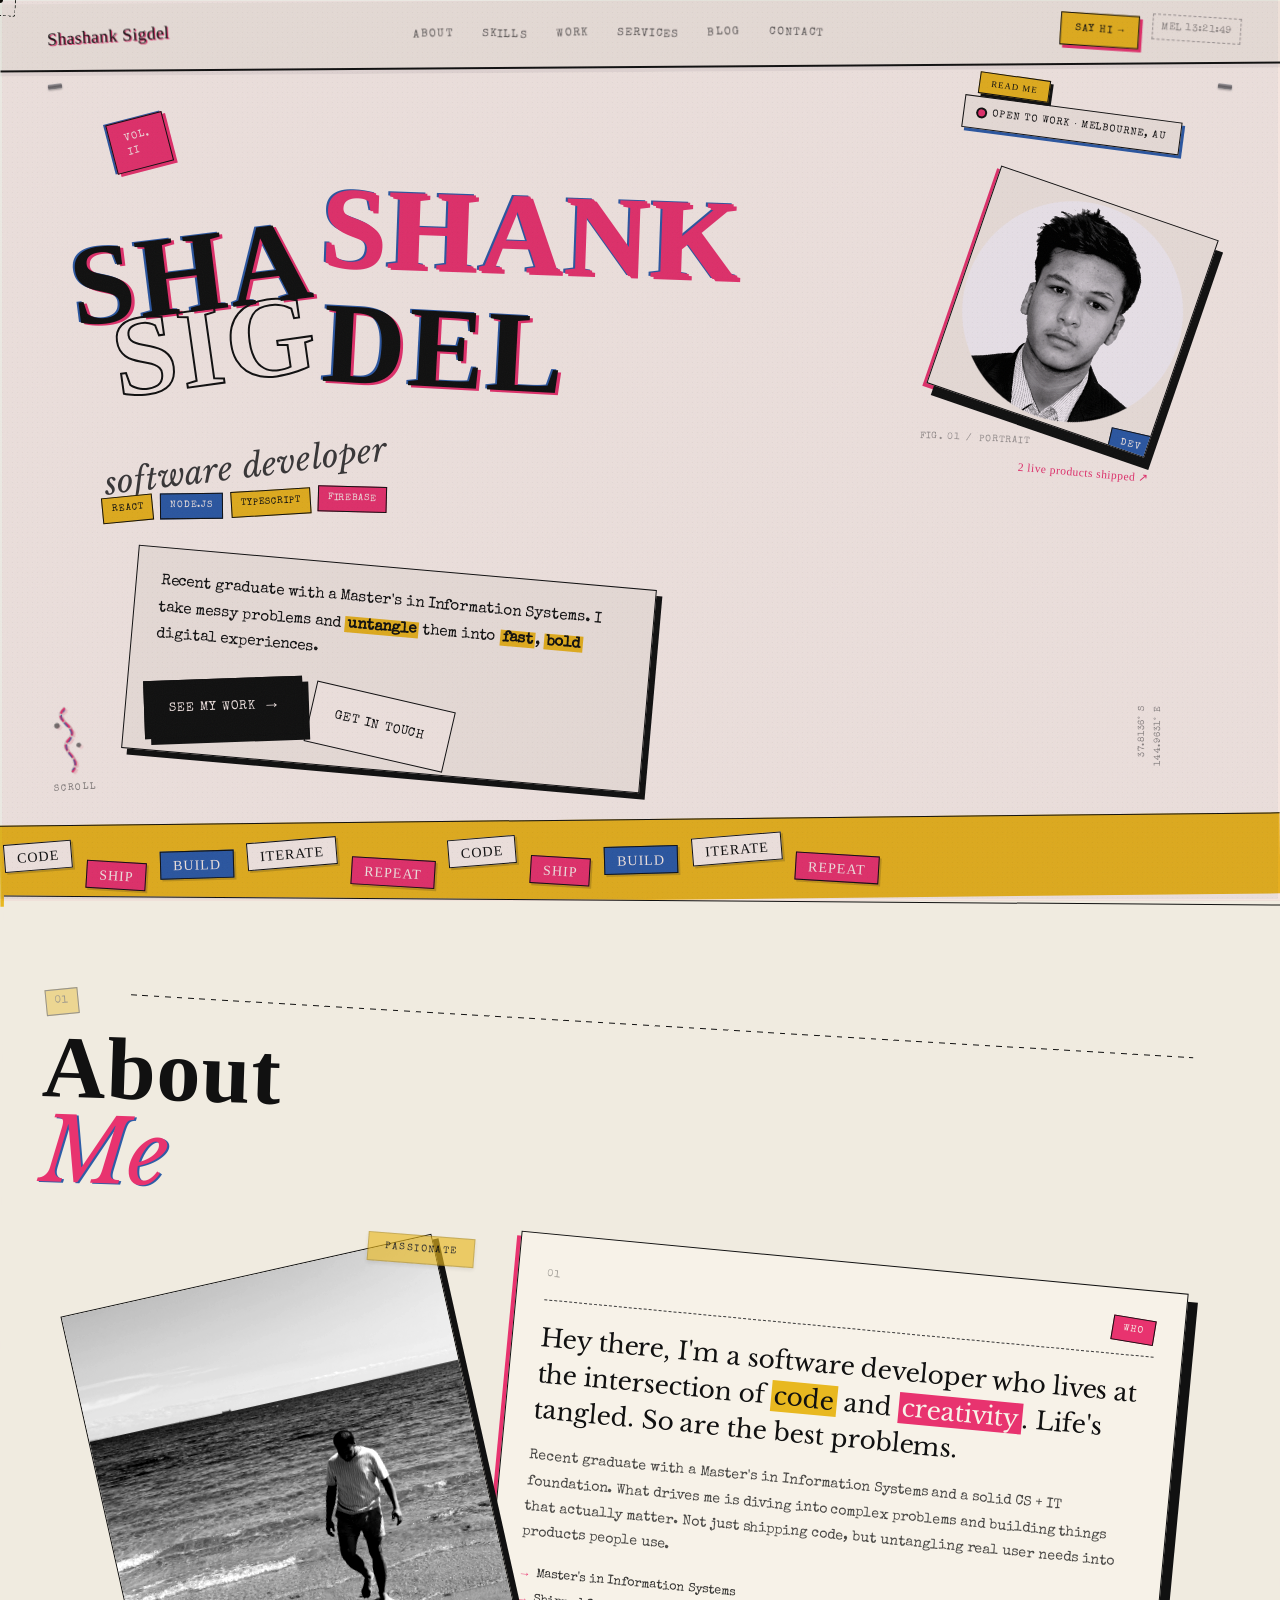
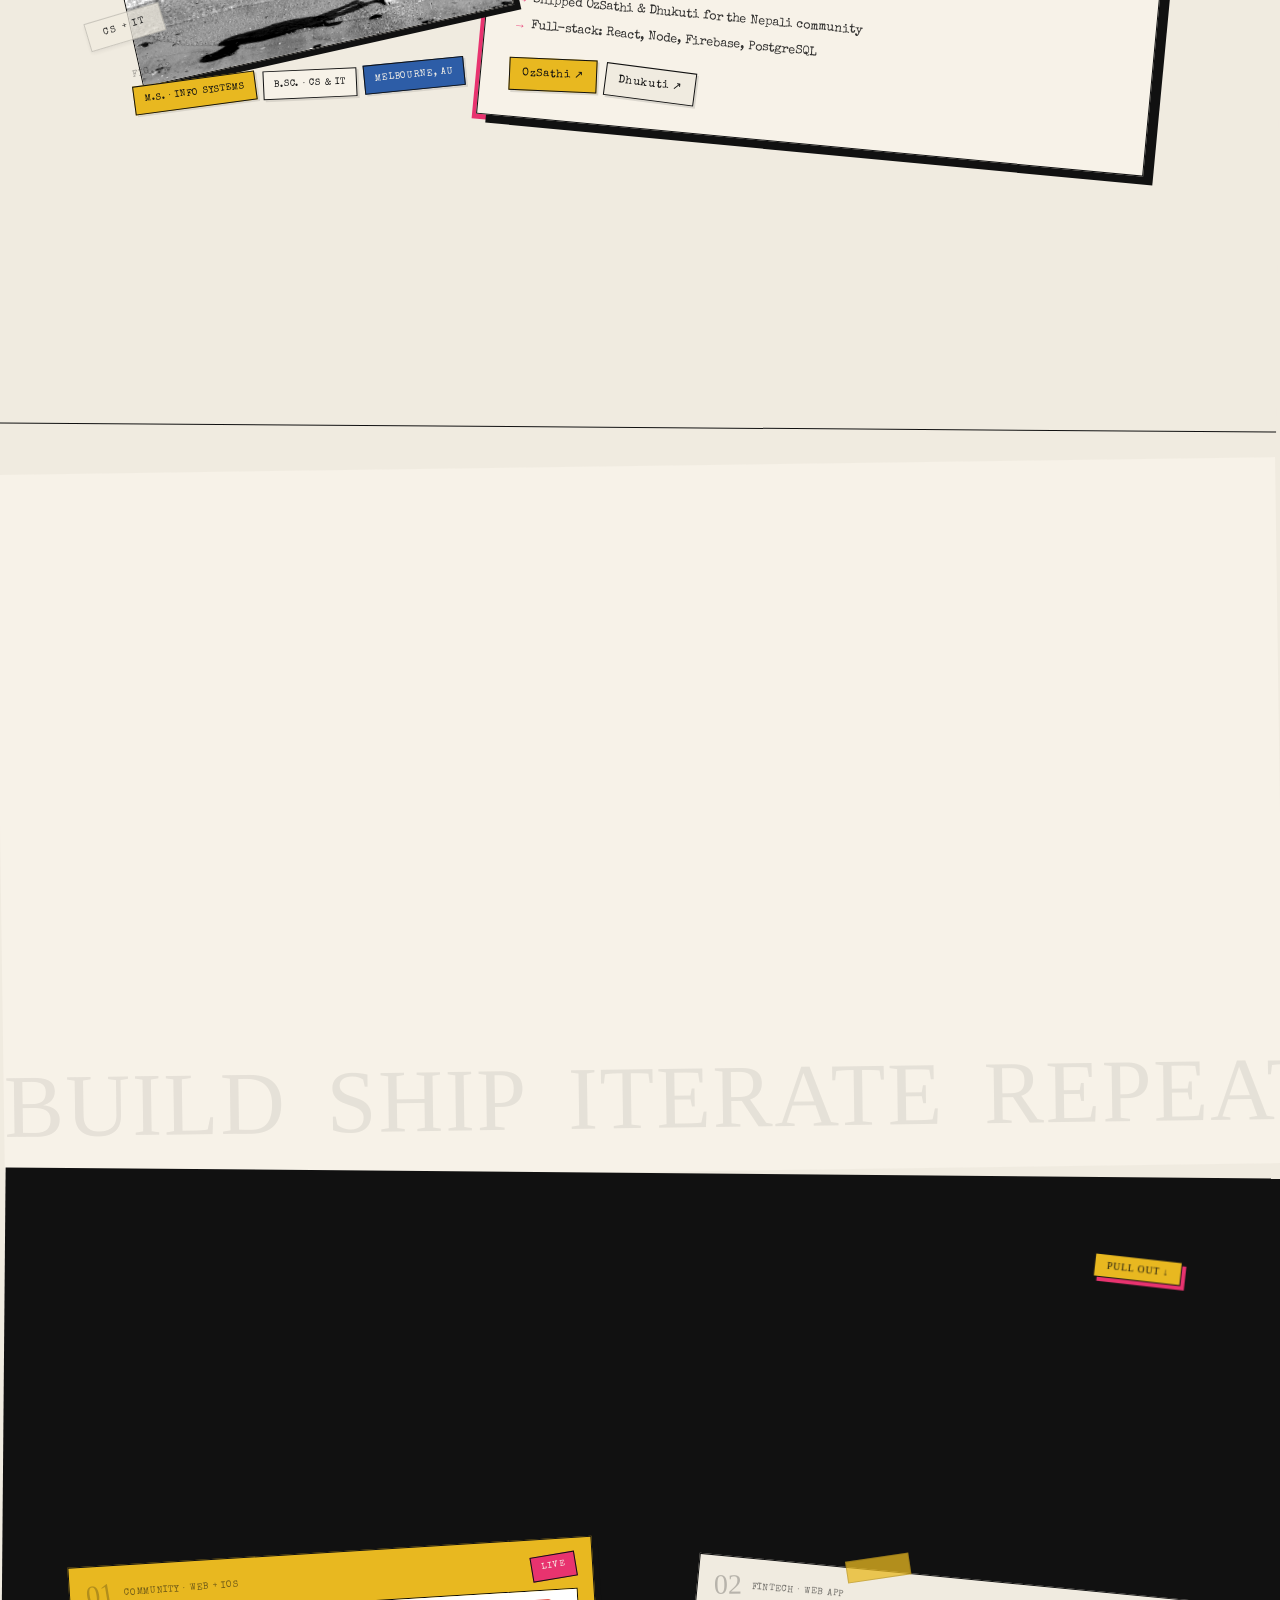
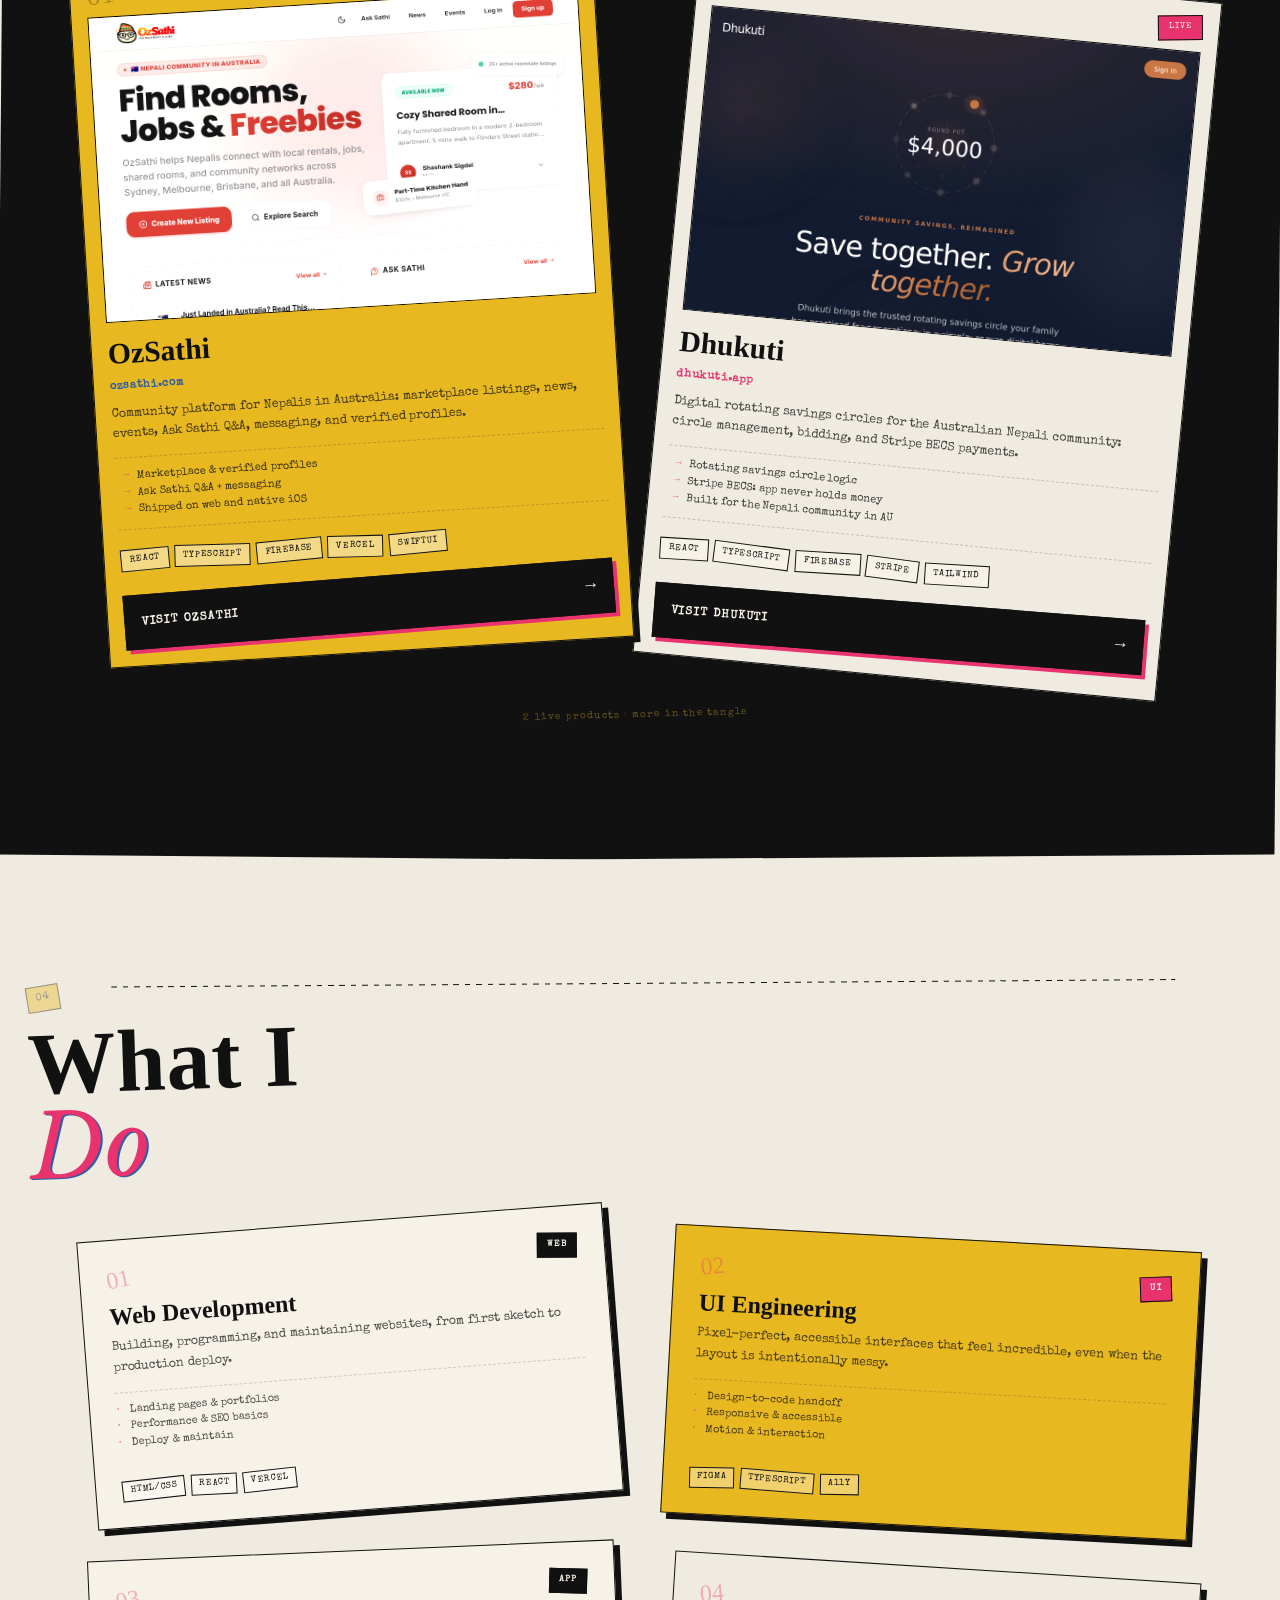
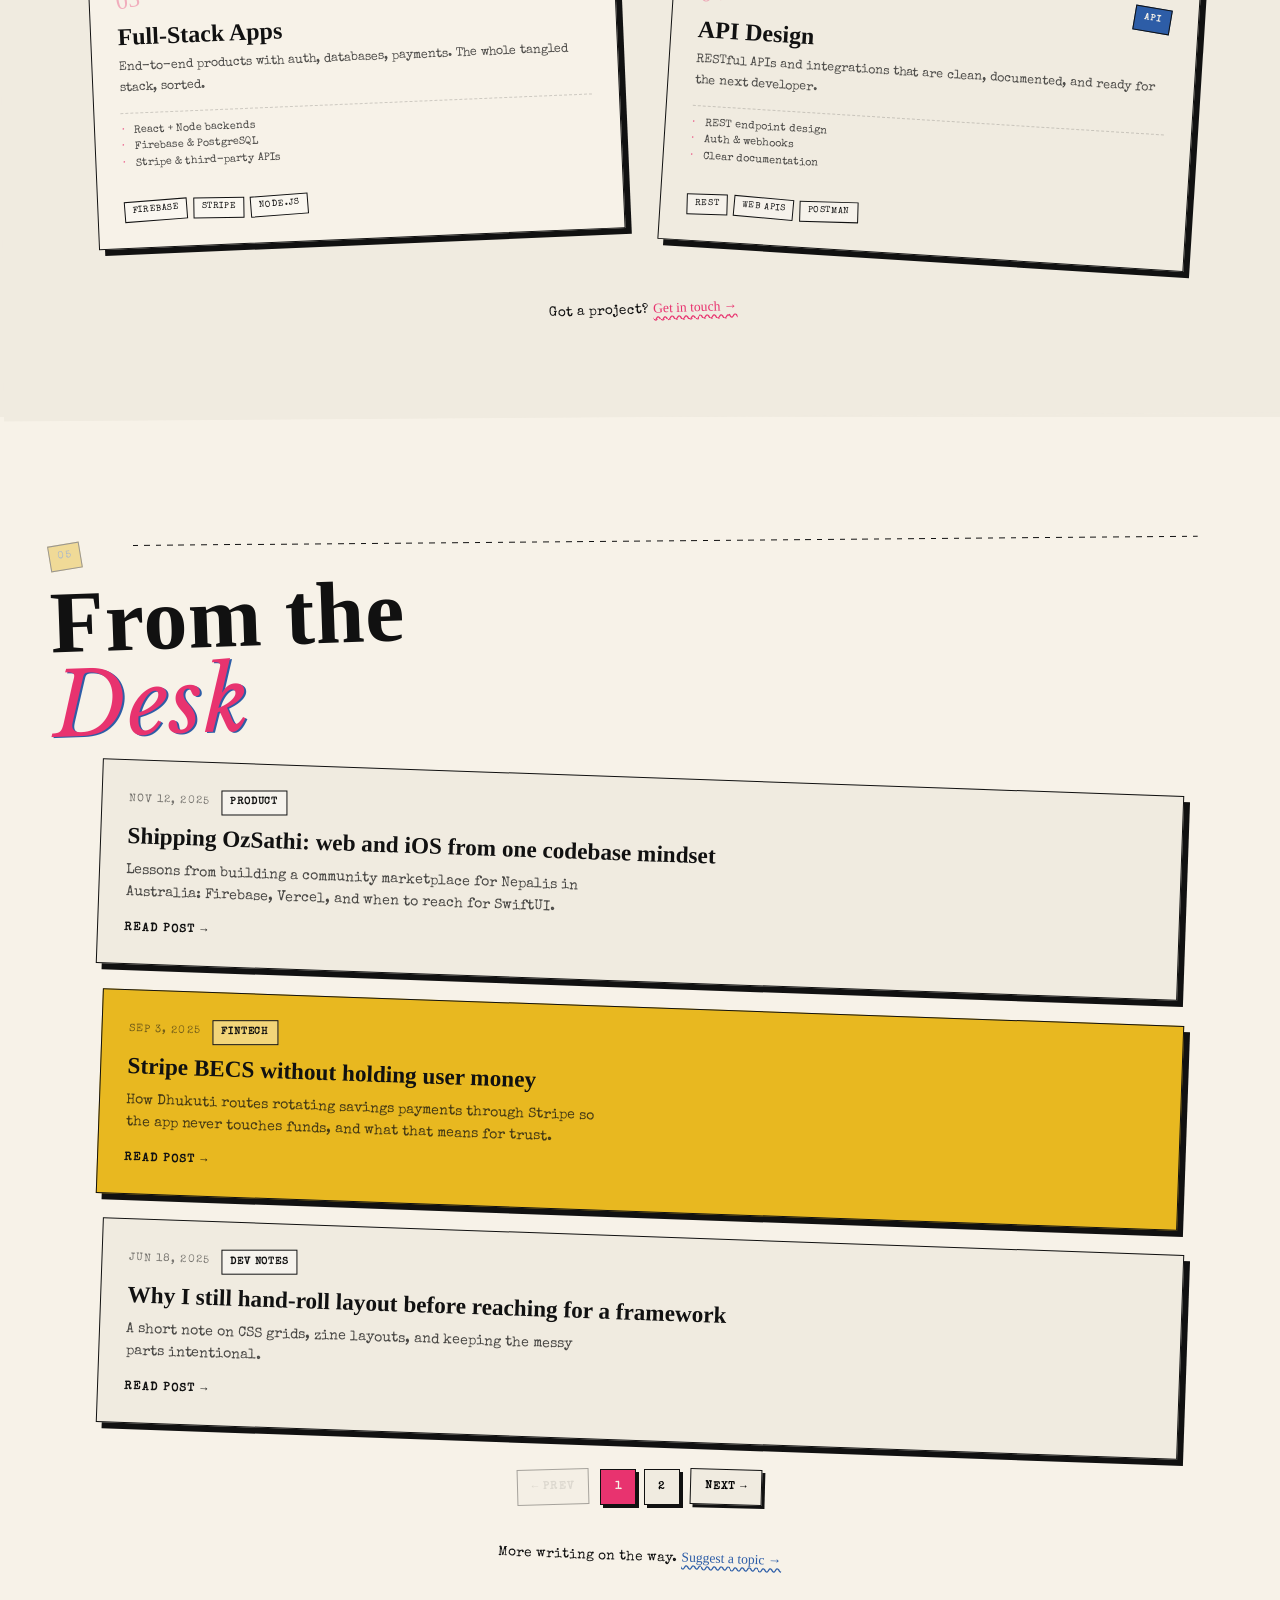
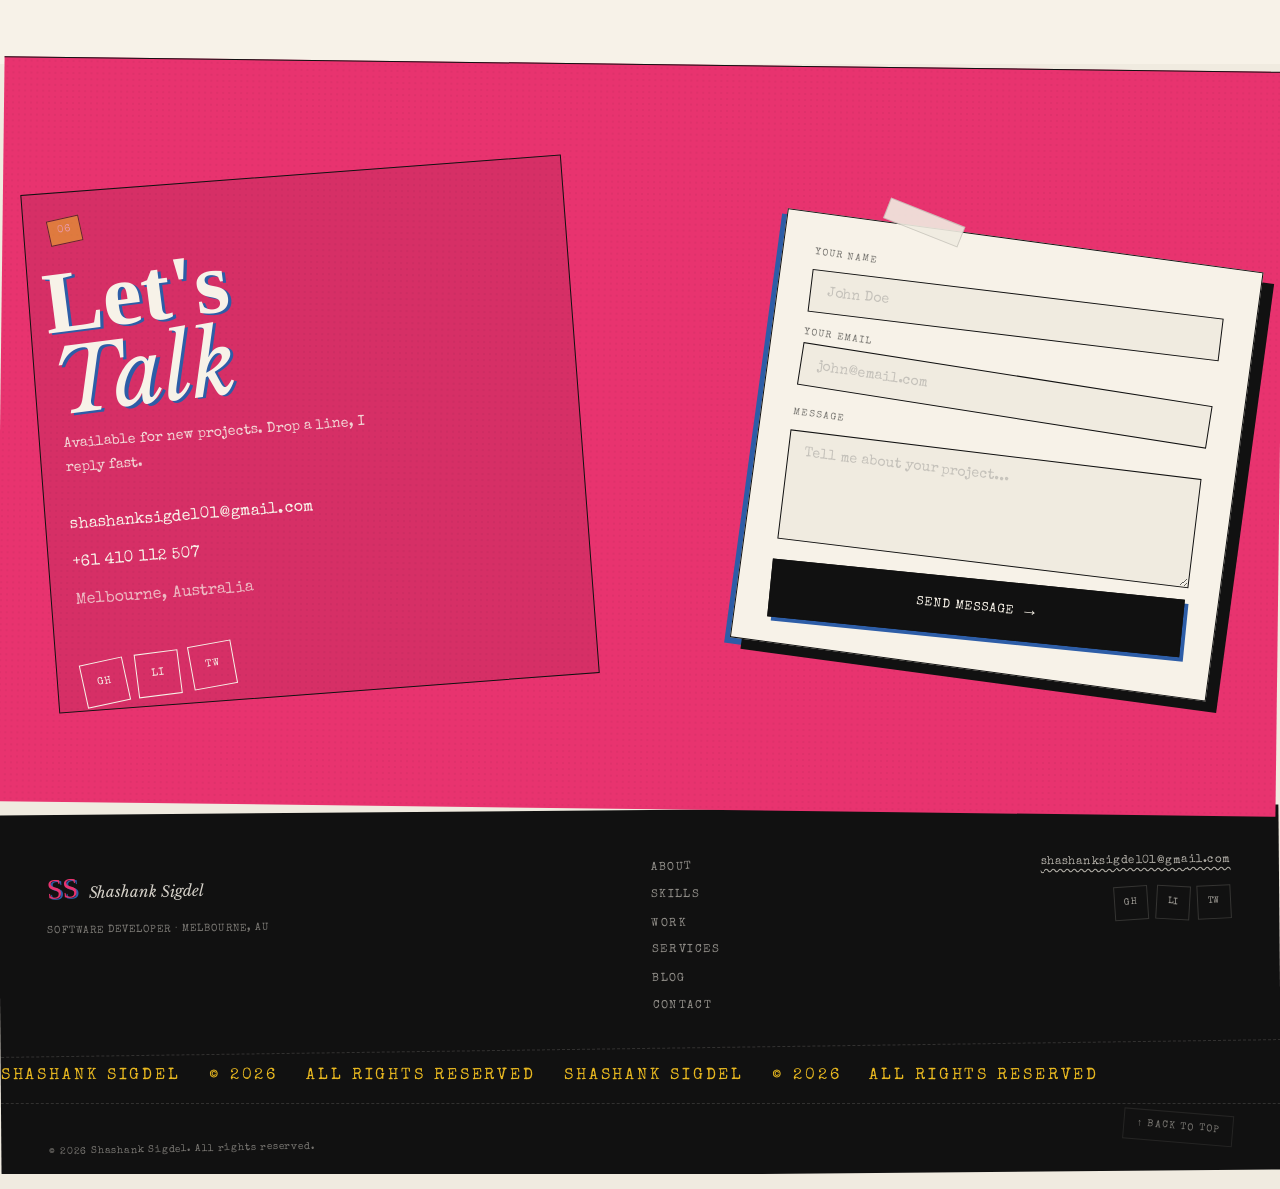
<file: index.html>
<!DOCTYPE html>
<html lang="en">
  <head>
    <meta charset="UTF-8" />
    <meta name="viewport" content="width=device-width, initial-scale=1.0" />
    <meta
      name="description"
      content="Shashank Sigdel, Software Developer based in Melbourne."
    />
    <title>Shashank Sigdel</title>
    <link rel="icon" href="data:image/svg+xml,<svg xmlns='http://www.w3.org/2000/svg' viewBox='0 0 100 100'><rect width='100' height='100' fill='%23f0ebe0'/><text x='50' y='68' font-size='46' font-family='Georgia' font-weight='bold' text-anchor='middle' fill='%23111'>SS</text></svg>" />
    <link rel="preconnect" href="https://fonts.googleapis.com" />
    <link rel="preconnect" href="https://fonts.gstatic.com" crossorigin />
    <link
      href="https://fonts.googleapis.com/css2?family=Libre+Baskerville:ital,wght@0,400;0,700;1,400&family=Permanent+Marker&family=Special+Elite&display=swap"
      rel="stylesheet"
    />
    <link rel="stylesheet" href="css/style.css" />
  </head>
  <body class="zine-riso zine-scatter zine-tangled">
  <a href="#main" class="skip-link">Skip to content</a>

  <!-- Xerox / Riso overlays -->
  <div class="paper-texture" aria-hidden="true"></div>
  <div class="halftone" aria-hidden="true"></div>
  <div class="riso-layer riso-layer--pink" id="riso-pink" aria-hidden="true"></div>
  <div class="riso-layer riso-layer--blue" id="riso-blue" aria-hidden="true"></div>

  <!-- Custom cursor -->
  <div class="cursor" id="cursor" aria-hidden="true">
    <span class="cursor__dot"></span>
    <span class="cursor__ring"></span>
    <span class="cursor__label">READ</span>
  </div>

  <!-- Fixed UI chrome -->
  <header class="chrome">
    <div class="chrome__left">
      <a href="#hero" class="chrome__logo" data-magnetic aria-label="Shashank Sigdel, home">
        <span class="chrome__logo-name">Shashank Sigdel</span>
      </a>
    </div>
    <nav class="chrome__nav" aria-label="Primary">
      <a href="#about" class="chrome__link" data-nav="about" data-magnetic>About</a>
      <a href="#skills" class="chrome__link" data-nav="skills" data-magnetic>Skills</a>
      <a href="#work" class="chrome__link" data-nav="work" data-magnetic>Work</a>
      <a href="#services" class="chrome__link" data-nav="services" data-magnetic>Services</a>
      <a href="#blog" class="chrome__link" data-nav="blog" data-magnetic>Blog</a>
      <a href="#contact" class="chrome__link" data-nav="contact" data-magnetic>Contact</a>
    </nav>
    <div class="chrome__right">
      <a href="#contact" class="chrome__cta" data-magnetic>Say hi →</a>
      <time class="chrome__time" id="live-time" datetime=""></time>
      <button class="chrome__menu-btn" id="menu-btn" aria-label="Open menu" aria-expanded="false">
        <span></span><span></span>
      </button>
    </div>
  </header>

  <!-- Mobile menu -->
  <div class="mobile-menu" id="mobile-menu" aria-hidden="true">
    <nav class="mobile-menu__nav" aria-label="Mobile">
      <a href="#about" class="mobile-menu__link" data-nav="about">About</a>
      <a href="#skills" class="mobile-menu__link" data-nav="skills">Skills</a>
      <a href="#work" class="mobile-menu__link" data-nav="work">Work</a>
      <a href="#services" class="mobile-menu__link" data-nav="services">Services</a>
      <a href="#blog" class="mobile-menu__link" data-nav="blog">Blog</a>
      <a href="#contact" class="mobile-menu__link" data-nav="contact">Contact</a>
    </nav>
    <a href="#contact" class="mobile-menu__cta">Say hi →</a>
    <p class="mobile-menu__meta">MELBOURNE, AU · SOFTWARE DEVELOPER</p>
  </div>

  <main id="main">

    <!-- ═══ HERO ═══ -->
    <section class="hero" id="hero">
      <div class="zine-staple zine-staple--tl" aria-hidden="true"></div>
      <div class="zine-staple zine-staple--tr" aria-hidden="true"></div>
      <div class="zine-scrap zine-scrap--read" aria-hidden="true">READ ME</div>

      <div class="hero__grid">
        <header class="hero__top" data-reveal>
          <div class="hero__stamp">
            <span>VOL.<br/>II</span>
          </div>
          <div class="hero__status">
            <span class="hero__status-dot" aria-hidden="true"></span>
            Open to work · Melbourne, AU
          </div>
        </header>

        <div class="hero__main">
          <div class="hero__title-wrap">
            <h1 class="hero__title" aria-label="Shashank Sigdel, Software Developer">
              <span class="hero__line hero__line--1" data-reveal>
                <span class="hero__word">SHA</span><span class="hero__word hero__word--accent">SHANK</span>
              </span>
              <span class="hero__line hero__line--2" data-reveal>
                <span class="hero__word hero__word--outline">SIG</span><span class="hero__word">DEL</span>
              </span>
              <span class="hero__line hero__line--3" data-reveal>
                <em class="hero__role">software developer</em>
              </span>
            </h1>
            <div class="hero__chips" data-reveal>
              <span>React</span><span>Node.js</span><span>TypeScript</span><span>Firebase</span>
            </div>
          </div>

          <aside class="hero__portrait" data-reveal>
            <div class="hero__portrait-frame">
              <img
                src="assets/profile_img-CCSnZ3Jm.svg"
                alt="Shashank Sigdel portrait"
                width="320"
                height="320"
                loading="eager"
              />
              <div class="hero__portrait-badge">DEV</div>
            </div>
            <div class="hero__portrait-caption">
              <span>FIG. 01</span><span>/</span><span>PORTRAIT</span>
            </div>
            <p class="hero__proof">2 live products shipped ↗</p>
          </aside>
        </div>

        <div class="hero__intro" data-reveal>
          <p class="hero__intro-text">
            Recent graduate with a Master's in Information Systems.
            I take messy problems and <strong>untangle</strong> them into
            <strong>fast</strong>, <strong>bold</strong> digital experiences.
          </p>
          <div class="hero__cta">
            <a href="#work" class="btn btn--primary" data-magnetic data-cursor="view">
              <span class="btn__text">See my work</span>
              <span class="btn__arrow">→</span>
            </a>
            <a href="#contact" class="btn btn--ghost" data-magnetic>
              <span class="btn__text">Get in touch</span>
            </a>
          </div>
        </div>

        <div class="hero__coords" aria-hidden="true" data-reveal>
          <span>37.8136° S</span>
          <span>144.9631° E</span>
        </div>
      </div>

      <div class="hero__marquee hero__marquee--bottom" aria-hidden="true">
        <div class="marquee marquee--reverse">
          <div class="marquee__inner marquee__inner--chips">
            <span class="marquee__chip marquee__chip--high">CODE</span>
            <span class="marquee__chip marquee__chip--low">SHIP</span>
            <span class="marquee__chip marquee__chip--mid">BUILD</span>
            <span class="marquee__chip marquee__chip--high">ITERATE</span>
            <span class="marquee__chip marquee__chip--low">REPEAT</span>
            <span class="marquee__chip marquee__chip--high">CODE</span>
            <span class="marquee__chip marquee__chip--low">SHIP</span>
            <span class="marquee__chip marquee__chip--mid">BUILD</span>
            <span class="marquee__chip marquee__chip--high">ITERATE</span>
            <span class="marquee__chip marquee__chip--low">REPEAT</span>
          </div>
        </div>
      </div>

      <a href="#about" class="hero__scroll" id="hero-scroll" aria-label="Scroll to about section">
        <svg class="hero__scroll-wire" viewBox="0 0 56 88" width="44" height="70" aria-hidden="true">
          <path
            class="hero__scroll-wire-shadow"
            d="M28 4 C8 18 48 28 28 44 C12 56 44 68 28 84"
            fill="none"
            stroke-width="5"
          />
          <path
            class="hero__scroll-wire-path hero__scroll-wire-path--pink"
            d="M28 4 C8 18 48 28 28 44 C12 56 44 68 28 84"
            fill="none"
            stroke-width="3"
          />
          <path
            class="hero__scroll-wire-path hero__scroll-wire-path--blue"
            d="M28 6 C10 20 46 30 28 46 C14 58 42 70 28 82"
            fill="none"
            stroke-width="1.5"
          />
          <circle class="hero__scroll-wire-knot" cx="16" cy="24" r="3.5" />
          <circle class="hero__scroll-wire-knot" cx="40" cy="52" r="3" />
        </svg>
        <span class="hero__scroll-label">scroll</span>
      </a>
    </section>

    <!-- ═══ ABOUT ═══ -->
    <section class="about section" id="about">
      <div class="section__header" data-reveal>
        <span class="section__index">01</span>
        <h2 class="section__title">About<br/><em>Me</em></h2>
        <div class="section__rule"></div>
      </div>

      <div class="about__board">
        <aside class="about__visual" data-reveal>
          <div class="about__collage">
            <div class="about__img-wrap">
              <img
                src="assets/me.jpg"
                alt="Shashank Sigdel"
                width="400"
                height="400"
                loading="lazy"
              />
            </div>
            <div class="about__tape about__tape--1">PASSIONATE</div>
            <div class="about__tape about__tape--2">CS + IT</div>
            <span class="about__fig" aria-hidden="true">FIG. 02</span>
          </div>
          <div class="about__creds">
            <span class="about__cred about__cred--ms">M.S. · Info Systems</span>
            <span class="about__cred about__cred--bs">B.Sc. · CS &amp; IT</span>
            <span class="about__cred about__cred--loc">Melbourne, AU</span>
          </div>
        </aside>

        <article class="about__panel" data-reveal>
          <div class="about__panel-top">
            <span class="about__panel-num">01</span>
            <span class="about__panel-stamp">WHO</span>
          </div>
          <p class="about__lead">
            Hey there, I'm a software developer who lives at the intersection of
            <span class="highlight">code</span> and <span class="highlight highlight--alt">creativity</span>.
            Life's tangled. So are the best problems.
          </p>
          <p class="about__body">
            Recent graduate with a Master's in Information Systems and a solid CS + IT foundation.
            What drives me is diving into complex problems and building things that actually matter.
            Not just shipping code, but untangling real user needs into products people use.
          </p>
          <ul class="about__highlights">
            <li>Master's in Information Systems</li>
            <li>Shipped OzSathi &amp; Dhukuti for the Nepali community</li>
            <li>Full-stack: React, Node, Firebase, PostgreSQL</li>
          </ul>
          <div class="about__tags">
            <a href="https://ozsathi.com" target="_blank" rel="noopener noreferrer" class="about__tag-link">OzSathi ↗</a>
            <a href="https://dhukuti.app" target="_blank" rel="noopener noreferrer" class="about__tag-link">Dhukuti ↗</a>
          </div>
        </article>

        <div class="about__stats">
          <div class="about__stat about__stat--exp" data-reveal>
            <span class="about__stat-stamp">EXP</span>
            <div class="about__stat-value">
              <span class="stat__num" data-count="1">0</span><span class="stat__plus">+</span>
            </div>
            <span class="stat__label">Years Building</span>
          </div>
          <div class="about__stat about__stat--products" data-reveal>
            <span class="about__stat-stamp">LIVE</span>
            <div class="about__stat-value">
              <span class="stat__num" data-count="2">0</span>
            </div>
            <span class="stat__label">Products Shipped</span>
          </div>
          <div class="about__stat about__stat--passion" data-reveal>
            <span class="about__stat-stamp">100%</span>
            <div class="about__stat-value">
              <span class="stat__num" data-count="100">0</span><span class="stat__plus">%</span>
            </div>
            <span class="stat__label">All In</span>
          </div>
        </div>
      </div>
    </section>

    <!-- ═══ SKILLS ═══ -->
    <section class="skills section" id="skills">
      <div class="section__header section__header--center" data-reveal>
        <span class="section__index">02</span>
        <h2 class="section__title">Stack &<br/><em>Tools</em></h2>
      </div>

      <div class="skills__board" data-reveal>
        <article class="skills__group skills__group--frontend">
          <h3 class="skills__group-label">Frontend</h3>
          <div class="skills__tags">
            <span class="skill-tag skill-tag--xl" data-tilt>React.js</span>
            <span class="skill-tag skill-tag--lg" data-tilt>TypeScript</span>
            <span class="skill-tag" data-tilt>JavaScript</span>
            <span class="skill-tag skill-tag--accent" data-tilt>HTML &amp; CSS</span>
            <span class="skill-tag" data-tilt>Responsive Design</span>
          </div>
        </article>

        <article class="skills__group skills__group--backend">
          <h3 class="skills__group-label">Backend</h3>
          <div class="skills__tags">
            <span class="skill-tag skill-tag--xl" data-tilt>Node.js</span>
            <span class="skill-tag skill-tag--lg" data-tilt>Web APIs</span>
            <span class="skill-tag" data-tilt>REST</span>
            <span class="skill-tag skill-tag--outline" data-tilt>PostgreSQL</span>
          </div>
        </article>

        <article class="skills__group skills__group--toolkit">
          <h3 class="skills__group-label">Toolkit</h3>
          <div class="skills__tags">
            <span class="skill-tag skill-tag--lg" data-tilt>Git</span>
            <span class="skill-tag" data-tilt>Figma</span>
            <span class="skill-tag skill-tag--outline" data-tilt>Agile</span>
            <span class="skill-tag skill-tag--accent" data-tilt>Firebase</span>
          </div>
        </article>
      </div>

      <div class="skills__marquee" aria-hidden="true">
        <div class="marquee">
          <div class="marquee__inner marquee__inner--skills">
            <span>BUILD</span><span>SHIP</span><span>ITERATE</span><span>REPEAT</span>
            <span>BUILD</span><span>SHIP</span><span>ITERATE</span><span>REPEAT</span>
          </div>
        </div>
      </div>
    </section>

    <!-- ═══ WORK ═══ -->
    <section class="work section" id="work">
      <div class="zine-scrap zine-scrap--pull" aria-hidden="true">PULL OUT ↓</div>
      <div class="section__header" data-reveal>
        <span class="section__index">03</span>
        <h2 class="section__title">Selected<br/><em>Work</em></h2>
        <div class="section__rule"></div>
      </div>

      <div class="work__board" id="work-track">
        <article class="work__card work__card--accent" data-reveal data-cursor="view">
          <div class="work__card-header">
            <span class="work__card-num">01</span>
            <span class="work__card-type">Community · Web + iOS</span>
            <span class="work__card-badge">LIVE</span>
          </div>
          <div class="work__card-img">
            <img src="assets/ozsathi.jpeg" alt="OzSathi, community marketplace for Nepalis in Australia" loading="lazy" />
          </div>
          <div class="work__card-body">
            <h3 class="work__card-title">OzSathi</h3>
            <p class="work__card-url">ozsathi.com</p>
            <p class="work__card-desc">
              Community platform for Nepalis in Australia: marketplace listings, news, events,
              Ask Sathi Q&amp;A, messaging, and verified profiles.
            </p>
            <ul class="work__card-highlights">
              <li>Marketplace &amp; verified profiles</li>
              <li>Ask Sathi Q&amp;A + messaging</li>
              <li>Shipped on web and native iOS</li>
            </ul>
            <div class="work__card-tags">
              <span>React</span><span>TypeScript</span><span>Firebase</span><span>Vercel</span><span>SwiftUI</span>
            </div>
            <a href="https://ozsathi.com" class="work__card-cta" target="_blank" rel="noopener noreferrer">
              Visit OzSathi <span>→</span>
            </a>
          </div>
        </article>

        <article class="work__card work__card--dark" data-reveal data-cursor="view">
          <div class="work__card-header">
            <span class="work__card-num">02</span>
            <span class="work__card-type">Fintech · Web App</span>
            <span class="work__card-badge">LIVE</span>
          </div>
          <div class="work__card-img">
            <img src="assets/dhukuti.jpg" alt="Dhukuti, digital rotating savings circle" loading="lazy" />
          </div>
          <div class="work__card-body">
            <h3 class="work__card-title">Dhukuti</h3>
            <p class="work__card-url">dhukuti.app</p>
            <p class="work__card-desc">
              Digital rotating savings circles for the Australian Nepali community:
              circle management, bidding, and Stripe BECS payments.
            </p>
            <ul class="work__card-highlights">
              <li>Rotating savings circle logic</li>
              <li>Stripe BECS: app never holds money</li>
              <li>Built for the Nepali community in AU</li>
            </ul>
            <div class="work__card-tags">
              <span>React</span><span>TypeScript</span><span>Firebase</span><span>Stripe</span><span>Tailwind</span>
            </div>
            <a href="https://dhukuti.app" class="work__card-cta" target="_blank" rel="noopener noreferrer">
              Visit Dhukuti <span>→</span>
            </a>
          </div>
        </article>
      </div>

      <p class="work__hint" aria-hidden="true">2 live products · more in the tangle</p>
    </section>

    <!-- ═══ SERVICES ═══ -->
    <section class="services section" id="services">
      <div class="section__header" data-reveal>
        <span class="section__index">04</span>
        <h2 class="section__title">What I<br/><em>Do</em></h2>
        <div class="section__rule"></div>
      </div>

      <div class="services__board">
        <article class="services__card services__card--web" data-reveal>
          <div class="services__card-top">
            <span class="services__num">01</span>
            <span class="services__stamp">WEB</span>
          </div>
          <h3 class="services__title">Web Development</h3>
          <p class="services__desc">
            Building, programming, and maintaining websites, from first sketch to production deploy.
          </p>
          <ul class="services__includes">
            <li>Landing pages &amp; portfolios</li>
            <li>Performance &amp; SEO basics</li>
            <li>Deploy &amp; maintain</li>
          </ul>
          <div class="services__tags">
            <span>HTML/CSS</span><span>React</span><span>Vercel</span>
          </div>
        </article>

        <article class="services__card services__card--ui" data-reveal>
          <div class="services__card-top">
            <span class="services__num">02</span>
            <span class="services__stamp">UI</span>
          </div>
          <h3 class="services__title">UI Engineering</h3>
          <p class="services__desc">
            Pixel-perfect, accessible interfaces that feel incredible, even when the layout is intentionally messy.
          </p>
          <ul class="services__includes">
            <li>Design-to-code handoff</li>
            <li>Responsive &amp; accessible</li>
            <li>Motion &amp; interaction</li>
          </ul>
          <div class="services__tags">
            <span>Figma</span><span>TypeScript</span><span>a11y</span>
          </div>
        </article>

        <article class="services__card services__card--fullstack" data-reveal>
          <div class="services__card-top">
            <span class="services__num">03</span>
            <span class="services__stamp">APP</span>
          </div>
          <h3 class="services__title">Full-Stack Apps</h3>
          <p class="services__desc">
            End-to-end products with auth, databases, payments. The whole tangled stack, sorted.
          </p>
          <ul class="services__includes">
            <li>React + Node backends</li>
            <li>Firebase &amp; PostgreSQL</li>
            <li>Stripe &amp; third-party APIs</li>
          </ul>
          <div class="services__tags">
            <span>Firebase</span><span>Stripe</span><span>Node.js</span>
          </div>
        </article>

        <article class="services__card services__card--api" data-reveal>
          <div class="services__card-top">
            <span class="services__num">04</span>
            <span class="services__stamp">API</span>
          </div>
          <h3 class="services__title">API Design</h3>
          <p class="services__desc">
            RESTful APIs and integrations that are clean, documented, and ready for the next developer.
          </p>
          <ul class="services__includes">
            <li>REST endpoint design</li>
            <li>Auth &amp; webhooks</li>
            <li>Clear documentation</li>
          </ul>
          <div class="services__tags">
            <span>REST</span><span>Web APIs</span><span>Postman</span>
          </div>
        </article>
      </div>

      <p class="services__footer" data-reveal>
        Got a project? <a href="#contact">Get in touch →</a>
      </p>
    </section>

    <!-- ═══ BLOG ═══ -->
    <section class="blog section" id="blog">
      <div class="section__header" data-reveal>
        <span class="section__index">05</span>
        <h2 class="section__title">From the<br/><em>Desk</em></h2>
        <div class="section__rule"></div>
      </div>

      <div class="blog__list" id="blog-list">
        <article class="blog__post" data-reveal data-blog-page="1">
          <div class="blog__post-meta">
            <time class="blog__date" datetime="2025-11-12">Nov 12, 2025</time>
            <span class="blog__tag">Product</span>
          </div>
          <h3 class="blog__title">
            <a href="blog/shipping-ozsathi.html">Shipping OzSathi: web and iOS from one codebase mindset</a>
          </h3>
          <p class="blog__excerpt">
            Lessons from building a community marketplace for Nepalis in Australia:
            Firebase, Vercel, and when to reach for SwiftUI.
          </p>
          <a href="blog/shipping-ozsathi.html" class="blog__read">Read post <span>→</span></a>
        </article>

        <article class="blog__post blog__post--accent" data-reveal data-blog-page="1">
          <div class="blog__post-meta">
            <time class="blog__date" datetime="2025-09-03">Sep 3, 2025</time>
            <span class="blog__tag">Fintech</span>
          </div>
          <h3 class="blog__title">
            <a href="blog/stripe-becs-dhukuti.html">Stripe BECS without holding user money</a>
          </h3>
          <p class="blog__excerpt">
            How Dhukuti routes rotating savings payments through Stripe so the app
            never touches funds, and what that means for trust.
          </p>
          <a href="blog/stripe-becs-dhukuti.html" class="blog__read">Read post <span>→</span></a>
        </article>

        <article class="blog__post" data-reveal data-blog-page="1">
          <div class="blog__post-meta">
            <time class="blog__date" datetime="2025-06-18">Jun 18, 2025</time>
            <span class="blog__tag">Dev notes</span>
          </div>
          <h3 class="blog__title">
            <a href="blog/hand-roll-layout.html">Why I still hand-roll layout before reaching for a framework</a>
          </h3>
          <p class="blog__excerpt">
            A short note on CSS grids, zine layouts, and keeping the messy parts intentional.
          </p>
          <a href="blog/hand-roll-layout.html" class="blog__read">Read post <span>→</span></a>
        </article>

        <article class="blog__post blog__post--accent" data-reveal data-blog-page="2">
          <div class="blog__post-meta">
            <time class="blog__date" datetime="2025-10-22">Oct 22, 2025</time>
            <span class="blog__tag">Dev notes</span>
          </div>
          <h3 class="blog__title">
            <a href="blog/firestore-security-rules.html">Firestore security rules I copy into every project</a>
          </h3>
          <p class="blog__excerpt">
            Auth helpers, owner checks, and the three rules I set up before writing features
            on OzSathi and Dhukuti.
          </p>
          <a href="blog/firestore-security-rules.html" class="blog__read">Read post <span>→</span></a>
        </article>
      </div>

      <nav class="blog__pagination" id="blog-pagination" aria-label="Blog pages" hidden>
        <button type="button" class="blog__page-btn blog__page-btn--prev" data-blog-nav="prev" aria-label="Previous page" disabled>← Prev</button>
        <div class="blog__page-numbers" id="blog-page-numbers"></div>
        <button type="button" class="blog__page-btn blog__page-btn--next" data-blog-nav="next" aria-label="Next page">Next →</button>
      </nav>

      <p class="blog__footer" data-reveal>
        More writing on the way. <a href="#contact">Suggest a topic →</a>
      </p>
    </section>

    <!-- ═══ CONTACT ═══ -->
    <section class="contact section" id="contact">
      <div class="contact__grid">
        <div class="contact__left" data-reveal>
          <span class="section__index">06</span>
          <h2 class="contact__title">
            Let's<br/>
            <em>Talk</em>
          </h2>
          <p class="contact__sub">
            Available for new projects. Drop a line, I reply fast.
          </p>

          <address class="contact__info">
            <a href="mailto:shashanksigdel01@gmail.com" class="contact__link" data-magnetic>
              shashanksigdel01@gmail.com
            </a>
            <a href="tel:+61410112507" class="contact__link" data-magnetic>
              +61 410 112 507
            </a>
            <span class="contact__link contact__link--static">Melbourne, Australia</span>
          </address>

          <div class="contact__socials">
            <a href="#" class="social-link" data-magnetic aria-label="GitHub">GH</a>
            <a href="#" class="social-link" data-magnetic aria-label="LinkedIn">LI</a>
            <a href="#" class="social-link" data-magnetic aria-label="Twitter">TW</a>
          </div>
        </div>

        <form class="contact__form" data-reveal id="contact-form">
          <div class="form__group">
            <label for="name" class="form__label">Your Name</label>
            <input type="text" id="name" name="name" class="form__input" placeholder="John Doe" required />
          </div>
          <div class="form__group">
            <label for="email" class="form__label">Your Email</label>
            <input type="email" id="email" name="email" class="form__input" placeholder="john@email.com" required />
          </div>
          <div class="form__group">
            <label for="message" class="form__label">Message</label>
            <textarea id="message" name="message" class="form__input form__textarea" placeholder="Tell me about your project..." rows="5" required></textarea>
          </div>
          <button type="submit" class="btn btn--primary btn--full" data-magnetic>
            <span class="btn__text">Send Message</span>
            <span class="btn__arrow">→</span>
          </button>
        </form>
      </div>
    </section>

  </main>

  <!-- ═══ FOOTER ═══ -->
  <footer class="footer">
    <div class="footer__main">
      <div class="footer__brand">
        <a href="#hero" class="footer__logo" data-magnetic aria-label="Back to top">
          <span class="footer__logo-main">SS</span>
          <span class="footer__logo-name">Shashank Sigdel</span>
        </a>
        <p class="footer__tagline">Software developer · Melbourne, AU</p>
      </div>

      <nav class="footer__nav" aria-label="Footer">
        <a href="#about" class="footer__link" data-nav="about">About</a>
        <a href="#skills" class="footer__link" data-nav="skills">Skills</a>
        <a href="#work" class="footer__link" data-nav="work">Work</a>
        <a href="#services" class="footer__link" data-nav="services">Services</a>
        <a href="#blog" class="footer__link" data-nav="blog">Blog</a>
        <a href="#contact" class="footer__link" data-nav="contact">Contact</a>
      </nav>

      <div class="footer__aside">
        <a href="mailto:shashanksigdel01@gmail.com" class="footer__email">shashanksigdel01@gmail.com</a>
        <div class="footer__socials">
          <a href="#" class="footer__social" aria-label="GitHub">GH</a>
          <a href="#" class="footer__social" aria-label="LinkedIn">LI</a>
          <a href="#" class="footer__social" aria-label="Twitter">TW</a>
        </div>
      </div>
    </div>

    <div class="footer__marquee" aria-hidden="true">
      <div class="marquee">
        <div class="marquee__inner footer__marquee-inner">
          <span>SHASHANK SIGDEL</span>
          <span>© 2026</span>
          <span>ALL RIGHTS RESERVED</span>
          <span>SHASHANK SIGDEL</span>
          <span>© 2026</span>
          <span>ALL RIGHTS RESERVED</span>
        </div>
      </div>
    </div>

    <div class="footer__bottom">
      <p class="footer__copy">© 2026 Shashank Sigdel. All rights reserved.</p>
      <a href="#hero" class="footer__top" data-magnetic>↑ Back to top</a>
    </div>
  </footer>

  <script src="js/main.js" defer></script>
  </body>
</html>
</file>
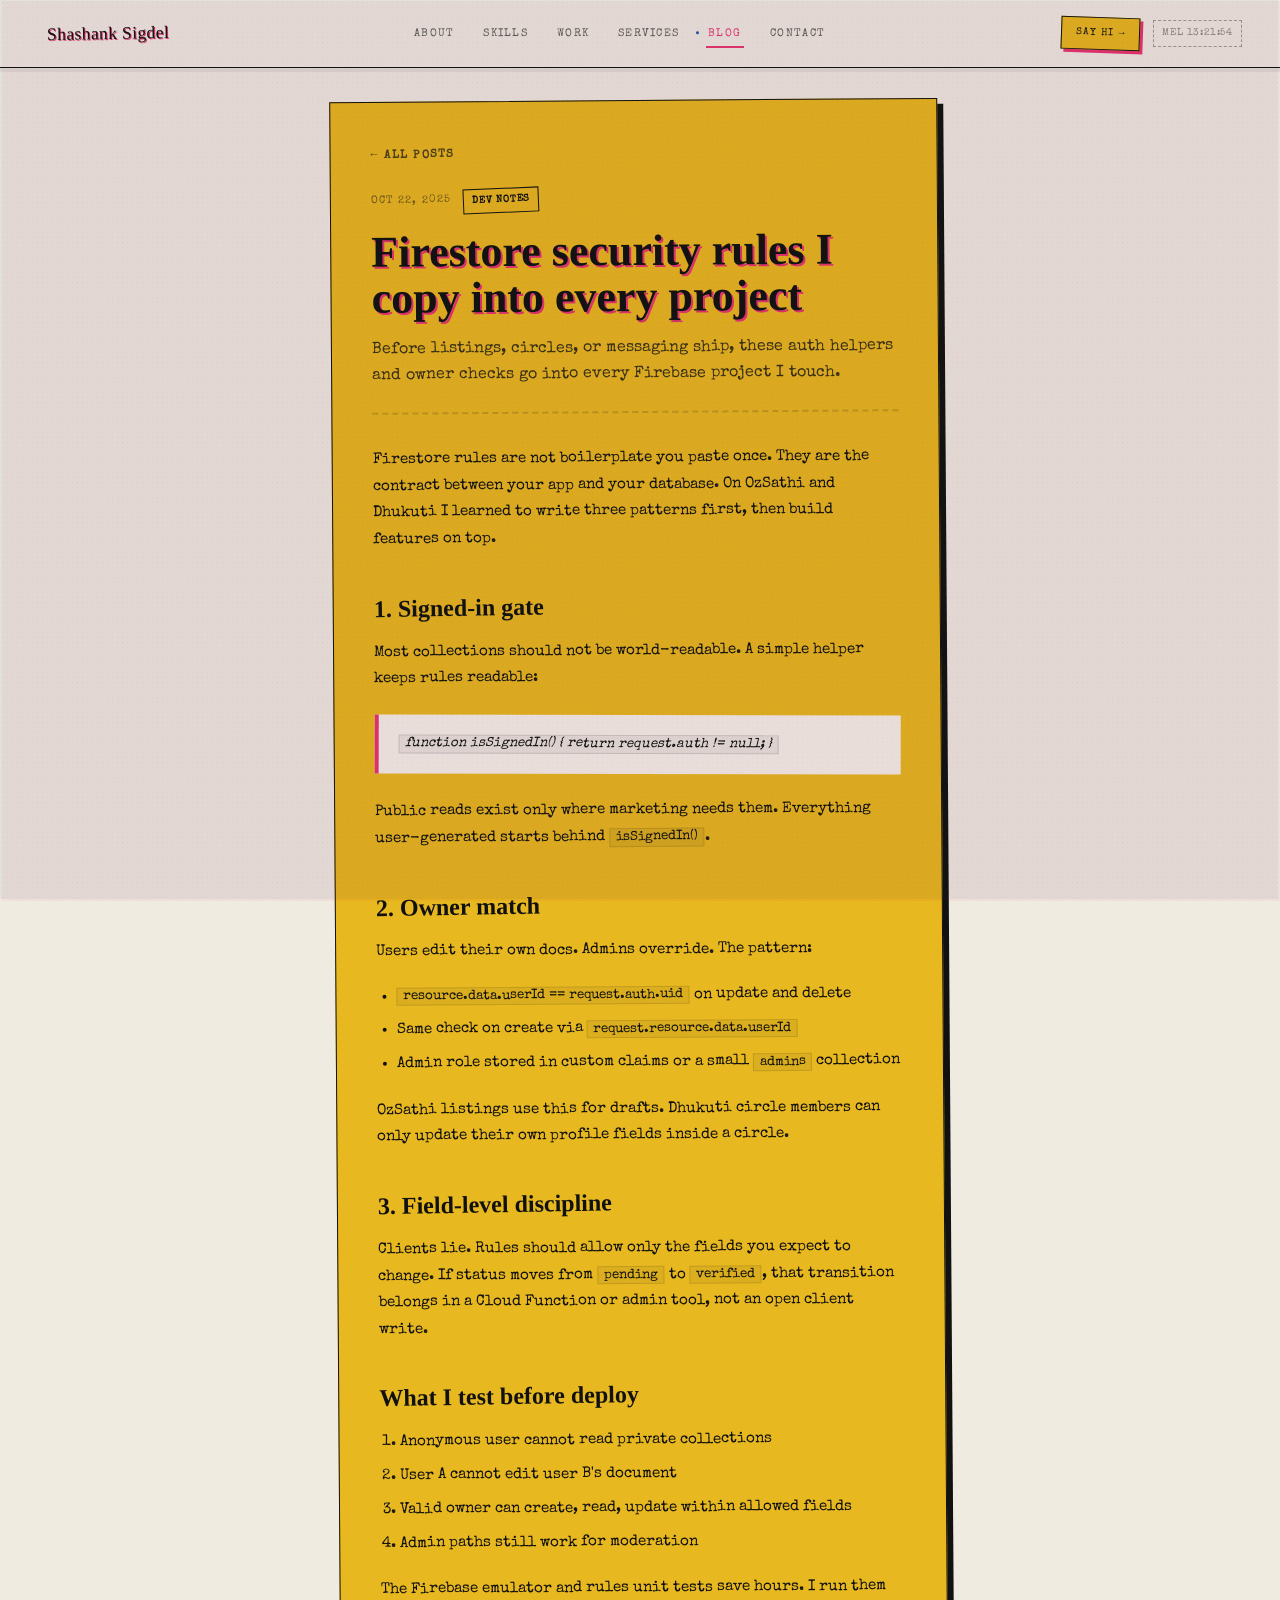
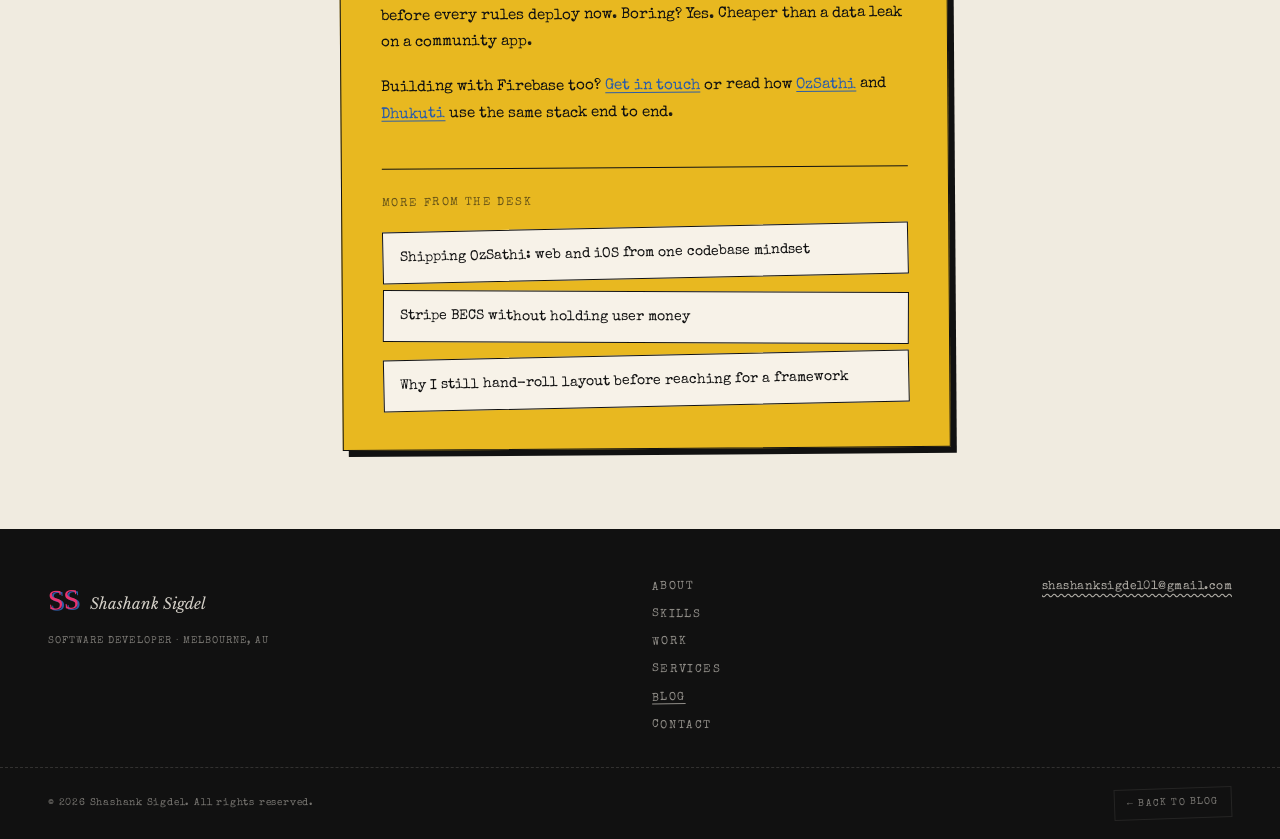
<file: blog/firestore-security-rules.html>
<!DOCTYPE html>
<html lang="en">
  <head>
    <meta charset="UTF-8" />
    <meta name="viewport" content="width=device-width, initial-scale=1.0" />
    <meta
      name="description"
      content="Firestore security rules and auth patterns reused across OzSathi and Dhukuti."
    />
    <title>Firestore security rules · Shashank Sigdel</title>
    <link rel="icon" href="data:image/svg+xml,<svg xmlns='http://www.w3.org/2000/svg' viewBox='0 0 100 100'><rect width='100' height='100' fill='%23f0ebe0'/><text x='50' y='68' font-size='46' font-family='Georgia' font-weight='bold' text-anchor='middle' fill='%23111'>SS</text></svg>" />
    <link rel="preconnect" href="https://fonts.googleapis.com" />
    <link rel="preconnect" href="https://fonts.gstatic.com" crossorigin />
    <link
      href="https://fonts.googleapis.com/css2?family=Libre+Baskerville:ital,wght@0,400;0,700;1,400&family=Permanent+Marker&family=Special+Elite&display=swap"
      rel="stylesheet"
    />
    <link rel="stylesheet" href="../css/style.css" />
  </head>
  <body class="zine-riso blog-detail-page">
    <a href="#main" class="skip-link">Skip to content</a>

    <div class="paper-texture" aria-hidden="true"></div>
    <div class="halftone" aria-hidden="true"></div>
    <div class="riso-layer riso-layer--pink" id="riso-pink" aria-hidden="true"></div>
    <div class="riso-layer riso-layer--blue" id="riso-blue" aria-hidden="true"></div>

    <header class="chrome">
      <div class="chrome__left">
        <a href="../index.html#hero" class="chrome__logo" aria-label="Shashank Sigdel, home">
          <span class="chrome__logo-name">Shashank Sigdel</span>
        </a>
      </div>
      <nav class="chrome__nav" aria-label="Primary">
        <a href="../index.html#about" class="chrome__link" data-nav="about">About</a>
        <a href="../index.html#skills" class="chrome__link" data-nav="skills">Skills</a>
        <a href="../index.html#work" class="chrome__link" data-nav="work">Work</a>
        <a href="../index.html#services" class="chrome__link" data-nav="services">Services</a>
        <a href="../index.html#blog" class="chrome__link is-active" data-nav="blog">Blog</a>
        <a href="../index.html#contact" class="chrome__link" data-nav="contact">Contact</a>
      </nav>
      <div class="chrome__right">
        <a href="../index.html#contact" class="chrome__cta">Say hi →</a>
        <time class="chrome__time" id="live-time" datetime=""></time>
      </div>
    </header>

    <main id="main">
      <article class="blog-article">
        <div class="blog-article__card blog-article__card--accent">
          <a href="../index.html?blog-page=2#blog" class="blog-article__back">← All posts</a>

          <header class="blog-article__header">
            <div class="blog-article__meta">
              <time class="blog-article__date" datetime="2025-10-22">Oct 22, 2025</time>
              <span class="blog-article__tag">Dev notes</span>
            </div>
            <h1 class="blog-article__title">Firestore security rules I copy into every project</h1>
            <p class="blog-article__dek">
              Before listings, circles, or messaging ship, these auth helpers and owner checks
              go into every Firebase project I touch.
            </p>
          </header>

          <div class="blog-article__body">
            <p>
              Firestore rules are not boilerplate you paste once. They are the contract between your
              app and your database. On OzSathi and Dhukuti I learned to write three patterns first,
              then build features on top.
            </p>

            <h2>1. Signed-in gate</h2>
            <p>
              Most collections should not be world-readable. A simple helper keeps rules readable:
            </p>
            <blockquote>
              <code>function isSignedIn() { return request.auth != null; }</code>
            </blockquote>
            <p>
              Public reads exist only where marketing needs them. Everything user-generated starts
              behind <code>isSignedIn()</code>.
            </p>

            <h2>2. Owner match</h2>
            <p>
              Users edit their own docs. Admins override. The pattern:
            </p>
            <ul>
              <li><code>resource.data.userId == request.auth.uid</code> on update and delete</li>
              <li>Same check on create via <code>request.resource.data.userId</code></li>
              <li>Admin role stored in custom claims or a small <code>admins</code> collection</li>
            </ul>
            <p>
              OzSathi listings use this for drafts. Dhukuti circle members can only update their
              own profile fields inside a circle.
            </p>

            <h2>3. Field-level discipline</h2>
            <p>
              Clients lie. Rules should allow only the fields you expect to change. If status moves
              from <code>pending</code> to <code>verified</code>, that transition belongs in a Cloud
              Function or admin tool, not an open client write.
            </p>

            <h2>What I test before deploy</h2>
            <ol>
              <li>Anonymous user cannot read private collections</li>
              <li>User A cannot edit user B's document</li>
              <li>Valid owner can create, read, update within allowed fields</li>
              <li>Admin paths still work for moderation</li>
            </ol>

            <p>
              The Firebase emulator and rules unit tests save hours. I run them before every rules
              deploy now. Boring? Yes. Cheaper than a data leak on a community app.
            </p>
            <p>
              Building with Firebase too? <a href="../index.html#contact">Get in touch</a> or read how
              <a href="shipping-ozsathi.html">OzSathi</a> and <a href="stripe-becs-dhukuti.html">Dhukuti</a>
              use the same stack end to end.
            </p>
          </div>

          <footer class="blog-article__related">
            <p class="blog-article__related-title">More from the desk</p>
            <nav class="blog-article__related-list" aria-label="Related posts">
              <a href="shipping-ozsathi.html" class="blog-article__related-link">Shipping OzSathi: web and iOS from one codebase mindset</a>
              <a href="stripe-becs-dhukuti.html" class="blog-article__related-link">Stripe BECS without holding user money</a>
              <a href="hand-roll-layout.html" class="blog-article__related-link">Why I still hand-roll layout before reaching for a framework</a>
            </nav>
          </footer>
        </div>
      </article>
    </main>

    <footer class="footer">
      <div class="footer__main">
        <div class="footer__brand">
          <a href="../index.html#hero" class="footer__logo" aria-label="Back to home">
            <span class="footer__logo-main">SS</span>
            <span class="footer__logo-name">Shashank Sigdel</span>
          </a>
          <p class="footer__tagline">Software developer · Melbourne, AU</p>
        </div>
        <nav class="footer__nav" aria-label="Footer">
          <a href="../index.html#about" class="footer__link">About</a>
          <a href="../index.html#skills" class="footer__link">Skills</a>
          <a href="../index.html#work" class="footer__link">Work</a>
          <a href="../index.html#services" class="footer__link">Services</a>
          <a href="../index.html#blog" class="footer__link">Blog</a>
          <a href="../index.html#contact" class="footer__link">Contact</a>
        </nav>
        <div class="footer__aside">
          <a href="mailto:shashanksigdel01@gmail.com" class="footer__email">shashanksigdel01@gmail.com</a>
        </div>
      </div>
      <div class="footer__bottom">
        <p class="footer__copy">© 2026 Shashank Sigdel. All rights reserved.</p>
        <a href="../index.html?blog-page=2#blog" class="footer__top">← Back to blog</a>
      </div>
    </footer>

    <script src="../js/main.js" defer></script>
  </body>
</html>
</file>
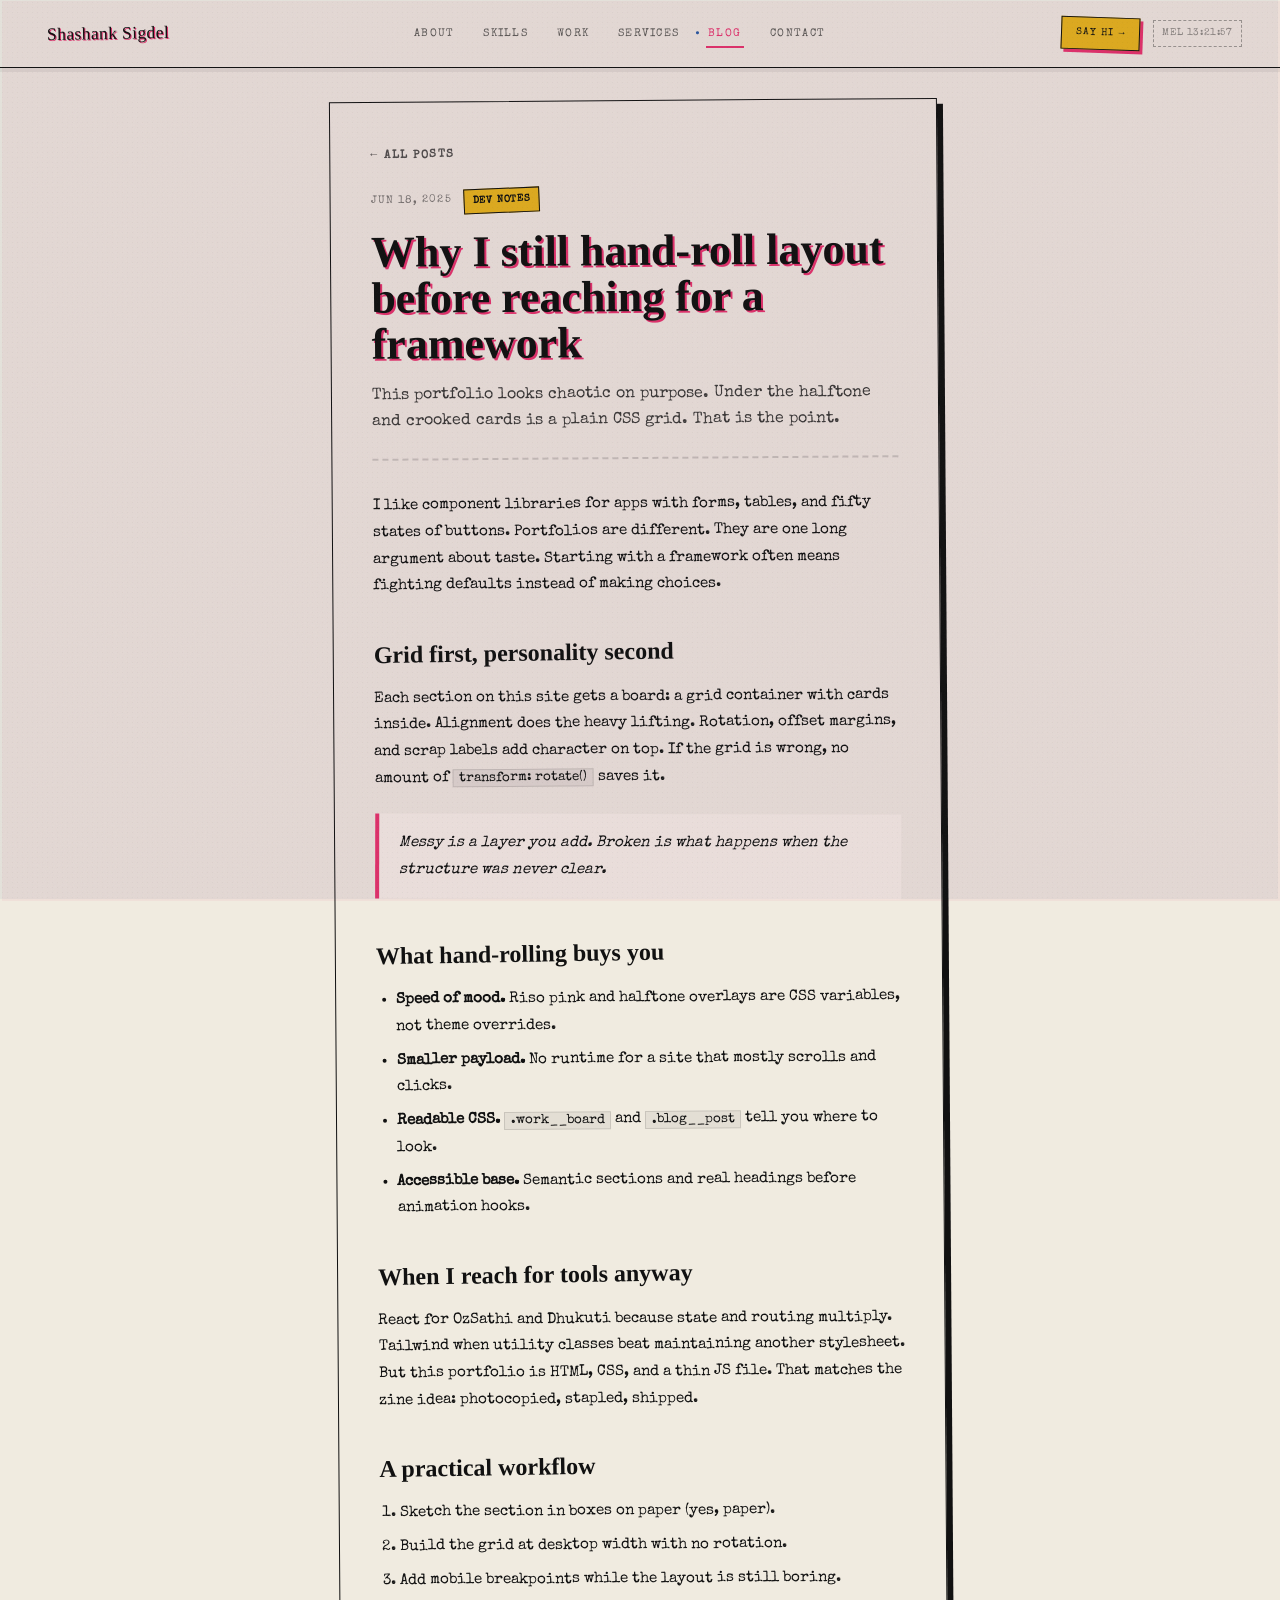
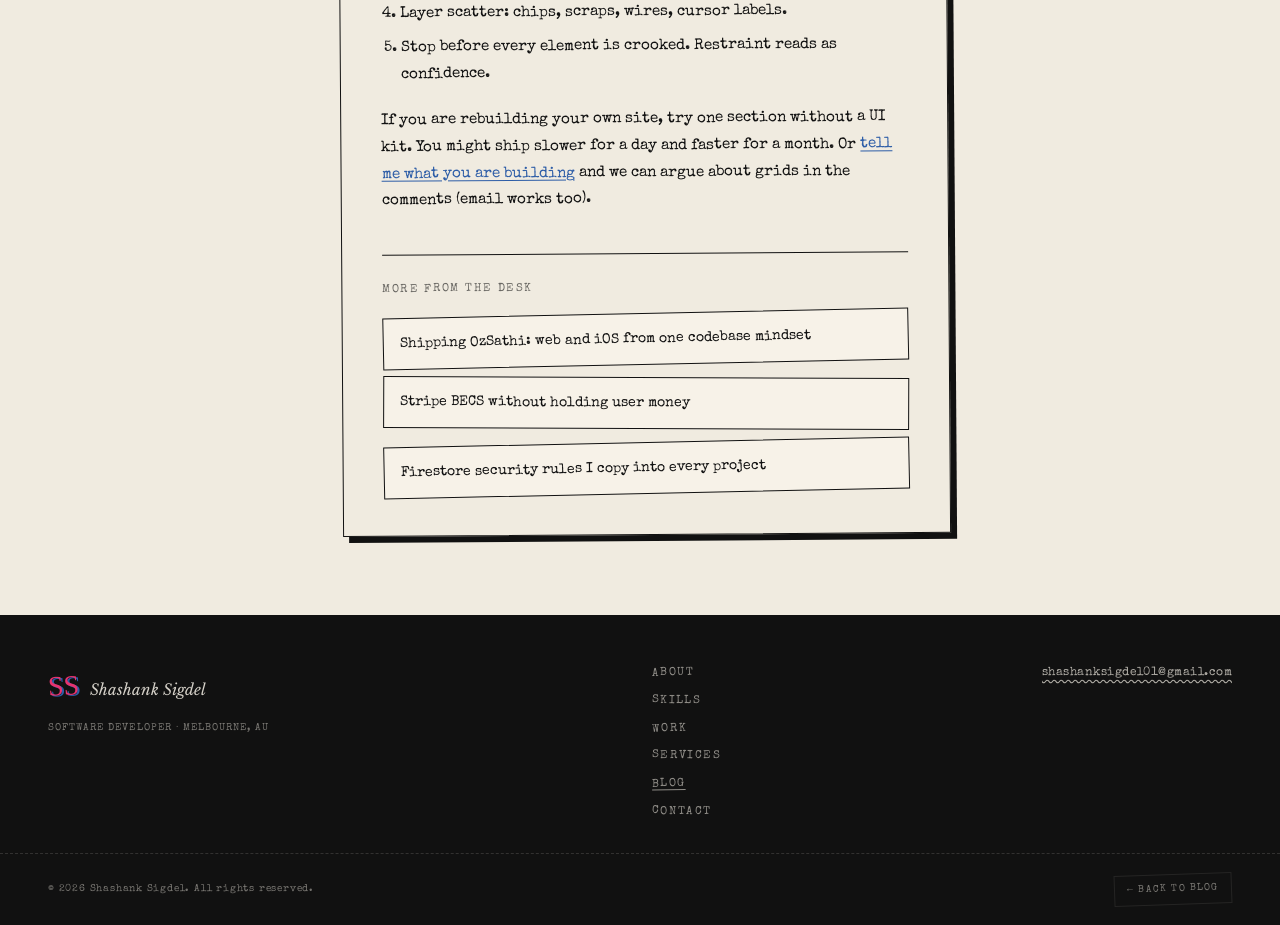
<file: blog/hand-roll-layout.html>
<!DOCTYPE html>
<html lang="en">
  <head>
    <meta charset="UTF-8" />
    <meta name="viewport" content="width=device-width, initial-scale=1.0" />
    <meta
      name="description"
      content="A short note on CSS grids, zine layouts, and keeping the messy parts intentional."
    />
    <title>Hand-roll layout before frameworks · Shashank Sigdel</title>
    <link rel="icon" href="data:image/svg+xml,<svg xmlns='http://www.w3.org/2000/svg' viewBox='0 0 100 100'><rect width='100' height='100' fill='%23f0ebe0'/><text x='50' y='68' font-size='46' font-family='Georgia' font-weight='bold' text-anchor='middle' fill='%23111'>SS</text></svg>" />
    <link rel="preconnect" href="https://fonts.googleapis.com" />
    <link rel="preconnect" href="https://fonts.gstatic.com" crossorigin />
    <link
      href="https://fonts.googleapis.com/css2?family=Libre+Baskerville:ital,wght@0,400;0,700;1,400&family=Permanent+Marker&family=Special+Elite&display=swap"
      rel="stylesheet"
    />
    <link rel="stylesheet" href="../css/style.css" />
  </head>
  <body class="zine-riso blog-detail-page">
    <a href="#main" class="skip-link">Skip to content</a>

    <div class="paper-texture" aria-hidden="true"></div>
    <div class="halftone" aria-hidden="true"></div>
    <div class="riso-layer riso-layer--pink" id="riso-pink" aria-hidden="true"></div>
    <div class="riso-layer riso-layer--blue" id="riso-blue" aria-hidden="true"></div>

    <header class="chrome">
      <div class="chrome__left">
        <a href="../index.html#hero" class="chrome__logo" aria-label="Shashank Sigdel, home">
          <span class="chrome__logo-name">Shashank Sigdel</span>
        </a>
      </div>
      <nav class="chrome__nav" aria-label="Primary">
        <a href="../index.html#about" class="chrome__link" data-nav="about">About</a>
        <a href="../index.html#skills" class="chrome__link" data-nav="skills">Skills</a>
        <a href="../index.html#work" class="chrome__link" data-nav="work">Work</a>
        <a href="../index.html#services" class="chrome__link" data-nav="services">Services</a>
        <a href="../index.html#blog" class="chrome__link is-active" data-nav="blog">Blog</a>
        <a href="../index.html#contact" class="chrome__link" data-nav="contact">Contact</a>
      </nav>
      <div class="chrome__right">
        <a href="../index.html#contact" class="chrome__cta">Say hi →</a>
        <time class="chrome__time" id="live-time" datetime=""></time>
      </div>
    </header>

    <main id="main">
      <article class="blog-article">
        <div class="blog-article__card">
          <a href="../index.html#blog" class="blog-article__back">← All posts</a>

          <header class="blog-article__header">
            <div class="blog-article__meta">
              <time class="blog-article__date" datetime="2025-06-18">Jun 18, 2025</time>
              <span class="blog-article__tag">Dev notes</span>
            </div>
            <h1 class="blog-article__title">Why I still hand-roll layout before reaching for a framework</h1>
            <p class="blog-article__dek">
              This portfolio looks chaotic on purpose. Under the halftone and crooked cards is a plain CSS
              grid. That is the point.
            </p>
          </header>

          <div class="blog-article__body">
            <p>
              I like component libraries for apps with forms, tables, and fifty states of buttons. Portfolios
              are different. They are one long argument about taste. Starting with a framework often means
              fighting defaults instead of making choices.
            </p>

            <h2>Grid first, personality second</h2>
            <p>
              Each section on this site gets a board: a grid container with cards inside. Alignment does the
              heavy lifting. Rotation, offset margins, and scrap labels add character on top. If the grid is
              wrong, no amount of <code>transform: rotate()</code> saves it.
            </p>
            <blockquote>
              Messy is a layer you add. Broken is what happens when the structure was never clear.
            </blockquote>

            <h2>What hand-rolling buys you</h2>
            <ul>
              <li><strong>Speed of mood.</strong> Riso pink and halftone overlays are CSS variables, not theme overrides.</li>
              <li><strong>Smaller payload.</strong> No runtime for a site that mostly scrolls and clicks.</li>
              <li><strong>Readable CSS.</strong> <code>.work__board</code> and <code>.blog__post</code> tell you where to look.</li>
              <li><strong>Accessible base.</strong> Semantic sections and real headings before animation hooks.</li>
            </ul>

            <h2>When I reach for tools anyway</h2>
            <p>
              React for OzSathi and Dhukuti because state and routing multiply. Tailwind when utility classes
              beat maintaining another stylesheet. But this portfolio is HTML, CSS, and a thin JS file. That
              matches the zine idea: photocopied, stapled, shipped.
            </p>

            <h2>A practical workflow</h2>
            <ol>
              <li>Sketch the section in boxes on paper (yes, paper).</li>
              <li>Build the grid at desktop width with no rotation.</li>
              <li>Add mobile breakpoints while the layout is still boring.</li>
              <li>Layer scatter: chips, scraps, wires, cursor labels.</li>
              <li>Stop before every element is crooked. Restraint reads as confidence.</li>
            </ol>

            <p>
              If you are rebuilding your own site, try one section without a UI kit. You might ship slower for
              a day and faster for a month. Or <a href="../index.html#contact">tell me what you are building</a>
              and we can argue about grids in the comments (email works too).
            </p>
          </div>

          <footer class="blog-article__related">
            <p class="blog-article__related-title">More from the desk</p>
            <nav class="blog-article__related-list" aria-label="Related posts">
              <a href="shipping-ozsathi.html" class="blog-article__related-link">Shipping OzSathi: web and iOS from one codebase mindset</a>
              <a href="stripe-becs-dhukuti.html" class="blog-article__related-link">Stripe BECS without holding user money</a>
              <a href="firestore-security-rules.html" class="blog-article__related-link">Firestore security rules I copy into every project</a>
            </nav>
          </footer>
        </div>
      </article>
    </main>

    <footer class="footer">
      <div class="footer__main">
        <div class="footer__brand">
          <a href="../index.html#hero" class="footer__logo" aria-label="Back to home">
            <span class="footer__logo-main">SS</span>
            <span class="footer__logo-name">Shashank Sigdel</span>
          </a>
          <p class="footer__tagline">Software developer · Melbourne, AU</p>
        </div>
        <nav class="footer__nav" aria-label="Footer">
          <a href="../index.html#about" class="footer__link">About</a>
          <a href="../index.html#skills" class="footer__link">Skills</a>
          <a href="../index.html#work" class="footer__link">Work</a>
          <a href="../index.html#services" class="footer__link">Services</a>
          <a href="../index.html#blog" class="footer__link">Blog</a>
          <a href="../index.html#contact" class="footer__link">Contact</a>
        </nav>
        <div class="footer__aside">
          <a href="mailto:shashanksigdel01@gmail.com" class="footer__email">shashanksigdel01@gmail.com</a>
        </div>
      </div>
      <div class="footer__bottom">
        <p class="footer__copy">© 2026 Shashank Sigdel. All rights reserved.</p>
        <a href="../index.html#blog" class="footer__top">← Back to blog</a>
      </div>
    </footer>

    <script src="../js/main.js" defer></script>
  </body>
</html>
</file>
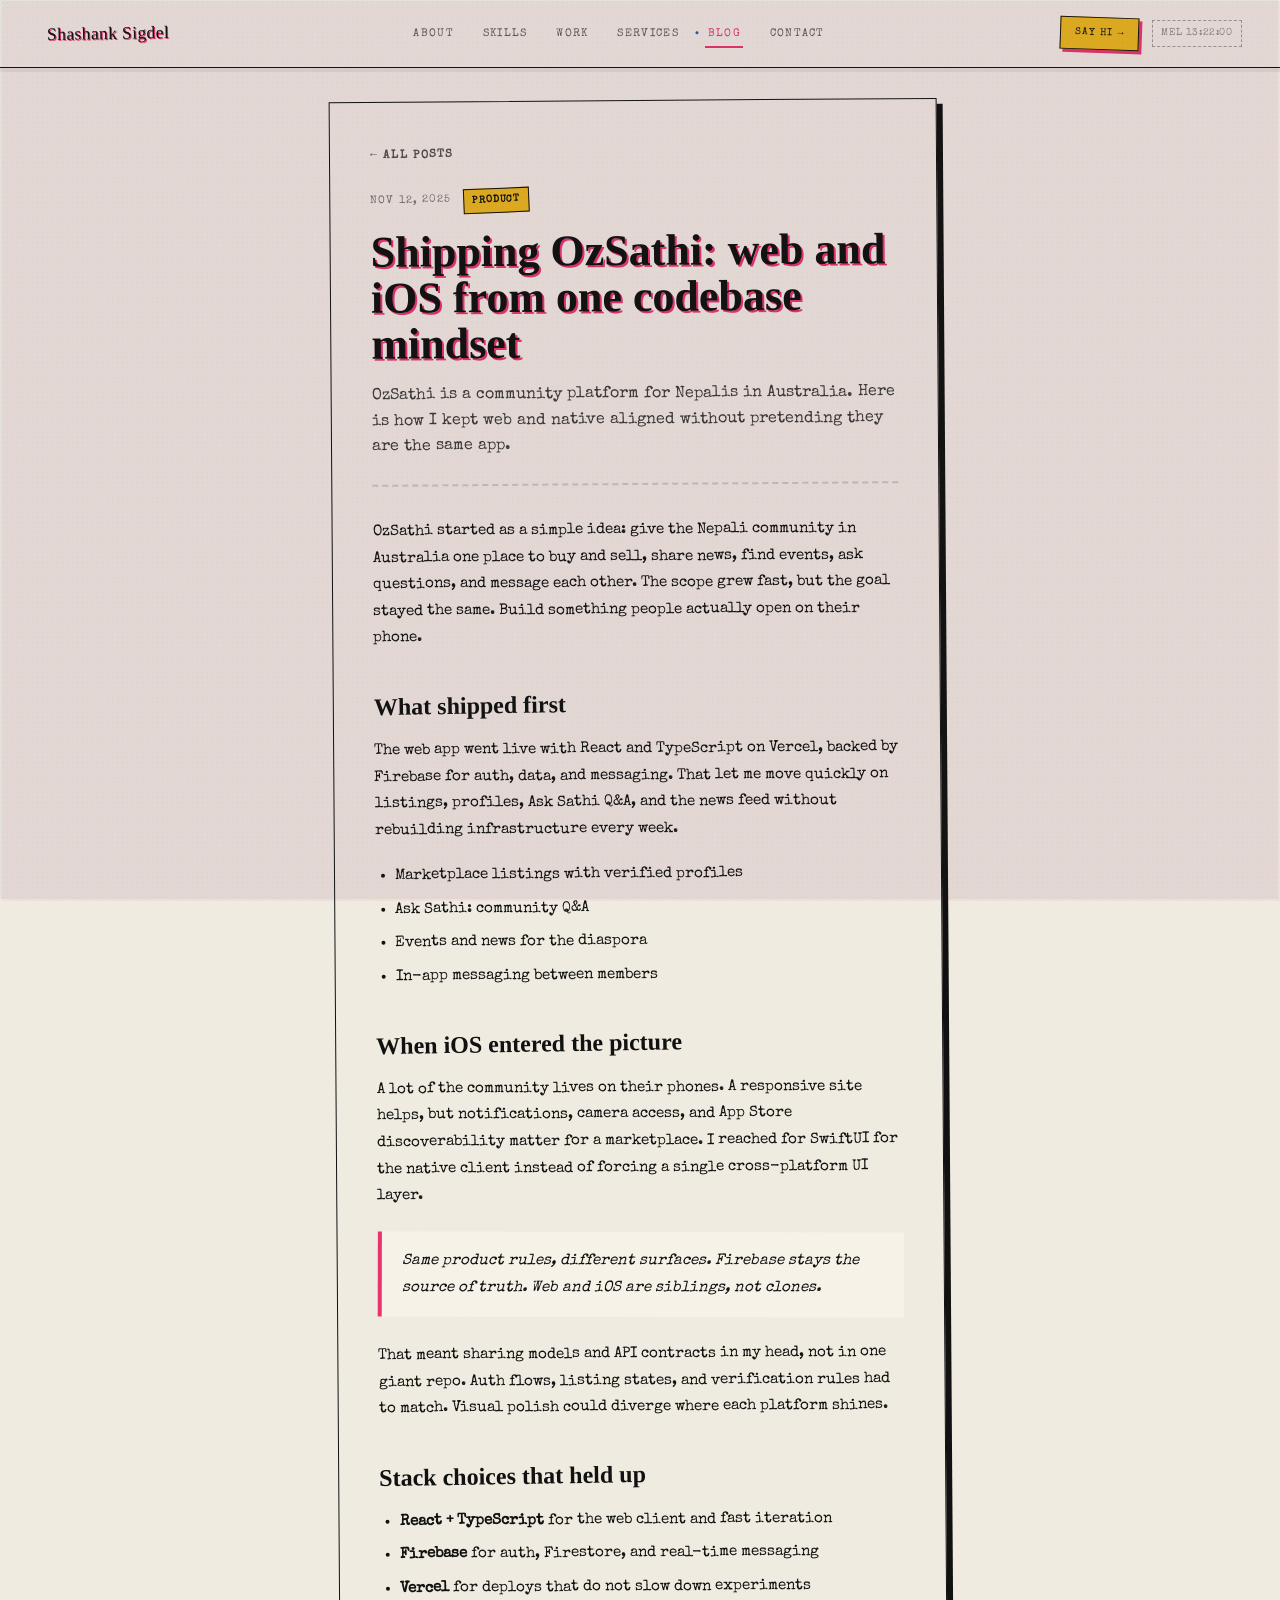
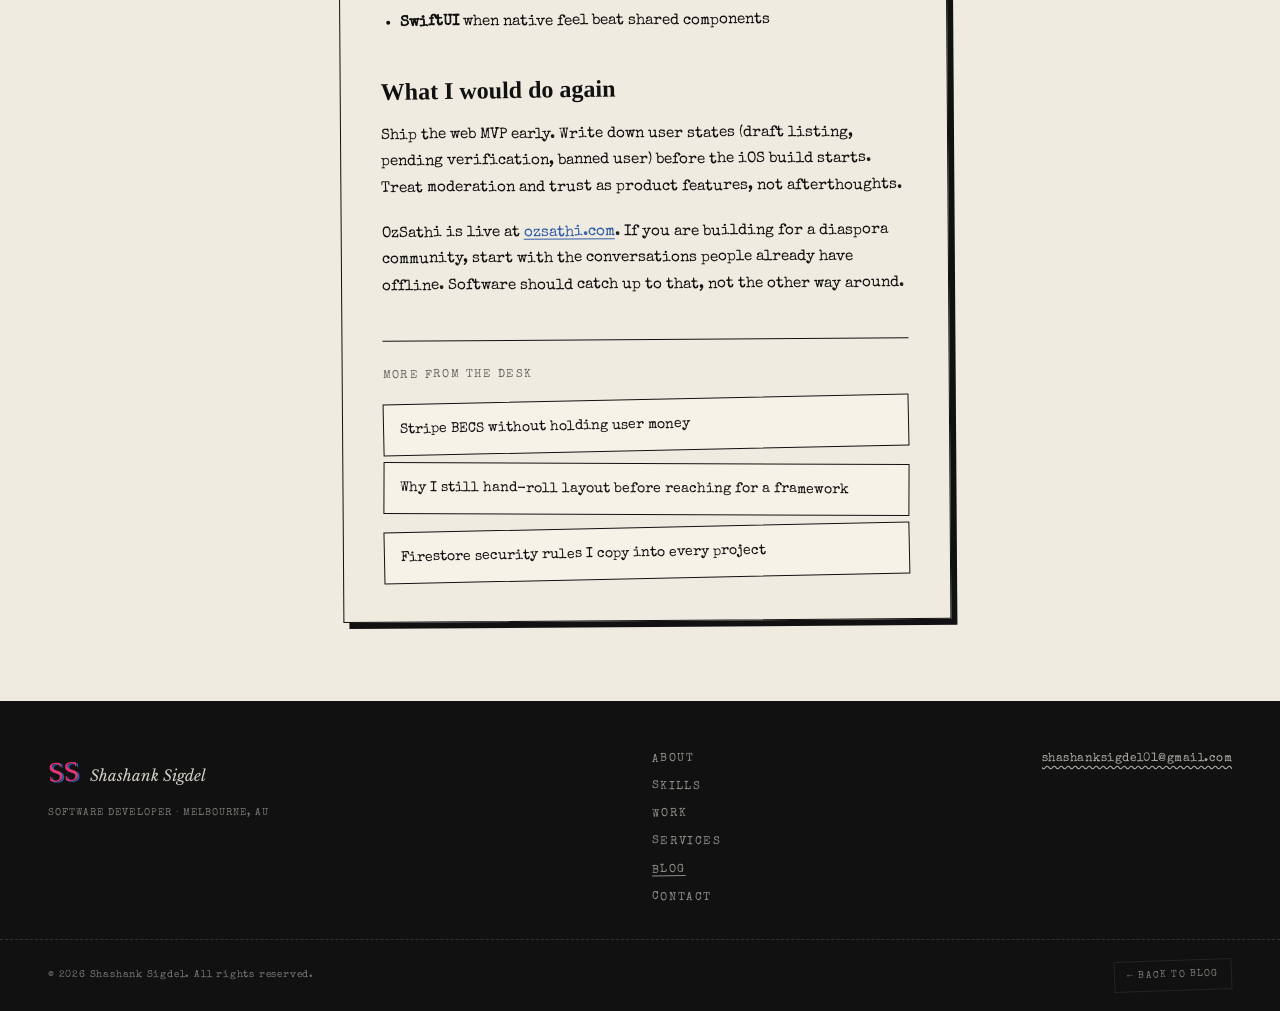
<file: blog/shipping-ozsathi.html>
<!DOCTYPE html>
<html lang="en">
  <head>
    <meta charset="UTF-8" />
    <meta name="viewport" content="width=device-width, initial-scale=1.0" />
    <meta
      name="description"
      content="Lessons from building OzSathi: a community marketplace for Nepalis in Australia on web and iOS."
    />
    <title>Shipping OzSathi · Shashank Sigdel</title>
    <link rel="icon" href="data:image/svg+xml,<svg xmlns='http://www.w3.org/2000/svg' viewBox='0 0 100 100'><rect width='100' height='100' fill='%23f0ebe0'/><text x='50' y='68' font-size='46' font-family='Georgia' font-weight='bold' text-anchor='middle' fill='%23111'>SS</text></svg>" />
    <link rel="preconnect" href="https://fonts.googleapis.com" />
    <link rel="preconnect" href="https://fonts.gstatic.com" crossorigin />
    <link
      href="https://fonts.googleapis.com/css2?family=Libre+Baskerville:ital,wght@0,400;0,700;1,400&family=Permanent+Marker&family=Special+Elite&display=swap"
      rel="stylesheet"
    />
    <link rel="stylesheet" href="../css/style.css" />
  </head>
  <body class="zine-riso blog-detail-page">
    <a href="#main" class="skip-link">Skip to content</a>

    <div class="paper-texture" aria-hidden="true"></div>
    <div class="halftone" aria-hidden="true"></div>
    <div class="riso-layer riso-layer--pink" id="riso-pink" aria-hidden="true"></div>
    <div class="riso-layer riso-layer--blue" id="riso-blue" aria-hidden="true"></div>

    <header class="chrome">
      <div class="chrome__left">
        <a href="../index.html#hero" class="chrome__logo" aria-label="Shashank Sigdel, home">
          <span class="chrome__logo-name">Shashank Sigdel</span>
        </a>
      </div>
      <nav class="chrome__nav" aria-label="Primary">
        <a href="../index.html#about" class="chrome__link" data-nav="about">About</a>
        <a href="../index.html#skills" class="chrome__link" data-nav="skills">Skills</a>
        <a href="../index.html#work" class="chrome__link" data-nav="work">Work</a>
        <a href="../index.html#services" class="chrome__link" data-nav="services">Services</a>
        <a href="../index.html#blog" class="chrome__link is-active" data-nav="blog">Blog</a>
        <a href="../index.html#contact" class="chrome__link" data-nav="contact">Contact</a>
      </nav>
      <div class="chrome__right">
        <a href="../index.html#contact" class="chrome__cta">Say hi →</a>
        <time class="chrome__time" id="live-time" datetime=""></time>
      </div>
    </header>

    <main id="main">
      <article class="blog-article">
        <div class="blog-article__card">
          <a href="../index.html#blog" class="blog-article__back">← All posts</a>

          <header class="blog-article__header">
            <div class="blog-article__meta">
              <time class="blog-article__date" datetime="2025-11-12">Nov 12, 2025</time>
              <span class="blog-article__tag">Product</span>
            </div>
            <h1 class="blog-article__title">Shipping OzSathi: web and iOS from one codebase mindset</h1>
            <p class="blog-article__dek">
              OzSathi is a community platform for Nepalis in Australia. Here is how I kept web and native
              aligned without pretending they are the same app.
            </p>
          </header>

          <div class="blog-article__body">
            <p>
              OzSathi started as a simple idea: give the Nepali community in Australia one place to buy and sell,
              share news, find events, ask questions, and message each other. The scope grew fast, but the goal
              stayed the same. Build something people actually open on their phone.
            </p>

            <h2>What shipped first</h2>
            <p>
              The web app went live with React and TypeScript on Vercel, backed by Firebase for auth, data,
              and messaging. That let me move quickly on listings, profiles, Ask Sathi Q&amp;A, and the news feed
              without rebuilding infrastructure every week.
            </p>
            <ul>
              <li>Marketplace listings with verified profiles</li>
              <li>Ask Sathi: community Q&amp;A</li>
              <li>Events and news for the diaspora</li>
              <li>In-app messaging between members</li>
            </ul>

            <h2>When iOS entered the picture</h2>
            <p>
              A lot of the community lives on their phones. A responsive site helps, but notifications, camera
              access, and App Store discoverability matter for a marketplace. I reached for SwiftUI for the
              native client instead of forcing a single cross-platform UI layer.
            </p>
            <blockquote>
              Same product rules, different surfaces. Firebase stays the source of truth. Web and iOS are siblings,
              not clones.
            </blockquote>
            <p>
              That meant sharing models and API contracts in my head, not in one giant repo. Auth flows, listing
              states, and verification rules had to match. Visual polish could diverge where each platform shines.
            </p>

            <h2>Stack choices that held up</h2>
            <ul>
              <li><strong>React + TypeScript</strong> for the web client and fast iteration</li>
              <li><strong>Firebase</strong> for auth, Firestore, and real-time messaging</li>
              <li><strong>Vercel</strong> for deploys that do not slow down experiments</li>
              <li><strong>SwiftUI</strong> when native feel beat shared components</li>
            </ul>

            <h2>What I would do again</h2>
            <p>
              Ship the web MVP early. Write down user states (draft listing, pending verification, banned user)
              before the iOS build starts. Treat moderation and trust as product features, not afterthoughts.
            </p>
            <p>
              OzSathi is live at <a href="https://ozsathi.com" target="_blank" rel="noopener noreferrer">ozsathi.com</a>.
              If you are building for a diaspora community, start with the conversations people already have offline.
              Software should catch up to that, not the other way around.
            </p>
          </div>

          <footer class="blog-article__related">
            <p class="blog-article__related-title">More from the desk</p>
            <nav class="blog-article__related-list" aria-label="Related posts">
              <a href="stripe-becs-dhukuti.html" class="blog-article__related-link">Stripe BECS without holding user money</a>
              <a href="hand-roll-layout.html" class="blog-article__related-link">Why I still hand-roll layout before reaching for a framework</a>
              <a href="firestore-security-rules.html" class="blog-article__related-link">Firestore security rules I copy into every project</a>
            </nav>
          </footer>
        </div>
      </article>
    </main>

    <footer class="footer">
      <div class="footer__main">
        <div class="footer__brand">
          <a href="../index.html#hero" class="footer__logo" aria-label="Back to home">
            <span class="footer__logo-main">SS</span>
            <span class="footer__logo-name">Shashank Sigdel</span>
          </a>
          <p class="footer__tagline">Software developer · Melbourne, AU</p>
        </div>
        <nav class="footer__nav" aria-label="Footer">
          <a href="../index.html#about" class="footer__link">About</a>
          <a href="../index.html#skills" class="footer__link">Skills</a>
          <a href="../index.html#work" class="footer__link">Work</a>
          <a href="../index.html#services" class="footer__link">Services</a>
          <a href="../index.html#blog" class="footer__link">Blog</a>
          <a href="../index.html#contact" class="footer__link">Contact</a>
        </nav>
        <div class="footer__aside">
          <a href="mailto:shashanksigdel01@gmail.com" class="footer__email">shashanksigdel01@gmail.com</a>
        </div>
      </div>
      <div class="footer__bottom">
        <p class="footer__copy">© 2026 Shashank Sigdel. All rights reserved.</p>
        <a href="../index.html#blog" class="footer__top">← Back to blog</a>
      </div>
    </footer>

    <script src="../js/main.js" defer></script>
  </body>
</html>
</file>
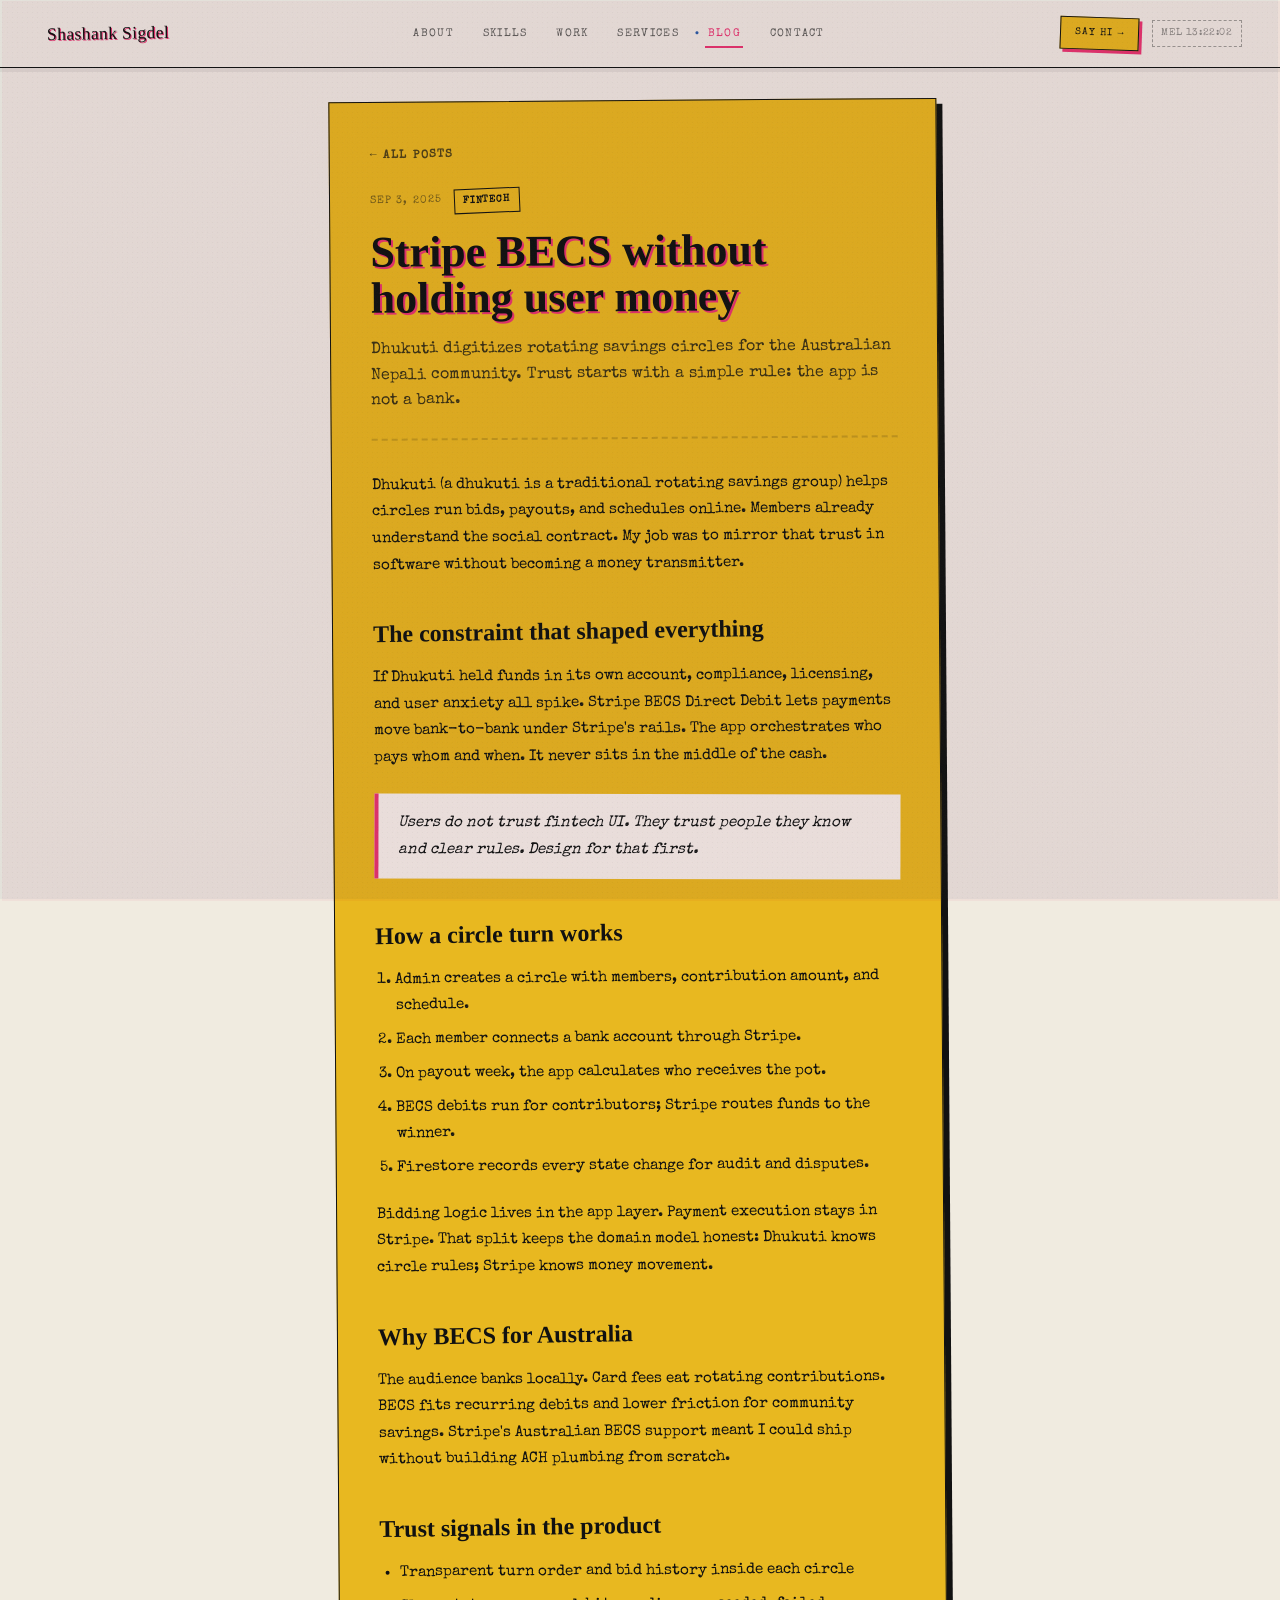
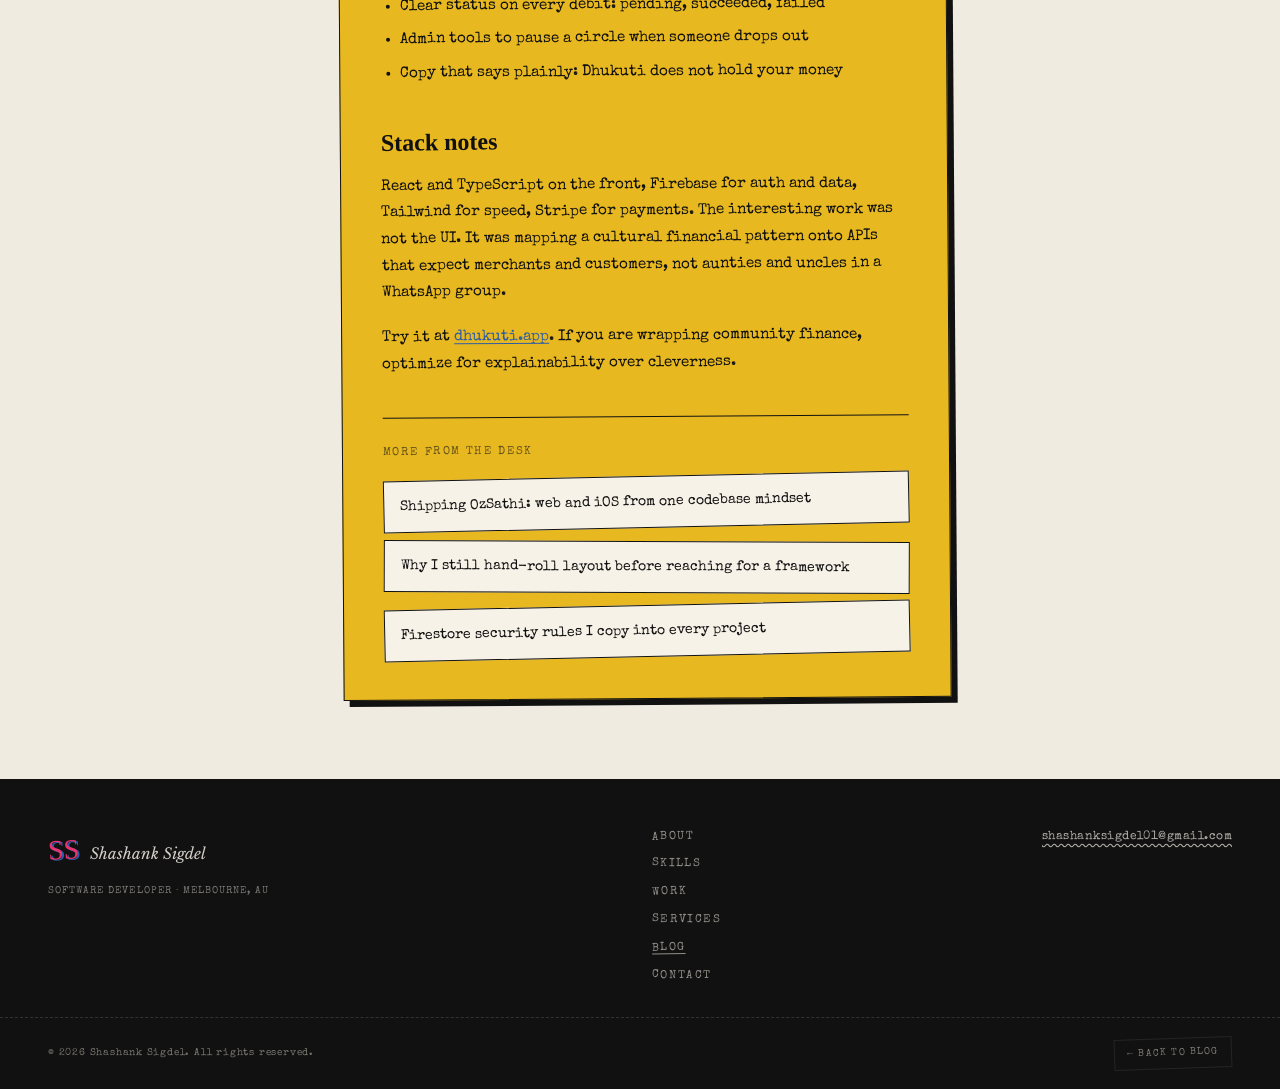
<file: blog/stripe-becs-dhukuti.html>
<!DOCTYPE html>
<html lang="en">
  <head>
    <meta charset="UTF-8" />
    <meta name="viewport" content="width=device-width, initial-scale=1.0" />
    <meta
      name="description"
      content="How Dhukuti routes rotating savings payments through Stripe BECS so the app never holds user funds."
    />
    <title>Stripe BECS without holding user money · Shashank Sigdel</title>
    <link rel="icon" href="data:image/svg+xml,<svg xmlns='http://www.w3.org/2000/svg' viewBox='0 0 100 100'><rect width='100' height='100' fill='%23f0ebe0'/><text x='50' y='68' font-size='46' font-family='Georgia' font-weight='bold' text-anchor='middle' fill='%23111'>SS</text></svg>" />
    <link rel="preconnect" href="https://fonts.googleapis.com" />
    <link rel="preconnect" href="https://fonts.gstatic.com" crossorigin />
    <link
      href="https://fonts.googleapis.com/css2?family=Libre+Baskerville:ital,wght@0,400;0,700;1,400&family=Permanent+Marker&family=Special+Elite&display=swap"
      rel="stylesheet"
    />
    <link rel="stylesheet" href="../css/style.css" />
  </head>
  <body class="zine-riso blog-detail-page">
    <a href="#main" class="skip-link">Skip to content</a>

    <div class="paper-texture" aria-hidden="true"></div>
    <div class="halftone" aria-hidden="true"></div>
    <div class="riso-layer riso-layer--pink" id="riso-pink" aria-hidden="true"></div>
    <div class="riso-layer riso-layer--blue" id="riso-blue" aria-hidden="true"></div>

    <header class="chrome">
      <div class="chrome__left">
        <a href="../index.html#hero" class="chrome__logo" aria-label="Shashank Sigdel, home">
          <span class="chrome__logo-name">Shashank Sigdel</span>
        </a>
      </div>
      <nav class="chrome__nav" aria-label="Primary">
        <a href="../index.html#about" class="chrome__link" data-nav="about">About</a>
        <a href="../index.html#skills" class="chrome__link" data-nav="skills">Skills</a>
        <a href="../index.html#work" class="chrome__link" data-nav="work">Work</a>
        <a href="../index.html#services" class="chrome__link" data-nav="services">Services</a>
        <a href="../index.html#blog" class="chrome__link is-active" data-nav="blog">Blog</a>
        <a href="../index.html#contact" class="chrome__link" data-nav="contact">Contact</a>
      </nav>
      <div class="chrome__right">
        <a href="../index.html#contact" class="chrome__cta">Say hi →</a>
        <time class="chrome__time" id="live-time" datetime=""></time>
      </div>
    </header>

    <main id="main">
      <article class="blog-article">
        <div class="blog-article__card blog-article__card--accent">
          <a href="../index.html#blog" class="blog-article__back">← All posts</a>

          <header class="blog-article__header">
            <div class="blog-article__meta">
              <time class="blog-article__date" datetime="2025-09-03">Sep 3, 2025</time>
              <span class="blog-article__tag">Fintech</span>
            </div>
            <h1 class="blog-article__title">Stripe BECS without holding user money</h1>
            <p class="blog-article__dek">
              Dhukuti digitizes rotating savings circles for the Australian Nepali community. Trust starts
              with a simple rule: the app is not a bank.
            </p>
          </header>

          <div class="blog-article__body">
            <p>
              Dhukuti (a dhukuti is a traditional rotating savings group) helps circles run bids, payouts,
              and schedules online. Members already understand the social contract. My job was to mirror that
              trust in software without becoming a money transmitter.
            </p>

            <h2>The constraint that shaped everything</h2>
            <p>
              If Dhukuti held funds in its own account, compliance, licensing, and user anxiety all spike.
              Stripe BECS Direct Debit lets payments move bank-to-bank under Stripe's rails. The app orchestrates
              who pays whom and when. It never sits in the middle of the cash.
            </p>
            <blockquote>
              Users do not trust fintech UI. They trust people they know and clear rules. Design for that first.
            </blockquote>

            <h2>How a circle turn works</h2>
            <ol>
              <li>Admin creates a circle with members, contribution amount, and schedule.</li>
              <li>Each member connects a bank account through Stripe.</li>
              <li>On payout week, the app calculates who receives the pot.</li>
              <li>BECS debits run for contributors; Stripe routes funds to the winner.</li>
              <li>Firestore records every state change for audit and disputes.</li>
            </ol>
            <p>
              Bidding logic lives in the app layer. Payment execution stays in Stripe. That split keeps the
              domain model honest: Dhukuti knows circle rules; Stripe knows money movement.
            </p>

            <h2>Why BECS for Australia</h2>
            <p>
              The audience banks locally. Card fees eat rotating contributions. BECS fits recurring debits
              and lower friction for community savings. Stripe's Australian BECS support meant I could ship
              without building ACH plumbing from scratch.
            </p>

            <h2>Trust signals in the product</h2>
            <ul>
              <li>Transparent turn order and bid history inside each circle</li>
              <li>Clear status on every debit: pending, succeeded, failed</li>
              <li>Admin tools to pause a circle when someone drops out</li>
              <li>Copy that says plainly: Dhukuti does not hold your money</li>
            </ul>

            <h2>Stack notes</h2>
            <p>
              React and TypeScript on the front, Firebase for auth and data, Tailwind for speed, Stripe for
              payments. The interesting work was not the UI. It was mapping a cultural financial pattern onto
              APIs that expect merchants and customers, not aunties and uncles in a WhatsApp group.
            </p>
            <p>
              Try it at <a href="https://dhukuti.app" target="_blank" rel="noopener noreferrer">dhukuti.app</a>.
              If you are wrapping community finance, optimize for explainability over cleverness.
            </p>
          </div>

          <footer class="blog-article__related">
            <p class="blog-article__related-title">More from the desk</p>
            <nav class="blog-article__related-list" aria-label="Related posts">
              <a href="shipping-ozsathi.html" class="blog-article__related-link">Shipping OzSathi: web and iOS from one codebase mindset</a>
              <a href="hand-roll-layout.html" class="blog-article__related-link">Why I still hand-roll layout before reaching for a framework</a>
              <a href="firestore-security-rules.html" class="blog-article__related-link">Firestore security rules I copy into every project</a>
            </nav>
          </footer>
        </div>
      </article>
    </main>

    <footer class="footer">
      <div class="footer__main">
        <div class="footer__brand">
          <a href="../index.html#hero" class="footer__logo" aria-label="Back to home">
            <span class="footer__logo-main">SS</span>
            <span class="footer__logo-name">Shashank Sigdel</span>
          </a>
          <p class="footer__tagline">Software developer · Melbourne, AU</p>
        </div>
        <nav class="footer__nav" aria-label="Footer">
          <a href="../index.html#about" class="footer__link">About</a>
          <a href="../index.html#skills" class="footer__link">Skills</a>
          <a href="../index.html#work" class="footer__link">Work</a>
          <a href="../index.html#services" class="footer__link">Services</a>
          <a href="../index.html#blog" class="footer__link">Blog</a>
          <a href="../index.html#contact" class="footer__link">Contact</a>
        </nav>
        <div class="footer__aside">
          <a href="mailto:shashanksigdel01@gmail.com" class="footer__email">shashanksigdel01@gmail.com</a>
        </div>
      </div>
      <div class="footer__bottom">
        <p class="footer__copy">© 2026 Shashank Sigdel. All rights reserved.</p>
        <a href="../index.html#blog" class="footer__top">← Back to blog</a>
      </div>
    </footer>

    <script src="../js/main.js" defer></script>
  </body>
</html>
</file>
<file: css/style.css>
/* ═══════════════════════════════════════════════════════════
   SHASHANK SIGDEL — RISO XEROX ZINE
   Photocopied · Cut-and-paste · Misregistered ink
   ═══════════════════════════════════════════════════════════ */

/* ─── Custom Properties ─── */
:root {
  --paper: #f0ebe0;
  --paper-warm: #f7f2e8;
  --paper-dark: #ddd6c8;
  --ink: #111111;
  --ink-soft: #3a3a3a;

  --riso-pink: #e8336f;
  --riso-blue: #2d5da7;
  --riso-yellow: #e8b820;
  --riso-teal: #1a9a8a;

  /* legacy aliases used in JS */
  --black: var(--ink);
  --white: var(--paper-warm);
  --cream: var(--paper-dark);
  --acid: var(--riso-yellow);
  --hot: var(--riso-pink);
  --electric: var(--riso-blue);

  --font-display: "Permanent Marker", cursive;
  --font-serif: "Libre Baskerville", Georgia, serif;
  --font-mono: "Special Elite", "Courier New", monospace;

  --ease-out-expo: cubic-bezier(0.16, 1, 0.3, 1);
  --ease-in-out-expo: cubic-bezier(0.87, 0, 0.13, 1);

  --border: 1.5px solid var(--ink);
  --shadow-riso: 3px 3px 0 var(--riso-pink), -2px -1px 0 var(--riso-blue);
  --shadow-paper: 4px 4px 0 rgba(17, 17, 17, 0.12);
  --shadow-cutout: 6px 6px 0 var(--ink);

  --header-h: 68px;
  --scroll-offset: calc(var(--header-h) + 0.65rem);
  --section-pad: clamp(3.5rem, 9vw, 7rem);
  --container: min(92vw, 1300px);
}

/* ─── Reset & Base ─── */
*,
*::before,
*::after {
  box-sizing: border-box;
  margin: 0;
  padding: 0;
}

html {
  scroll-behavior: smooth;
  -webkit-font-smoothing: antialiased;
  overflow-x: clip;
}

body {
  font-family: var(--font-mono);
  font-size: clamp(0.82rem, 1.2vw, 0.95rem);
  line-height: 1.65;
  color: var(--ink);
  background: var(--paper);
  overflow-x: hidden;
  cursor: none;
}

body.menu-open {
  overflow: hidden;
}

body.zine-tangled {
  position: relative;
}

.zine-tangled main {
  position: relative;
  z-index: 10;
}

img {
  display: block;
  max-width: 100%;
  height: auto;
}

a {
  color: inherit;
  text-decoration: none;
}

button {
  font: inherit;
  border: none;
  background: none;
  cursor: none;
}

address {
  font-style: normal;
}

::selection {
  background: var(--riso-yellow);
  color: var(--ink);
}

.skip-link {
  position: absolute;
  top: -100%;
  left: 1rem;
  z-index: 10000;
  padding: 0.75rem 1.5rem;
  background: var(--ink);
  color: var(--paper-warm);
  font-family: var(--font-mono);
  font-size: 0.85rem;
  text-transform: uppercase;
  letter-spacing: 0.1em;
}

.skip-link:focus {
  top: 1rem;
}

/* ─── Xerox Overlays ─── */
.paper-texture {
  position: fixed;
  inset: 0;
  z-index: 9996;
  pointer-events: none;
  opacity: 0.35;
  background-image: url("data:image/svg+xml,%3Csvg viewBox='0 0 200 200' xmlns='http://www.w3.org/2000/svg'%3E%3Cfilter id='n'%3E%3CfeTurbulence type='fractalNoise' baseFrequency='0.9' numOctaves='3'/%3E%3C/filter%3E%3Crect width='100%25' height='100%25' filter='url(%23n)' opacity='0.08'/%3E%3C/svg%3E");
  background-size: 200px;
}

.halftone {
  position: fixed;
  inset: 0;
  z-index: 9997;
  pointer-events: none;
  opacity: 0.035;
  background-image: radial-gradient(circle, var(--ink) 0.8px, transparent 0.8px);
  background-size: 5px 5px;
}

.riso-layer {
  position: fixed;
  inset: 0;
  z-index: 9995;
  pointer-events: none;
  mix-blend-mode: multiply;
  opacity: 0.06;
  transition: transform 0.1s linear;
}

.riso-layer--pink {
  background: var(--riso-pink);
  transform: translate(2px, 1px);
}

.riso-layer--blue {
  background: var(--riso-blue);
  transform: translate(-2px, -1px);
}

/* ─── Zine Staples ─── */
.zine-staple {
  position: absolute;
  width: 14px;
  height: 5px;
  background: linear-gradient(180deg, #aaa 0%, #666 50%, #888 100%);
  border-radius: 1px;
  z-index: 5;
  box-shadow: 0 1px 2px rgba(0, 0, 0, 0.3);
}

.zine-staple--tl {
  top: calc(var(--header-h) + 1rem);
  left: clamp(1rem, 4vw, 3rem);
  transform: rotate(-8deg);
}

.zine-staple--tr {
  top: calc(var(--header-h) + 1rem);
  right: clamp(1rem, 4vw, 3rem);
  transform: rotate(8deg);
}

/* ─── Custom Cursor ─── */
.cursor {
  position: fixed;
  top: 0;
  left: 0;
  z-index: 9999;
  pointer-events: none;
  mix-blend-mode: difference;
  will-change: transform;
}

.cursor__dot {
  position: absolute;
  width: 6px;
  height: 6px;
  background: var(--paper-warm);
  border-radius: 50%;
  transform: translate(-50%, -50%);
  transition: width 0.3s var(--ease-out-expo), height 0.3s var(--ease-out-expo);
}

.cursor__ring {
  position: absolute;
  width: 32px;
  height: 32px;
  border: 1.5px dashed var(--paper-warm);
  border-radius: 2px;
  transform: translate(-50%, -50%) rotate(3deg);
  transition: width 0.4s var(--ease-out-expo), height 0.4s var(--ease-out-expo), opacity 0.3s;
}

.cursor__label {
  position: absolute;
  top: 50%;
  left: 50%;
  transform: translate(-50%, -50%);
  font-family: var(--font-mono);
  font-size: 0.5rem;
  font-weight: 400;
  letter-spacing: 0.12em;
  color: var(--paper-warm);
  opacity: 0;
  transition: opacity 0.3s;
}

.cursor.is-hovering .cursor__dot {
  width: 3px;
  height: 3px;
}

.cursor.is-hovering .cursor__ring {
  width: 48px;
  height: 48px;
}

.cursor.is-view .cursor__label {
  opacity: 1;
}

.cursor.is-view .cursor__ring {
  width: 56px;
  height: 56px;
  border-style: solid;
  border-radius: 0;
  transform: translate(-50%, -50%) rotate(0deg);
}

@media (hover: none), (pointer: coarse) {
  body,
  button,
  a {
    cursor: auto;
  }

  .cursor {
    display: none;
  }
}

/* ─── Chrome / Header ─── */
.chrome {
  position: fixed;
  top: 0;
  left: 0;
  right: 0;
  z-index: 1000;
  display: grid;
  grid-template-columns: auto 1fr auto;
  align-items: center;
  gap: 1rem;
  height: var(--header-h);
  padding: 0 clamp(1rem, 3vw, 2.5rem);
  background: rgba(240, 235, 224, 0.94);
  backdrop-filter: blur(8px);
  border-bottom: var(--border);
  box-shadow: 0 4px 0 rgba(17, 17, 17, 0.06);
  transition: transform 0.5s var(--ease-out-expo);
}

.chrome.is-hidden {
  transform: translateY(-100%);
}

.chrome__logo {
  display: flex;
  align-items: center;
  padding: 0.35rem 0.5rem;
  border: 1px solid transparent;
  transition: border-color 0.3s, background 0.3s;
}

.chrome__logo:hover {
  border-color: var(--ink);
  background: var(--paper-warm);
}

.chrome__logo-name {
  font-family: var(--font-display);
  font-size: clamp(0.85rem, 1.8vw, 1.1rem);
  line-height: 1.1;
  letter-spacing: 0.02em;
  color: var(--ink);
  text-shadow: 1px 1px 0 var(--riso-pink);
  transform: rotate(-1deg);
  white-space: nowrap;
}

.chrome__nav {
  display: flex;
  justify-content: center;
  flex-wrap: wrap;
  gap: clamp(0.65rem, 2vw, 1.5rem);
}

.chrome__link {
  font-size: 0.68rem;
  letter-spacing: 0.12em;
  text-transform: uppercase;
  position: relative;
  padding: 0.35rem 0.15rem;
  opacity: 0.65;
  transition: opacity 0.3s, color 0.3s;
}

.chrome__link:hover,
.chrome__link.is-active {
  opacity: 1;
  color: var(--riso-pink);
}

.chrome__link.is-active::before {
  content: "●";
  position: absolute;
  left: -0.65rem;
  top: 50%;
  transform: translateY(-50%);
  font-size: 0.45rem;
  color: var(--riso-blue);
}

.chrome__link::after {
  content: "";
  position: absolute;
  bottom: 0;
  left: 0;
  width: 0;
  height: 2px;
  background: var(--riso-pink);
  transition: width 0.4s var(--ease-out-expo);
}

.chrome__link:hover::after,
.chrome__link.is-active::after {
  width: 100%;
}

.chrome__cta {
  display: inline-flex;
  align-items: center;
  padding: 0.45rem 0.85rem;
  border: var(--border);
  background: var(--riso-yellow);
  font-size: 0.62rem;
  letter-spacing: 0.1em;
  text-transform: uppercase;
  box-shadow: 3px 3px 0 var(--riso-pink);
  transform: rotate(2deg);
  transition: transform 0.3s, box-shadow 0.3s;
  white-space: nowrap;
}

.chrome__cta:hover {
  transform: rotate(0deg) translate(-2px, -2px);
  box-shadow: 5px 5px 0 var(--riso-blue);
}

.chrome__right {
  display: flex;
  align-items: center;
  justify-content: flex-end;
  gap: 0.85rem;
}

.chrome__time {
  font-size: 0.62rem;
  letter-spacing: 0.06em;
  opacity: 0.45;
  border: 1px dashed var(--ink-soft);
  padding: 0.25rem 0.5rem;
  white-space: nowrap;
}

.chrome__menu-btn {
  display: none;
  flex-direction: column;
  justify-content: center;
  gap: 6px;
  width: 34px;
  height: 34px;
  padding: 6px;
  border: var(--border);
  background: var(--paper-warm);
}

.chrome__menu-btn span {
  display: block;
  height: 2px;
  background: var(--ink);
  transition: transform 0.4s var(--ease-out-expo), opacity 0.3s;
}

.chrome__menu-btn.is-active span:first-child {
  transform: translateY(4px) rotate(45deg);
}

.chrome__menu-btn.is-active span:last-child {
  transform: translateY(-4px) rotate(-45deg);
}

@media (max-width: 1024px) {
  .chrome__nav {
    gap: 0.55rem;
  }

  .chrome__link {
    font-size: 0.6rem;
    letter-spacing: 0.08em;
  }

  .chrome__time {
    display: none;
  }
}

@media (max-width: 768px) {
  .chrome__nav,
  .chrome__cta {
    display: none;
  }

  .chrome__logo-name {
    font-size: 0.78rem;
    max-width: 42vw;
    white-space: normal;
    line-height: 1.15;
  }

  .chrome__menu-btn {
    display: flex;
  }
}

/* ─── Mobile Menu ─── */
.mobile-menu {
  position: fixed;
  inset: 0;
  z-index: 999;
  display: flex;
  flex-direction: column;
  justify-content: center;
  align-items: center;
  background: var(--paper-warm);
  background-image:
    radial-gradient(circle, var(--riso-pink) 1px, transparent 1px),
    radial-gradient(circle, var(--riso-blue) 1px, transparent 1px);
  background-size: 8px 8px, 12px 12px;
  background-position: 0 0, 4px 4px;
  clip-path: circle(0% at calc(100% - 2rem) var(--header-h));
  transition: clip-path 0.8s var(--ease-in-out-expo);
  pointer-events: none;
}

.mobile-menu.is-open {
  clip-path: circle(150% at calc(100% - 2rem) var(--header-h));
  pointer-events: auto;
}

.mobile-menu__nav {
  display: flex;
  flex-direction: column;
  align-items: center;
  gap: 1.25rem;
}

.mobile-menu__link {
  font-family: var(--font-display);
  font-size: clamp(2.2rem, 9vw, 4.5rem);
  line-height: 1;
  --menu-rot: -2deg;
  transform: rotate(var(--menu-rot));
  transition: color 0.3s, transform 0.3s;
}

.mobile-menu__link:nth-child(even) {
  --menu-rot: 3deg;
  color: var(--riso-blue);
}

.mobile-menu__link:nth-child(3) {
  --menu-rot: -4deg;
}

.mobile-menu__link:nth-child(4) {
  --menu-rot: 2deg;
}

.mobile-menu__link:nth-child(5) {
  --menu-rot: -2deg;
  color: var(--riso-pink);
}

.mobile-menu__link:hover,
.mobile-menu__link.is-active {
  color: var(--riso-pink);
  transform: rotate(var(--menu-rot, -1deg)) scale(1.05);
}

.mobile-menu__cta {
  margin-top: 2rem;
  padding: 0.75rem 1.5rem;
  border: var(--border);
  background: var(--riso-yellow);
  font-size: 0.72rem;
  letter-spacing: 0.12em;
  text-transform: uppercase;
  box-shadow: 4px 4px 0 var(--riso-pink);
  transform: rotate(-3deg);
  transition: transform 0.3s, box-shadow 0.3s;
}

.mobile-menu__cta:hover {
  transform: rotate(0deg) translate(-2px, -2px);
  box-shadow: 6px 6px 0 var(--riso-blue);
}

.mobile-menu__meta {
  position: absolute;
  bottom: 2rem;
  font-size: 0.65rem;
  letter-spacing: 0.12em;
  opacity: 0.45;
}

/* ─── Marquee ─── */
.marquee {
  overflow: hidden;
  white-space: nowrap;
}

.marquee__inner {
  display: inline-flex;
  align-items: center;
  gap: 1.75rem;
  animation: marquee 35s linear infinite;
  font-family: var(--font-mono);
  font-size: clamp(0.7rem, 1.3vw, 0.9rem);
  letter-spacing: 0.18em;
  text-transform: uppercase;
}

.marquee--reverse .marquee__inner {
  animation-direction: reverse;
}

.marquee__inner--skills {
  font-family: var(--font-display);
  font-size: clamp(2.5rem, 7vw, 6rem);
  letter-spacing: 0.02em;
  opacity: 0.07;
  gap: 2.5rem;
  text-transform: none;
}

@keyframes marquee {
  from { transform: translateX(0); }
  to { transform: translateX(-50%); }
}

/* ─── Buttons ─── */
.btn {
  display: inline-flex;
  align-items: center;
  gap: 0.65rem;
  padding: 0.85rem 1.5rem;
  font-family: var(--font-mono);
  font-size: 0.78rem;
  letter-spacing: 0.08em;
  text-transform: uppercase;
  border: var(--border);
  transition: transform 0.3s var(--ease-out-expo), box-shadow 0.3s, background 0.3s, color 0.3s;
}

.btn--primary {
  background: var(--ink);
  color: var(--paper-warm);
  box-shadow: var(--shadow-cutout);
  transform: rotate(-0.5deg);
}

.btn--primary:hover {
  transform: rotate(-2deg) translate(-2px, -2px);
  box-shadow: 8px 8px 0 var(--riso-pink);
  background: var(--riso-pink);
}

.btn--ghost {
  background: var(--paper-warm);
  color: var(--ink);
  transform: rotate(0.5deg);
}

.btn--ghost:hover {
  background: var(--riso-yellow);
  box-shadow: var(--shadow-paper);
  transform: rotate(2deg) translate(-2px, -2px);
}

.btn--full {
  width: 100%;
  justify-content: center;
}

.btn__arrow {
  font-size: 1.1rem;
  transition: transform 0.3s var(--ease-out-expo);
}

.btn:hover .btn__arrow {
  transform: translateX(4px);
}

/* ─── Section Shared ─── */
.section {
  padding: var(--section-pad) clamp(1rem, 4vw, 3rem);
  position: relative;
}

#about,
#skills,
#work,
#services,
#blog,
#contact {
  scroll-margin-top: var(--scroll-offset);
}

.section__header {
  display: grid;
  grid-template-columns: auto 1fr;
  grid-template-rows: auto auto;
  gap: 0.4rem 1.5rem;
  max-width: var(--container);
  margin: 0 auto 3.5rem;
  align-items: end;
}

.section__header--center {
  text-align: center;
  display: block;
  margin-bottom: 2.5rem;
}

.section__index {
  font-size: 0.65rem;
  letter-spacing: 0.15em;
  opacity: 0.4;
  grid-row: 1;
}

.section__title {
  font-family: var(--font-display);
  font-size: clamp(2.5rem, 7vw, 5.5rem);
  line-height: 0.95;
  letter-spacing: 0.01em;
  grid-column: 1 / -1;
  grid-row: 2;
  transform: rotate(-0.5deg);
}

.section__title em {
  font-family: var(--font-serif);
  font-style: italic;
  font-weight: 400;
  color: var(--riso-pink);
  text-shadow: 2px 1px 0 var(--riso-blue);
}

.section__rule {
  grid-column: 2;
  grid-row: 1;
  height: 1px;
  background: repeating-linear-gradient(
    90deg,
    var(--ink) 0,
    var(--ink) 6px,
    transparent 6px,
    transparent 12px
  );
  align-self: center;
}

/* ─── Reveal Animation ─── */
[data-reveal] {
  opacity: 0;
  transform: translateY(30px) translateX(var(--scatter-x, 0px)) rotate(var(--scatter-rot, 2deg));
  transition: opacity 0.7s var(--ease-out-expo), transform 0.7s var(--ease-out-expo);
}

.hero [data-reveal] {
  opacity: 1;
  transform: translateX(var(--scatter-x, 0px)) rotate(var(--scatter-rot, 0deg));
}

.hero [data-reveal].reveal-pending {
  opacity: 0;
  transform: translateY(30px) translateX(var(--scatter-x, 0px)) rotate(var(--scatter-rot, 2deg));
}

[data-reveal].is-visible {
  opacity: 1;
  transform: translateY(0) translateX(var(--scatter-x, 0px)) rotate(var(--scatter-rot, 2deg));
}

[data-reveal].is-visible:nth-child(2) { transition-delay: 0.08s; }
[data-reveal].is-visible:nth-child(3) { transition-delay: 0.16s; }
[data-reveal].is-visible:nth-child(4) { transition-delay: 0.24s; }

/* ═══ HERO ═══ */
.hero {
  position: relative;
  min-height: 100vh;
  min-height: 100dvh;
  display: flex;
  flex-direction: column;
  padding-top: var(--header-h);
  background: var(--paper-warm);
  overflow-x: clip;
}

.hero__marquee {
  padding: 0.6rem 0;
  border-bottom: var(--border);
  background: var(--ink);
  color: var(--riso-yellow);
}

.hero__marquee--bottom {
  border-bottom: none;
  border-top: var(--border);
  background: var(--riso-yellow);
  color: var(--ink);
  margin-top: auto;
  padding: 0.65rem 0;
  overflow: visible;
}

.hero__marquee--bottom .marquee {
  overflow-x: clip;
  overflow-y: visible;
  padding: 0.35rem 0;
}

.hero__marquee--bottom .marquee__inner--chips {
  display: inline-flex;
  align-items: center;
  height: 3rem;
  gap: 0.85rem;
  padding: 0 0.25rem;
}

.marquee__chip {
  flex-shrink: 0;
  display: inline-flex;
  align-items: center;
  padding: 0.38rem 0.75rem;
  border: var(--border);
  background: var(--paper-warm);
  font-family: var(--font-display);
  font-size: clamp(0.72rem, 1.15vw, 0.88rem);
  letter-spacing: 0.07em;
  line-height: 1;
  box-shadow: 2px 2px 0 rgba(17, 17, 17, 0.18);
  white-space: nowrap;
}

.marquee__chip--high {
  align-self: flex-start;
  transform: rotate(-4deg);
  background: var(--paper-warm);
}

.marquee__chip--low {
  align-self: flex-end;
  transform: rotate(4deg);
  background: var(--riso-pink);
  color: var(--paper-warm);
}

.marquee__chip--mid {
  align-self: center;
  transform: rotate(-1deg);
  background: var(--riso-blue);
  color: var(--paper-warm);
}

.hero__grid {
  flex: 1;
  display: grid;
  grid-template-columns: 1fr min(300px, 34%);
  grid-template-rows: auto auto 1fr;
  gap: clamp(1rem, 2.5vw, 1.75rem);
  max-width: var(--container);
  margin: 0 auto;
  padding: clamp(1.5rem, 4vw, 3rem) clamp(1rem, 4vw, 3rem);
  width: 100%;
  position: relative;
  align-content: center;
}

.hero__top {
  grid-column: 1 / -1;
  display: flex;
  align-items: flex-start;
  justify-content: space-between;
  gap: 1rem;
  flex-wrap: wrap;
}

.hero__stamp {
  width: fit-content;
  padding: 0.6rem 0.9rem;
  border: var(--border);
  font-size: 0.62rem;
  letter-spacing: 0.12em;
  line-height: 1.5;
  transform: rotate(-4deg);
  background: var(--riso-pink);
  color: var(--paper-warm);
  box-shadow: var(--shadow-riso);
}

.hero__status {
  display: inline-flex;
  align-items: center;
  gap: 0.5rem;
  padding: 0.45rem 0.85rem;
  border: var(--border);
  background: var(--paper);
  font-size: 0.62rem;
  letter-spacing: 0.1em;
  text-transform: uppercase;
  transform: rotate(2deg);
  box-shadow: 3px 3px 0 var(--riso-blue);
}

.hero__status-dot {
  width: 7px;
  height: 7px;
  border-radius: 50%;
  background: var(--riso-pink);
  box-shadow: 0 0 0 2px var(--ink);
  animation: status-pulse 2.4s ease-in-out infinite;
}

@keyframes status-pulse {
  0%, 100% { opacity: 1; transform: scale(1); }
  50% { opacity: 0.55; transform: scale(0.85); }
}

.hero__main {
  grid-column: 1 / -1;
  display: grid;
  grid-template-columns: 1fr min(280px, 32%);
  gap: clamp(1.25rem, 3vw, 2.5rem);
  align-items: center;
}

.hero__title-wrap {
  position: relative;
  z-index: 2;
}

.hero__title {
  display: flex;
  flex-direction: column;
  gap: 0;
}

.hero__line {
  display: flex;
  flex-wrap: wrap;
  align-items: baseline;
  gap: 0.08em;
  overflow: visible;
}

.hero__word {
  font-family: var(--font-display);
  font-size: clamp(2.5rem, 9vw, 8rem);
  line-height: 0.92;
  letter-spacing: 0.02em;
  display: inline-block;
  text-shadow: 3px 2px 0 var(--riso-pink), -2px -1px 0 var(--riso-blue);
}

.hero__word--accent {
  color: var(--riso-pink);
}

.hero__word--outline {
  color: transparent;
  -webkit-text-stroke: 2px var(--ink);
  text-shadow: none;
  paint-order: stroke fill;
}

.hero__line--3 {
  margin-top: 0.35rem;
}

.hero__role {
  font-family: var(--font-serif);
  font-size: clamp(1.1rem, 2.5vw, 2rem);
  font-style: italic;
  font-weight: 400;
  letter-spacing: 0.01em;
  color: var(--ink-soft);
}

.hero__chips {
  display: flex;
  flex-wrap: wrap;
  gap: 0.45rem;
  margin-top: 1rem;
}

.hero__chips span {
  padding: 0.28rem 0.55rem;
  border: var(--border);
  background: var(--riso-yellow);
  font-size: 0.58rem;
  letter-spacing: 0.1em;
  text-transform: uppercase;
  transform: rotate(var(--chip-rot, -2deg));
}

.hero__chips span:nth-child(1) { --chip-rot: -3deg; }
.hero__chips span:nth-child(2) { --chip-rot: 2deg; background: var(--riso-blue); color: var(--paper-warm); }
.hero__chips span:nth-child(3) { --chip-rot: -1deg; }
.hero__chips span:nth-child(4) { --chip-rot: 4deg; background: var(--riso-pink); color: var(--paper-warm); }

.hero__portrait {
  justify-self: end;
  position: relative;
  z-index: 1;
}

.hero__portrait-frame {
  position: relative;
  width: clamp(160px, 18vw, 280px);
  border: var(--border);
  box-shadow: var(--shadow-cutout);
  background: var(--paper);
  overflow: hidden;
  transform: rotate(3deg);
  transition: transform 0.5s var(--ease-out-expo);
}

.hero__portrait-frame:hover {
  transform: rotate(6deg) scale(1.02);
}

.hero__portrait-frame img {
  width: 100%;
  aspect-ratio: 1;
  object-fit: cover;
  filter: grayscale(100%) contrast(1.35) brightness(0.95);
  transition: filter 0.5s;
}

.hero__portrait-frame:hover img {
  filter: grayscale(30%) contrast(1.2);
}

.hero__portrait-badge {
  position: absolute;
  bottom: -0.4rem;
  right: -0.4rem;
  padding: 0.3rem 0.65rem;
  background: var(--riso-blue);
  color: var(--paper-warm);
  font-size: 0.58rem;
  letter-spacing: 0.15em;
  border: var(--border);
  transform: rotate(-6deg);
}

.hero__portrait-caption {
  display: flex;
  gap: 0.4rem;
  margin-top: 0.65rem;
  font-size: 0.58rem;
  letter-spacing: 0.12em;
  opacity: 0.4;
  justify-content: flex-end;
}

.hero__proof {
  margin-top: 0.65rem;
  font-family: var(--font-display);
  font-size: 0.72rem;
  letter-spacing: 0.04em;
  color: var(--riso-pink);
  text-align: right;
  transform: rotate(-2deg);
}

.hero__intro {
  grid-column: 1;
  align-self: end;
  max-width: 520px;
  padding: 1.25rem 1.5rem;
  background: var(--paper);
  border: var(--border);
  box-shadow: var(--shadow-cutout);
}

.hero__intro-kicker {
  font-family: var(--font-display);
  font-size: 0.85rem;
  color: var(--riso-pink);
  transform: rotate(-2deg);
  margin-bottom: 0.65rem;
  letter-spacing: 0.02em;
}

.hero__intro-text {
  font-size: clamp(0.82rem, 1.2vw, 0.95rem);
  line-height: 1.75;
  margin-bottom: 1.5rem;
}

.hero__intro-text strong {
  background: var(--riso-yellow);
  padding: 0 0.15em;
  box-decoration-break: clone;
}

.hero__cta {
  display: flex;
  flex-wrap: wrap;
  gap: 0.85rem;
}

.hero__coords {
  grid-column: 2;
  align-self: end;
  justify-self: end;
  display: flex;
  flex-direction: column;
  align-items: flex-end;
  font-size: 0.58rem;
  letter-spacing: 0.08em;
  opacity: 0.3;
  line-height: 1.7;
}

.hero__scroll {
  position: absolute;
  bottom: 5rem;
  left: clamp(1rem, 4vw, 3rem);
  display: flex;
  flex-direction: column;
  align-items: center;
  gap: 0.35rem;
  z-index: 2;
  color: var(--ink);
  transform: rotate(-5deg);
  transition: opacity 0.45s var(--ease-out-expo), transform 0.45s var(--ease-out-expo);
}

.hero__scroll:hover {
  transform: rotate(-2deg) translateY(3px);
  color: var(--riso-pink);
}

.hero__scroll.is-hidden {
  opacity: 0;
  pointer-events: none;
  transform: rotate(-8deg) translateY(16px);
}

.hero__scroll-wire {
  display: block;
  filter: drop-shadow(2px 2px 0 rgba(232, 93, 117, 0.25));
}

.hero__scroll-wire-shadow {
  stroke: rgba(17, 17, 17, 0.12);
  stroke-linecap: round;
}

.hero__scroll-wire-path {
  stroke-linecap: round;
  stroke-dasharray: 6 5;
  animation: wire-scroll-dash 3s linear infinite;
}

.hero__scroll-wire-path--pink {
  stroke: var(--riso-pink);
}

.hero__scroll-wire-path--blue {
  stroke: var(--riso-blue);
  stroke-dashoffset: 4;
  animation-duration: 2.2s;
  animation-direction: reverse;
  opacity: 0.85;
}

.hero__scroll-wire-knot {
  fill: var(--ink);
  opacity: 0.55;
}

.hero__scroll-label {
  font-size: 0.58rem;
  letter-spacing: 0.18em;
  text-transform: uppercase;
  opacity: 0.5;
  transform: rotate(4deg);
}

.hero__scroll:hover .hero__scroll-label {
  opacity: 0.85;
  color: var(--riso-blue);
}

@keyframes wire-scroll-dash {
  to { stroke-dashoffset: -22; }
}

@media (max-width: 900px) {
  .hero__grid {
    grid-template-columns: 1fr;
    grid-template-rows: auto;
    align-content: start;
    padding: clamp(1rem, 4vw, 2rem) clamp(0.85rem, 3vw, 1.25rem);
  }

  .hero__main {
    grid-template-columns: 1fr;
  }

  .hero__top {
    flex-direction: column;
    align-items: flex-start;
    gap: 0.65rem;
  }

  .hero__portrait {
    justify-self: center;
    width: min(240px, 72vw);
    margin-top: 0.5rem;
  }

  .hero__portrait-frame {
    width: 100%;
  }

  .hero__portrait-caption,
  .hero__proof {
    justify-content: center;
    text-align: center;
  }

  .hero__intro {
    grid-column: 1;
    max-width: 100%;
    margin-top: 0.75rem;
    margin-bottom: 0.75rem;
    padding: 1rem 1.1rem;
  }

  .hero__cta {
    flex-direction: column;
  }

  .hero__cta .btn {
    width: 100%;
    justify-content: center;
  }

  .hero__marquee--bottom {
    overflow: hidden;
  }

  .hero__marquee--bottom .marquee {
    overflow: hidden;
  }

  .hero__marquee--bottom .marquee__inner--chips {
    height: 2.65rem;
    gap: 0.65rem;
  }

  .marquee__chip {
    font-size: 0.68rem;
    padding: 0.32rem 0.6rem;
  }

  .hero__coords,
  .hero__scroll,
  .zine-staple--tr { display: none; }

  .hero__word {
    font-size: clamp(2rem, 13vw, 4rem);
    line-height: 1;
  }

  .hero__status {
    font-size: 0.55rem;
    padding: 0.35rem 0.65rem;
    max-width: 100%;
    text-align: left;
    line-height: 1.45;
  }
}

/* ═══ ABOUT ═══ */
.about {
  background: var(--paper);
  border-top: var(--border);
  border-bottom: var(--border);
  overflow: visible;
  padding-bottom: clamp(2.5rem, 5vw, 4rem);
  isolation: isolate;
}

.about__note {
  font-size: 0.72rem;
  letter-spacing: 0.1em;
  opacity: 0.45;
  margin: -1.5rem auto 2.5rem;
  transform: rotate(-1deg);
  max-width: var(--container);
  padding: 0 clamp(1rem, 4vw, 3rem);
}

.about__board {
  display: grid;
  grid-template-columns: min(380px, 42%) 1fr;
  grid-template-rows: auto auto;
  gap: clamp(1.25rem, 2.5vw, 2rem);
  max-width: var(--container);
  margin: 0 auto;
  padding: 0 clamp(1rem, 4vw, 3rem) clamp(2rem, 4vw, 3rem);
  align-items: start;
}

.about__visual {
  transform: rotate(var(--about-visual-rot, -2deg));
}

.about__collage {
  position: relative;
}

.about__img-wrap {
  border: var(--border);
  box-shadow: var(--shadow-cutout);
  overflow: hidden;
  transform: rotate(-3deg);
  transition: transform 0.5s var(--ease-out-expo);
  background: var(--paper-warm);
}

.about__img-wrap:hover {
  transform: rotate(-6deg) scale(1.02);
}

.about__img-wrap img {
  width: 100%;
  aspect-ratio: 1;
  object-fit: cover;
  object-position: top center;
  filter: grayscale(80%) contrast(1.2);
}

.about__fig {
  position: absolute;
  bottom: -0.5rem;
  left: 0.5rem;
  font-size: 0.58rem;
  letter-spacing: 0.12em;
  opacity: 0.35;
  transform: rotate(-6deg);
}

.about__tape {
  position: absolute;
  padding: 0.35rem 1rem;
  font-size: 0.6rem;
  letter-spacing: 0.15em;
  border: 1px solid rgba(17, 17, 17, 0.2);
  white-space: nowrap;
  opacity: 0.85;
}

.about__tape--1 {
  top: -0.6rem;
  right: -0.5rem;
  background: rgba(232, 184, 32, 0.75);
  transform: rotate(5deg);
  box-shadow: 0 2px 4px rgba(0, 0, 0, 0.1);
}

.about__tape--2 {
  bottom: 0.75rem;
  left: -1rem;
  background: rgba(240, 235, 224, 0.85);
  transform: rotate(-4deg);
  box-shadow: 0 2px 4px rgba(0, 0, 0, 0.08);
}

.about__creds {
  display: flex;
  flex-wrap: wrap;
  gap: 0.45rem;
  margin-top: 1.25rem;
  transform: rotate(1.5deg);
}

.about__cred {
  padding: 0.35rem 0.65rem;
  border: var(--border);
  font-size: 0.58rem;
  letter-spacing: 0.08em;
  text-transform: uppercase;
  background: var(--paper-warm);
  box-shadow: 2px 2px 0 rgba(17, 17, 17, 0.1);
  transform: rotate(var(--cred-rot, -2deg));
}

.about__cred--ms {
  --cred-rot: -3deg;
  background: var(--riso-yellow);
}

.about__cred--bs {
  --cred-rot: 2deg;
}

.about__cred--loc {
  --cred-rot: -1deg;
  background: var(--riso-blue);
  color: var(--paper-warm);
}

.about__panel {
  padding: clamp(1.25rem, 2.5vw, 1.75rem);
  background: var(--paper-warm);
  border: var(--border);
  box-shadow: var(--shadow-cutout);
  transform: rotate(var(--about-panel-rot, 2deg));
}

.about__panel-top {
  display: flex;
  align-items: center;
  justify-content: space-between;
  margin-bottom: 1.25rem;
  padding-bottom: 0.75rem;
  border-bottom: 1px dashed var(--ink-soft);
}

.about__panel-num {
  font-size: 0.62rem;
  letter-spacing: 0.12em;
  opacity: 0.4;
}

.about__panel-stamp {
  padding: 0.25rem 0.6rem;
  background: var(--riso-pink);
  color: var(--paper-warm);
  font-size: 0.58rem;
  letter-spacing: 0.15em;
  border: var(--border);
  transform: rotate(4deg);
}

.about__lead {
  font-family: var(--font-serif);
  font-size: clamp(1.1rem, 2vw, 1.55rem);
  line-height: 1.45;
  margin-bottom: 1rem;
}

.highlight {
  background: var(--riso-yellow);
  padding: 0 0.12em;
}

.highlight--alt {
  background: var(--riso-pink);
  color: var(--paper-warm);
}

.about__body {
  margin-bottom: 1.25rem;
  opacity: 0.75;
  line-height: 1.8;
  font-size: clamp(0.82rem, 1.1vw, 0.92rem);
}

.about__highlights {
  list-style: none;
  margin-bottom: 1.25rem;
}

.about__highlights li {
  position: relative;
  padding-left: 1.1rem;
  margin-bottom: 0.45rem;
  font-size: 0.78rem;
  line-height: 1.5;
  opacity: 0.85;
}

.about__highlights li::before {
  content: "→";
  position: absolute;
  left: 0;
  color: var(--riso-pink);
  font-family: var(--font-display);
}

.about__tags {
  display: flex;
  flex-wrap: wrap;
  gap: 0.5rem;
}

.about__tag-link {
  display: inline-block;
  padding: 0.4rem 0.75rem;
  border: var(--border);
  font-size: 0.68rem;
  letter-spacing: 0.06em;
  background: var(--paper);
  box-shadow: 2px 2px 0 rgba(17, 17, 17, 0.12);
  transform: rotate(var(--tag-rot, -2deg));
  transition: transform 0.3s, box-shadow 0.3s, background 0.3s;
}

.about__tag-link:nth-child(1) { --tag-rot: -3deg; background: var(--riso-yellow); }
.about__tag-link:nth-child(2) { --tag-rot: 2deg; }

.about__tag-link:hover {
  transform: rotate(0deg) translate(-2px, -2px);
  box-shadow: 4px 4px 0 var(--riso-pink);
}

.about__stats {
  grid-column: 1 / -1;
  display: grid;
  grid-template-columns: repeat(3, 1fr);
  gap: clamp(1rem, 2vw, 1.5rem);
  position: relative;
  z-index: 3;
}

.about__stat {
  position: relative;
  display: flex;
  flex-direction: column;
  padding: clamp(1rem, 2vw, 1.35rem) clamp(1.1rem, 2vw, 1.5rem);
  border: var(--border);
  box-shadow: var(--shadow-cutout);
  transform: rotate(var(--stat-rot, 0deg));
  transition: transform 0.4s var(--ease-out-expo), box-shadow 0.3s;
}

.about__stat--exp {
  --stat-rot: -2.5deg;
  background: var(--paper-warm);
}

.about__stat--products {
  --stat-rot: 1.8deg;
  margin-top: 0.75rem;
  background: var(--riso-yellow);
}

.about__stat--passion {
  --stat-rot: -1.2deg;
  background: var(--riso-pink);
  color: var(--paper-warm);
}

.about__stat:hover {
  transform: rotate(calc(var(--stat-rot, 0deg) * 0.5)) translateY(-3px);
  box-shadow: 6px 6px 0 var(--ink);
  z-index: 2;
}

.about__stat-stamp {
  position: absolute;
  top: -0.55rem;
  right: 0.75rem;
  padding: 0.2rem 0.5rem;
  font-size: 0.52rem;
  letter-spacing: 0.12em;
  border: var(--border);
  background: var(--paper);
  transform: rotate(6deg);
}

.about__stat--passion .about__stat-stamp {
  background: var(--riso-yellow);
  color: var(--ink);
}

.about__stat-value {
  display: flex;
  align-items: baseline;
  gap: 0.1em;
}

.stat__num {
  font-family: var(--font-display);
  font-size: clamp(2rem, 4.5vw, 3.25rem);
  line-height: 1;
  color: var(--riso-blue);
  text-shadow: 2px 1px 0 var(--riso-pink);
}

.about__stat--passion .stat__num {
  color: var(--paper-warm);
  text-shadow: 2px 1px 0 var(--ink);
}

.stat__plus {
  font-family: var(--font-display);
  font-size: clamp(1.2rem, 2.5vw, 1.85rem);
  color: var(--riso-pink);
}

.about__stat--passion .stat__plus {
  color: var(--riso-yellow);
}

.stat__label {
  font-size: 0.6rem;
  letter-spacing: 0.12em;
  text-transform: uppercase;
  margin-top: 0.35rem;
  opacity: 0.45;
}

.about__stat--passion .stat__label {
  opacity: 0.75;
}

@media (max-width: 900px) {
  .about__board {
    grid-template-columns: 1fr;
  }

  .about__visual {
    max-width: 320px;
  }

  .about__panel {
    transform: rotate(1deg);
  }

  .about__stats {
    grid-template-columns: 1fr;
  }

  .about__stat--products {
    margin-top: 0;
  }
}

@media (max-width: 768px) {
  .about__stats {
    grid-template-columns: repeat(3, 1fr);
    gap: 0.65rem;
  }

  .about__stat {
    padding: 0.85rem 0.65rem;
  }

  .stat__num {
    font-size: clamp(1.5rem, 6vw, 2rem);
  }

  .stat__label {
    font-size: 0.5rem;
  }

  .about__stat-stamp {
    display: none;
  }
}

.about + .skills {
  margin-top: clamp(1.5rem, 3vw, 2.5rem);
}

/* ═══ SKILLS ═══ */
.skills {
  position: relative;
  overflow-x: clip;
  overflow-y: visible;
  padding-bottom: 6rem;
  background: var(--paper-warm);
}

.skills__note {
  text-align: center;
  font-size: 0.72rem;
  letter-spacing: 0.1em;
  opacity: 0.45;
  margin: -1.5rem auto 2.5rem;
  transform: rotate(-1deg);
  max-width: var(--container);
}

.skills__board {
  display: grid;
  grid-template-columns: repeat(3, 1fr);
  gap: clamp(1rem, 2.5vw, 1.75rem);
  max-width: var(--container);
  margin: 0 auto;
  padding: 0 clamp(1rem, 4vw, 3rem);
  align-items: start;
}

.skills__group {
  padding: clamp(1.25rem, 2.5vw, 1.75rem);
  background: var(--paper-warm);
  border: var(--border);
  box-shadow: var(--shadow-cutout);
  transform: rotate(var(--group-rot, 0deg));
  transition: transform 0.4s var(--ease-out-expo), box-shadow 0.3s;
}

.skills__group--frontend {
  --group-rot: -2.5deg;
  background: var(--paper-warm);
}

.skills__group--backend {
  --group-rot: 1.8deg;
  margin-top: 1.5rem;
  background: var(--riso-yellow);
}

.skills__group--toolkit {
  --group-rot: -1.2deg;
  margin-top: 0.5rem;
  background: var(--paper);
}

.skills__group:hover {
  transform: rotate(calc(var(--group-rot, 0deg) * 0.4)) translateY(-4px);
  box-shadow: 8px 8px 0 var(--ink);
  z-index: 2;
}

.skills__group-label {
  font-family: var(--font-display);
  font-size: clamp(1.1rem, 2vw, 1.45rem);
  margin-bottom: 1rem;
  padding-bottom: 0.5rem;
  border-bottom: 1px dashed var(--ink-soft);
  transform: rotate(var(--label-rot, -1deg));
  display: inline-block;
}

.skills__group--frontend .skills__group-label {
  --label-rot: -2deg;
  color: var(--riso-pink);
}

.skills__group--backend .skills__group-label {
  --label-rot: 1.5deg;
  color: var(--ink);
}

.skills__group--toolkit .skills__group-label {
  --label-rot: -1deg;
  color: var(--riso-blue);
}

.skills__tags {
  display: flex;
  flex-wrap: wrap;
  gap: 0.5rem;
}

.skill-tag {
  display: inline-block;
  padding: 0.45rem 0.85rem;
  border: var(--border);
  font-size: 0.72rem;
  letter-spacing: 0.04em;
  background: var(--paper-warm);
  box-shadow: 2px 2px 0 rgba(17, 17, 17, 0.12);
  transition: transform 0.3s var(--ease-out-expo), box-shadow 0.3s, background 0.3s;
  cursor: default;
  transform: rotate(var(--rot, 0deg));
}

.skills__group .skill-tag:nth-child(3n) { --rot: -2deg; }
.skills__group .skill-tag:nth-child(3n+1) { --rot: 1.5deg; }
.skills__group .skill-tag:nth-child(3n+2) { --rot: -0.8deg; }

.skill-tag:hover {
  transform: rotate(calc(var(--rot, 0deg) * 0.6)) translate(-2px, -2px);
  box-shadow: 4px 4px 0 var(--riso-pink);
  background: var(--riso-yellow);
  z-index: 2;
}

.skill-tag--lg {
  font-size: 0.85rem;
  padding: 0.55rem 1rem;
}

.skill-tag--xl {
  font-family: var(--font-display);
  font-size: 1rem;
  padding: 0.6rem 1.15rem;
}

.skill-tag--accent {
  background: var(--riso-pink);
  color: var(--paper-warm);
}

.skills__group--backend .skill-tag--accent,
.skills__group--backend .skill-tag:hover {
  background: var(--riso-pink);
  color: var(--paper-warm);
}

.skill-tag--outline {
  background: transparent;
  border-style: dashed;
}

@media (max-width: 900px) {
  .skills__board {
    grid-template-columns: 1fr;
    max-width: 420px;
  }

  .skills__group--backend,
  .skills__group--toolkit {
    margin-top: 0;
  }

  .skills__group--frontend { --group-rot: -1.5deg; }
  .skills__group--backend { --group-rot: 1.2deg; }
  .skills__group--toolkit { --group-rot: -0.8deg; }
}

.skills__marquee {
  position: absolute;
  bottom: 0;
  left: 0;
  right: 0;
  pointer-events: none;
}

/* ═══ WORK ═══ */
.work {
  background: var(--ink);
  color: var(--paper-warm);
  overflow: hidden;
}

.work .section__index {
  color: var(--riso-yellow);
  opacity: 0.7;
}

.work .section__title {
  color: var(--paper-warm);
  text-shadow: 3px 2px 0 var(--riso-pink);
}

.work .section__title em {
  color: var(--riso-yellow);
  text-shadow: 2px 1px 0 var(--riso-blue);
}

.work .section__rule {
  background: repeating-linear-gradient(
    90deg,
    var(--paper-warm) 0,
    var(--paper-warm) 6px,
    transparent 6px,
    transparent 12px
  );
  opacity: 0.25;
}

.work__note {
  max-width: var(--container);
  margin: -1.5rem auto 2.5rem;
  padding: 0 clamp(1rem, 4vw, 3rem);
  font-size: 0.72rem;
  letter-spacing: 0.1em;
  color: var(--riso-yellow);
  opacity: 0.55;
  transform: rotate(-1deg);
}

.work__board,
.work__track {
  display: grid;
  grid-template-columns: repeat(2, minmax(0, 1fr));
  gap: clamp(1.25rem, 3vw, 2rem);
  max-width: var(--container);
  margin: 0 auto;
  padding: 0 clamp(1rem, 4vw, 3rem) 2rem;
  align-items: start;
}

.work__board.is-dragging {
  cursor: grabbing;
}

@media (max-width: 900px) {
  .work__board,
  .work__track {
    grid-template-columns: 1fr;
    max-width: 480px;
  }

  .work__card:nth-child(2) {
    margin-top: 0;
  }
}

.work__card {
  position: relative;
  width: 100%;
  background: var(--paper-warm);
  color: var(--ink);
  border: var(--border);
  display: flex;
  flex-direction: column;
  box-shadow: var(--shadow-cutout);
  transition: transform 0.4s var(--ease-out-expo), box-shadow 0.3s;
  transform: rotate(var(--card-rot, 0deg));
}

.work__card:nth-child(1) { --card-rot: -2deg; }
.work__card:nth-child(2) { --card-rot: 2deg; margin-top: 1.5rem; }

.work__card-header {
  display: flex;
  align-items: center;
  gap: 0.65rem;
  padding: 0.85rem 1rem 0;
  flex-wrap: wrap;
}

.work__card-badge {
  margin-left: auto;
  padding: 0.28rem 0.6rem;
  background: var(--riso-pink);
  color: var(--paper-warm);
  font-size: 0.52rem;
  letter-spacing: 0.15em;
  border: var(--border);
  transform: rotate(4deg);
}

.work__card-type {
  font-size: 0.58rem;
  letter-spacing: 0.08em;
  text-transform: uppercase;
  opacity: 0.55;
  transform: rotate(-1deg);
}

.work__card:hover {
  transform: rotate(calc(var(--card-rot, 0deg) * 0.45)) translateY(-6px);
  box-shadow: 10px 10px 0 var(--riso-pink);
  z-index: 4;
}

.work__card--accent {
  background: var(--riso-yellow);
}

.work__card--dark {
  background: var(--paper);
}

.work__card-num {
  font-family: var(--font-display);
  font-size: 1.75rem;
  line-height: 1;
  opacity: 0.25;
  transform: rotate(-6deg);
}

.work__card-img {
  padding: 0.5rem 1rem 0;
  overflow: hidden;
}

.work__card-img img {
  width: 100%;
  aspect-ratio: 16 / 10;
  object-fit: cover;
  object-position: top center;
  border: var(--border);
  filter: contrast(1.08);
  transition: transform 0.5s var(--ease-out-expo), filter 0.5s;
}

.work__card:hover .work__card-img img {
  transform: scale(1.03);
  filter: contrast(1.15) saturate(1.08);
}

.work__card-body {
  padding: 1rem 1rem 1.25rem;
  flex: 1;
  display: flex;
  flex-direction: column;
  gap: 0.5rem;
}

.work__card-title {
  font-family: var(--font-display);
  font-size: clamp(1.35rem, 2.5vw, 1.85rem);
  line-height: 1.05;
}

.work__card-url {
  font-size: 0.7rem;
  font-weight: 700;
  letter-spacing: 0.06em;
  color: var(--riso-blue);
}

.work__card--dark .work__card-url {
  color: var(--riso-pink);
}

.work__card-desc {
  font-size: 0.78rem;
  line-height: 1.65;
  opacity: 0.75;
}

.work__card-highlights {
  list-style: none;
  margin: 0.25rem 0 0.5rem;
  padding: 0.65rem 0 0.65rem 0.5rem;
  border-top: 1px dashed rgba(17, 17, 17, 0.2);
  border-bottom: 1px dashed rgba(17, 17, 17, 0.2);
}

.work__card-highlights li {
  font-size: 0.68rem;
  line-height: 1.55;
  padding-left: 0.85rem;
  position: relative;
  opacity: 0.8;
}

.work__card-highlights li::before {
  content: "→";
  position: absolute;
  left: 0;
  color: var(--riso-pink);
  font-size: 0.6rem;
}

.work__card-tags {
  display: flex;
  flex-wrap: wrap;
  gap: 0.35rem;
  margin-top: 0.15rem;
}

.work__card-tags span {
  padding: 0.18rem 0.5rem;
  font-size: 0.55rem;
  letter-spacing: 0.08em;
  text-transform: uppercase;
  border: 1px solid var(--ink);
  background: var(--paper-warm);
  transform: rotate(var(--tag-rot, 0deg));
  display: inline-block;
}

.work__card-tags span:nth-child(odd) { --tag-rot: -2deg; }
.work__card-tags span:nth-child(even) { --tag-rot: 2deg; }

.work__card--accent .work__card-tags span {
  background: rgba(255, 255, 255, 0.45);
}

.work__card-cta {
  display: inline-flex;
  align-items: center;
  justify-content: space-between;
  gap: 0.5rem;
  margin-top: 0.75rem;
  padding: 0.75rem 1rem;
  background: var(--ink);
  color: var(--paper-warm);
  font-size: 0.72rem;
  font-weight: 700;
  letter-spacing: 0.08em;
  text-transform: uppercase;
  border: var(--border);
  box-shadow: 4px 4px 0 var(--riso-pink);
  transform: rotate(-1deg);
  transition: transform 0.3s var(--ease-out-expo), background 0.3s, box-shadow 0.3s;
  width: 100%;
}

.work__card-cta span {
  font-size: 1.1rem;
  transition: transform 0.3s var(--ease-out-expo);
}

.work__card-cta:hover {
  background: var(--riso-pink);
  transform: rotate(0deg) translate(-2px, -2px);
  box-shadow: 6px 6px 0 var(--ink);
}

.work__card-cta:hover span {
  transform: translateX(4px);
}

.work__hint {
  text-align: center;
  padding: 0 1rem 1.5rem;
  font-size: 0.62rem;
  letter-spacing: 0.12em;
  color: var(--riso-yellow);
  opacity: 0.4;
  transform: rotate(1deg);
}

.work__scroll-hint {
  display: none;
}

/* ═══ SERVICES ═══ */
.services {
  background: var(--paper);
  padding-bottom: clamp(3rem, 8vw, 6rem);
}

.services__note {
  text-align: center;
  font-size: 0.72rem;
  letter-spacing: 0.1em;
  opacity: 0.45;
  margin: -1.5rem auto 2.5rem;
  transform: rotate(-1deg);
  max-width: var(--container);
}

.services__board {
  display: grid;
  grid-template-columns: repeat(2, minmax(0, 1fr));
  gap: clamp(1rem, 2.5vw, 1.75rem);
  max-width: var(--container);
  margin: 0 auto;
  padding: 0 clamp(1rem, 4vw, 3rem);
}

.services__card {
  padding: clamp(1.15rem, 2.5vw, 1.65rem);
  background: var(--paper-warm);
  border: var(--border);
  box-shadow: var(--shadow-cutout);
  transform: rotate(var(--svc-rot, 0deg));
  transition: transform 0.4s var(--ease-out-expo), box-shadow 0.3s;
  display: flex;
  flex-direction: column;
  gap: 0.5rem;
}

.services__card--web {
  --svc-rot: -2deg;
}

.services__card--ui {
  --svc-rot: 1.5deg;
  margin-top: 1.25rem;
  background: var(--riso-yellow);
}

.services__card--fullstack {
  --svc-rot: -1deg;
  margin-top: -0.5rem;
}

.services__card--api {
  --svc-rot: 2.5deg;
  margin-top: 0.75rem;
  background: var(--paper);
}

.services__card:hover {
  transform: rotate(calc(var(--svc-rot, 0deg) * 0.4)) translateY(-4px);
  box-shadow: 8px 8px 0 var(--riso-pink);
  z-index: 2;
}

.services__card-top {
  display: flex;
  align-items: center;
  justify-content: space-between;
  margin-bottom: 0.25rem;
}

.services__num {
  font-family: var(--font-display);
  font-size: 1.5rem;
  line-height: 1;
  color: var(--riso-pink);
  opacity: 0.35;
  transform: rotate(-8deg);
}

.services__stamp {
  padding: 0.25rem 0.55rem;
  font-size: 0.55rem;
  font-weight: 700;
  letter-spacing: 0.14em;
  background: var(--ink);
  color: var(--paper-warm);
  border: var(--border);
  transform: rotate(var(--stamp-rot, 4deg));
}

.services__card--ui .services__stamp { --stamp-rot: -5deg; background: var(--riso-pink); }
.services__card--api .services__stamp { --stamp-rot: 6deg; background: var(--riso-blue); }

.services__title {
  font-family: var(--font-display);
  font-size: clamp(1.15rem, 2.2vw, 1.5rem);
  line-height: 1.1;
}

.services__desc {
  font-size: 0.78rem;
  line-height: 1.65;
  opacity: 0.72;
}

.services__includes {
  list-style: none;
  margin: 0.35rem 0;
  padding: 0.55rem 0;
  border-top: 1px dashed rgba(17, 17, 17, 0.18);
}

.services__includes li {
  font-size: 0.67rem;
  line-height: 1.55;
  padding-left: 0.8rem;
  position: relative;
  opacity: 0.75;
}

.services__includes li::before {
  content: "·";
  position: absolute;
  left: 0;
  color: var(--riso-pink);
  font-weight: 700;
}

.services__tags {
  display: flex;
  flex-wrap: wrap;
  gap: 0.35rem;
  margin-top: auto;
  padding-top: 0.35rem;
}

.services__tags span {
  padding: 0.15rem 0.45rem;
  font-size: 0.55rem;
  letter-spacing: 0.07em;
  text-transform: uppercase;
  border: 1px solid var(--ink);
  background: rgba(255, 255, 255, 0.35);
  transform: rotate(var(--tag-rot, 0deg));
  display: inline-block;
}

.services__tags span:nth-child(odd) { --tag-rot: -2deg; }
.services__tags span:nth-child(even) { --tag-rot: 1.5deg; }

.services__footer {
  text-align: center;
  margin-top: 2.5rem;
  font-size: 0.85rem;
  transform: rotate(0.5deg);
}

.services__footer a {
  font-family: var(--font-display);
  color: var(--riso-pink);
  text-decoration: underline;
  text-underline-offset: 3px;
  text-decoration-style: wavy;
  transition: color 0.3s;
}

.services__footer a:hover {
  color: var(--riso-blue);
}

@media (max-width: 900px) {
  .services__board {
    grid-template-columns: 1fr;
    max-width: 100%;
  }

  .services__card--ui,
  .services__card--fullstack,
  .services__card--api {
    margin-top: 0;
  }

  .services__card--web { --svc-rot: -1.2deg; }
  .services__card--ui { --svc-rot: 1deg; }
  .services__card--fullstack { --svc-rot: -0.8deg; }
  .services__card--api { --svc-rot: 1.5deg; }
}

/* ═══ BLOG ═══ */
.blog {
  background: var(--paper-warm);
  padding-bottom: clamp(3rem, 8vw, 6rem);
}

.blog .section__index {
  color: var(--riso-blue);
}

.blog .section__title em {
  color: var(--riso-pink);
}

.blog__list {
  display: flex;
  flex-direction: column;
  gap: clamp(1rem, 2.5vw, 1.5rem);
  max-width: var(--container);
  margin: 0 auto;
  padding: 0 clamp(1rem, 4vw, 3rem);
}

.blog__post {
  padding: clamp(1.15rem, 2.5vw, 1.65rem);
  background: var(--paper);
  border: var(--border);
  box-shadow: var(--shadow-cutout);
  transform: rotate(var(--blog-rot, -0.6deg));
  transition: transform 0.4s var(--ease-out-expo), box-shadow 0.3s;
  display: flex;
  flex-direction: column;
  gap: 0.65rem;
}

.blog__post:nth-child(2) {
  --blog-rot: 0.8deg;
}

.blog__post:nth-child(3) {
  --blog-rot: -0.4deg;
}

.blog__post:hover {
  transform: rotate(0deg) translate(-2px, -2px);
  box-shadow: 6px 6px 0 var(--ink);
}

.blog__post--accent {
  background: var(--riso-yellow);
}

.blog__post-meta {
  display: flex;
  align-items: center;
  gap: 0.75rem;
  flex-wrap: wrap;
}

.blog__date {
  font-size: 0.68rem;
  letter-spacing: 0.1em;
  text-transform: uppercase;
  opacity: 0.55;
}

.blog__tag {
  font-size: 0.62rem;
  font-weight: 700;
  letter-spacing: 0.08em;
  text-transform: uppercase;
  padding: 0.2rem 0.5rem;
  border: 1px solid var(--ink);
  background: rgba(255, 255, 255, 0.4);
  transform: rotate(-2deg);
}

.blog__title {
  font-family: var(--font-display);
  font-size: clamp(1.15rem, 2.5vw, 1.45rem);
  line-height: 1.2;
  margin: 0;
}

.blog__title a {
  color: inherit;
  text-decoration: none;
  background-image: linear-gradient(var(--riso-pink), var(--riso-pink));
  background-size: 0% 2px;
  background-repeat: no-repeat;
  background-position: 0 100%;
  transition: background-size 0.35s var(--ease-out-expo);
}

.blog__title a:hover {
  background-size: 100% 2px;
}

.blog__excerpt {
  font-size: 0.88rem;
  line-height: 1.55;
  opacity: 0.75;
  max-width: 52ch;
  margin: 0;
}

.blog__read {
  align-self: flex-start;
  margin-top: 0.25rem;
  font-size: 0.72rem;
  font-weight: 700;
  letter-spacing: 0.08em;
  text-transform: uppercase;
  color: var(--ink);
  text-decoration: none;
  display: inline-flex;
  align-items: center;
  gap: 0.35rem;
  transition: color 0.3s, gap 0.3s var(--ease-out-expo);
}

.blog__read span {
  transition: transform 0.3s var(--ease-out-expo);
}

.blog__read:hover {
  color: var(--riso-pink);
  gap: 0.55rem;
}

.blog__read:hover span {
  transform: translateX(3px);
}

.blog__footer {
  text-align: center;
  margin-top: 2.5rem;
  font-size: 0.85rem;
  transform: rotate(-0.5deg);
}

.blog__footer a {
  font-family: var(--font-display);
  color: var(--riso-blue);
  text-decoration: underline;
  text-underline-offset: 3px;
  text-decoration-style: wavy;
  transition: color 0.3s;
}

.blog__footer a:hover {
  color: var(--riso-pink);
}

.services + .blog {
  margin-top: 0;
}

.blog__pagination {
  display: flex;
  align-items: center;
  justify-content: center;
  flex-wrap: wrap;
  gap: 0.65rem;
  max-width: var(--container);
  margin: 1.75rem auto 0;
  padding: 0 clamp(1rem, 4vw, 3rem);
}

.blog__page-numbers {
  display: flex;
  align-items: center;
  gap: 0.45rem;
}

.blog__page-btn {
  font-size: 0.68rem;
  font-weight: 700;
  letter-spacing: 0.1em;
  text-transform: uppercase;
  padding: 0.5rem 0.85rem;
  border: var(--border);
  background: var(--paper);
  box-shadow: 3px 3px 0 var(--ink);
  transform: rotate(var(--pg-rot, 0deg));
  transition: transform 0.3s var(--ease-out-expo), background 0.3s, box-shadow 0.3s, opacity 0.3s;
}

.blog__page-btn--prev { --pg-rot: -1.5deg; }
.blog__page-btn--next { --pg-rot: 1.5deg; }
.blog__page-btn--num { --pg-rot: 0deg; min-width: 2.25rem; text-align: center; }

.blog__page-btn:hover:not(:disabled) {
  background: var(--riso-yellow);
  transform: rotate(0deg) translate(-1px, -1px);
  box-shadow: 4px 4px 0 var(--ink);
}

.blog__page-btn.is-active,
.blog__page-btn[aria-current="page"] {
  background: var(--riso-pink);
  color: var(--paper-warm);
}

.blog__page-btn:disabled {
  opacity: 0.35;
  cursor: not-allowed;
  box-shadow: none;
}

.blog__post[hidden] {
  display: none;
}

/* ═══ BLOG DETAIL PAGES ═══ */
.blog-detail-page main {
  padding-top: calc(var(--header-h) + 2rem);
  padding-bottom: clamp(3rem, 8vw, 5rem);
}

.blog-article {
  max-width: 42rem;
  margin: 0 auto;
  padding: 0 clamp(1rem, 4vw, 2rem);
}

.blog-article__card {
  background: var(--paper);
  border: var(--border);
  box-shadow: var(--shadow-cutout);
  padding: clamp(1.5rem, 4vw, 2.5rem);
  transform: rotate(-0.4deg);
}

.blog-article__back {
  display: inline-flex;
  align-items: center;
  gap: 0.35rem;
  font-size: 0.72rem;
  font-weight: 700;
  letter-spacing: 0.1em;
  text-transform: uppercase;
  margin-bottom: 1.5rem;
  opacity: 0.7;
  transition: opacity 0.3s, color 0.3s;
}

.blog-article__back:hover {
  opacity: 1;
  color: var(--riso-pink);
}

.blog-article__meta {
  display: flex;
  align-items: center;
  flex-wrap: wrap;
  gap: 0.75rem;
  margin-bottom: 1rem;
}

.blog-article__date {
  font-size: 0.68rem;
  letter-spacing: 0.1em;
  text-transform: uppercase;
  opacity: 0.55;
}

.blog-article__tag {
  font-size: 0.62rem;
  font-weight: 700;
  letter-spacing: 0.08em;
  text-transform: uppercase;
  padding: 0.2rem 0.5rem;
  border: 1px solid var(--ink);
  background: var(--riso-yellow);
  transform: rotate(-2deg);
}

.blog-article__title {
  font-family: var(--font-display);
  font-size: clamp(1.75rem, 5vw, 2.75rem);
  line-height: 1.05;
  margin: 0 0 1rem;
  text-shadow: 2px 2px 0 var(--riso-pink);
}

.blog-article__dek {
  font-size: 1rem;
  line-height: 1.6;
  opacity: 0.8;
  margin: 0 0 2rem;
  padding-bottom: 1.5rem;
  border-bottom: 2px dashed rgba(17, 17, 17, 0.2);
}

.blog-article__body {
  font-size: 0.95rem;
  line-height: 1.75;
}

.blog-article__body h2 {
  font-family: var(--font-display);
  font-size: clamp(1.2rem, 3vw, 1.5rem);
  margin: 2rem 0 0.75rem;
  transform: rotate(-0.5deg);
}

.blog-article__body p {
  margin: 0 0 1.15rem;
}

.blog-article__body ul,
.blog-article__body ol {
  margin: 0 0 1.25rem;
  padding-left: 1.25rem;
}

.blog-article__body li {
  margin-bottom: 0.45rem;
}

.blog-article__body blockquote {
  margin: 1.5rem 0;
  padding: 1rem 1.25rem;
  border-left: 4px solid var(--riso-pink);
  background: var(--paper-warm);
  font-style: italic;
  transform: rotate(0.5deg);
}

.blog-article__body code {
  font-family: var(--font-mono, "Special Elite", monospace);
  font-size: 0.88em;
  background: rgba(17, 17, 17, 0.06);
  padding: 0.1rem 0.35rem;
  border: 1px solid rgba(17, 17, 17, 0.12);
}

.blog-article__body a {
  color: var(--riso-blue);
  text-decoration: underline;
  text-underline-offset: 3px;
}

.blog-article__body a:hover {
  color: var(--riso-pink);
}

.blog-article__related {
  margin-top: 2.5rem;
  padding-top: 1.5rem;
  border-top: var(--border);
}

.blog-article__related-title {
  font-size: 0.72rem;
  letter-spacing: 0.12em;
  text-transform: uppercase;
  margin-bottom: 1rem;
  opacity: 0.6;
}

.blog-article__related-list {
  display: flex;
  flex-direction: column;
  gap: 0.75rem;
}

.blog-article__related-link {
  display: block;
  padding: 0.85rem 1rem;
  background: var(--paper-warm);
  border: var(--border);
  font-size: 0.88rem;
  transform: rotate(var(--rel-rot, 0deg));
  transition: transform 0.3s var(--ease-out-expo), box-shadow 0.3s;
}

.blog-article__related-link:nth-child(odd) { --rel-rot: -0.8deg; }
.blog-article__related-link:nth-child(even) { --rel-rot: 0.6deg; }

.blog-article__related-link:hover {
  transform: rotate(0deg) translate(-2px, -2px);
  box-shadow: 4px 4px 0 var(--ink);
}

.blog-article__card--accent {
  background: var(--riso-yellow);
}

.blog-detail-page .chrome__link[data-nav="blog"] {
  opacity: 1;
  color: var(--riso-pink);
}

.blog-detail-page .footer__link[href*="blog"] {
  text-decoration: underline;
  text-underline-offset: 3px;
}

/* ═══ CONTACT ═══ */
.contact {
  background: var(--riso-pink);
  color: var(--paper-warm);
  border-top: var(--border);
  position: relative;
}

.contact::before {
  content: "";
  position: absolute;
  inset: 0;
  background-image: radial-gradient(circle, rgba(0, 0, 0, 0.08) 1px, transparent 1px);
  background-size: 6px 6px;
  pointer-events: none;
  opacity: 0.5;
}

.contact .section__index {
  color: var(--paper-warm);
  opacity: 0.55;
}

.contact__grid {
  display: grid;
  grid-template-columns: 1fr 1fr;
  gap: clamp(2rem, 4vw, 4rem);
  max-width: var(--container);
  margin: 0 auto;
  position: relative;
  z-index: 1;
}

.contact__title {
  font-family: var(--font-display);
  font-size: clamp(2.5rem, 7vw, 5.5rem);
  line-height: 0.92;
  margin: 0.4rem 0 1.25rem;
  text-shadow: 3px 2px 0 var(--riso-blue);
}

.contact__title em {
  font-family: var(--font-serif);
  font-style: italic;
  font-weight: 400;
}

.contact__sub {
  font-size: 0.88rem;
  opacity: 0.85;
  margin-bottom: 2rem;
  max-width: 340px;
  line-height: 1.7;
}

.contact__info {
  display: flex;
  flex-direction: column;
  gap: 0.65rem;
  margin-bottom: 1.75rem;
}

.contact__link {
  font-size: clamp(0.82rem, 1.4vw, 1rem);
  letter-spacing: 0.01em;
  transition: opacity 0.3s;
  border-bottom: 1px dashed transparent;
  width: fit-content;
}

.contact__link:hover {
  border-bottom-color: var(--paper-warm);
}

.contact__link--static {
  opacity: 0.7;
}

.contact__socials {
  display: flex;
  gap: 0.65rem;
}

.social-link {
  display: flex;
  align-items: center;
  justify-content: center;
  width: 44px;
  height: 44px;
  border: 1.5px solid var(--paper-warm);
  font-size: 0.65rem;
  letter-spacing: 0.04em;
  transition: background 0.3s, transform 0.3s var(--ease-out-expo);
  transform: rotate(var(--soc-rot, 0deg));
}

.social-link:nth-child(1) { --soc-rot: -3deg; }
.social-link:nth-child(2) { --soc-rot: 2deg; }
.social-link:nth-child(3) { --soc-rot: -1deg; }

.social-link:hover {
  background: var(--ink);
  border-color: var(--ink);
  transform: rotate(var(--soc-rot, -3deg)) scale(1.05);
}

/* ─── Form ─── */
.contact__form {
  display: flex;
  flex-direction: column;
  gap: 1rem;
  background: var(--paper-warm);
  color: var(--ink);
  padding: clamp(1.25rem, 3vw, 2rem);
  border: var(--border);
  box-shadow: var(--shadow-cutout);
  transform: rotate(1deg);
}

.form__group {
  display: flex;
  flex-direction: column;
  gap: 0.35rem;
}

.form__label {
  font-size: 0.6rem;
  letter-spacing: 0.12em;
  text-transform: uppercase;
  opacity: 0.55;
}

.form__input {
  padding: 0.85rem 1rem;
  font-family: var(--font-mono);
  font-size: 0.88rem;
  color: var(--ink);
  background: var(--paper);
  border: var(--border);
  outline: none;
  transition: box-shadow 0.3s, background 0.3s;
}

.form__input:focus {
  box-shadow: 3px 3px 0 var(--riso-blue);
  background: var(--paper-warm);
}

.form__input::placeholder {
  opacity: 0.35;
}

.form__textarea {
  resize: vertical;
  min-height: 110px;
}

.contact .btn--primary {
  background: var(--ink);
  border-color: var(--ink);
  box-shadow: 4px 4px 0 var(--riso-blue);
}

.contact .btn--primary:hover {
  background: var(--riso-yellow);
  color: var(--ink);
  box-shadow: 4px 4px 0 var(--ink);
}

@media (max-width: 900px) {
  .contact__grid {
    grid-template-columns: 1fr;
    gap: 2rem;
  }

  .contact__form {
    transform: rotate(0deg);
  }

  .contact__left {
    max-width: 100%;
  }
}

/* ═══ FOOTER ═══ */
.footer {
  background: var(--ink);
  color: var(--paper-warm);
  position: relative;
  z-index: 11;
}

.footer__main {
  display: grid;
  grid-template-columns: 1.2fr auto 1fr;
  gap: clamp(1.5rem, 4vw, 3rem);
  align-items: start;
  padding: clamp(2rem, 5vw, 3rem) clamp(1rem, 4vw, 3rem) clamp(1.5rem, 3vw, 2rem);
  border-bottom: 1px dashed rgba(240, 235, 224, 0.15);
}

.footer__logo {
  display: inline-flex;
  align-items: baseline;
  gap: 0.65rem;
  margin-bottom: 0.65rem;
}

.footer__logo-main {
  font-family: var(--font-display);
  font-size: 1.75rem;
  color: var(--riso-pink);
  text-shadow: 2px 1px 0 var(--riso-blue);
  transform: rotate(-3deg);
}

.footer__logo-name {
  font-family: var(--font-serif);
  font-size: 0.95rem;
  font-style: italic;
  opacity: 0.85;
}

.footer__tagline {
  font-size: 0.65rem;
  letter-spacing: 0.1em;
  text-transform: uppercase;
  opacity: 0.45;
}

.footer__nav {
  display: flex;
  flex-direction: column;
  gap: 0.55rem;
}

.footer__link {
  font-size: 0.72rem;
  letter-spacing: 0.12em;
  text-transform: uppercase;
  opacity: 0.55;
  transition: opacity 0.3s, color 0.3s, transform 0.3s;
  transform: rotate(var(--footer-link-rot, 0deg));
}

.footer__link:nth-child(odd) { --footer-link-rot: -1deg; }
.footer__link:nth-child(even) { --footer-link-rot: 1deg; }

.footer__link:hover,
.footer__link.is-active {
  opacity: 1;
  color: var(--riso-yellow);
  transform: rotate(0deg) translateX(4px);
}

.footer__aside {
  display: flex;
  flex-direction: column;
  align-items: flex-end;
  gap: 1rem;
  text-align: right;
}

.footer__email {
  font-size: 0.72rem;
  letter-spacing: 0.04em;
  opacity: 0.7;
  text-decoration: underline;
  text-decoration-style: wavy;
  text-underline-offset: 4px;
  transition: color 0.3s, opacity 0.3s;
}

.footer__email:hover {
  opacity: 1;
  color: var(--riso-yellow);
}

.footer__socials {
  display: flex;
  gap: 0.5rem;
}

.footer__social {
  display: inline-flex;
  align-items: center;
  justify-content: center;
  width: 2.1rem;
  height: 2.1rem;
  border: 1px solid rgba(240, 235, 224, 0.25);
  font-size: 0.58rem;
  letter-spacing: 0.08em;
  opacity: 0.65;
  transform: rotate(var(--social-rot, -3deg));
  transition: opacity 0.3s, background 0.3s, transform 0.3s;
}

.footer__social:nth-child(2) { --social-rot: 4deg; }
.footer__social:nth-child(3) { --social-rot: -2deg; }

.footer__social:hover {
  opacity: 1;
  background: var(--riso-pink);
  transform: rotate(0deg);
}

.footer__marquee {
  padding: 0.85rem 0;
  border-bottom: 1px dashed rgba(240, 235, 224, 0.15);
}

.footer__marquee-inner {
  color: var(--riso-yellow);
  font-size: clamp(0.75rem, 1.3vw, 1rem);
}

.footer__bottom {
  display: flex;
  justify-content: space-between;
  align-items: center;
  gap: 1rem;
  flex-wrap: wrap;
  padding: 1.25rem clamp(1rem, 4vw, 3rem);
  font-size: 0.62rem;
  letter-spacing: 0.08em;
  opacity: 0.45;
}

.footer__top {
  padding: 0.4rem 0.75rem;
  border: 1px solid rgba(240, 235, 224, 0.2);
  letter-spacing: 0.12em;
  text-transform: uppercase;
  transform: rotate(-2deg);
  transition: color 0.3s, background 0.3s, transform 0.3s;
}

.footer__top:hover {
  color: var(--ink);
  background: var(--riso-yellow);
  transform: rotate(0deg);
}

@media (max-width: 900px) {
  .footer__main {
    grid-template-columns: 1fr;
    gap: 2rem;
  }

  .footer__aside {
    align-items: flex-start;
    text-align: left;
  }

  .footer__nav {
    flex-direction: row;
    flex-wrap: wrap;
    gap: 0.75rem 1.25rem;
  }
}

/* ═══════════════════════════════════════════════════════════
   SCATTERED ZINE FLYER — nothing sits straight
   ═══════════════════════════════════════════════════════════ */

.zine-scatter .chrome {
  transform: rotate(-0.4deg);
  transform-origin: top center;
  border-bottom: 2px solid var(--ink);
}

.zine-scatter .chrome.is-hidden {
  transform: rotate(-0.4deg) translateY(-110%);
}

.zine-scatter .chrome__logo-name {
  transform: rotate(-3deg);
}

.zine-scatter .chrome__link {
  display: inline-block;
}

.zine-scatter .chrome__link:nth-child(odd) {
  transform: rotate(-2deg);
}

.zine-scatter .chrome__link:nth-child(even) {
  transform: rotate(2deg) translateY(1px);
}

.zine-scatter .chrome__cta {
  transform: rotate(4deg);
}

.zine-scatter .chrome__time {
  transform: rotate(4deg);
}

/* ─── Flyer scraps & staples ─── */
.zine-staple--bl {
  bottom: 8rem;
  left: 8%;
  top: auto;
  transform: rotate(14deg);
}

.zine-scrap {
  position: absolute;
  z-index: 4;
  pointer-events: none;
  font-family: var(--font-display);
  line-height: 1;
}

.zine-scrap--star {
  top: 18%;
  right: 6%;
  font-size: 2.5rem;
  color: var(--riso-yellow);
  transform: rotate(18deg);
  text-shadow: 2px 2px 0 var(--riso-pink);
}

.zine-scrap--circle {
  bottom: 22%;
  left: 4%;
  font-size: 3rem;
  color: transparent;
  -webkit-text-stroke: 2px var(--riso-blue);
  transform: rotate(-12deg);
  opacity: 0.5;
}

.zine-scrap--arrow {
  top: 42%;
  right: 28%;
  font-size: 2rem;
  color: var(--riso-pink);
  transform: rotate(35deg);
  opacity: 0.7;
}

.zine-scrap--read {
  top: calc(var(--header-h) + 0.5rem);
  right: 18%;
  padding: 0.35rem 0.7rem;
  font-size: 0.55rem;
  letter-spacing: 0.12em;
  background: var(--riso-yellow);
  border: var(--border);
  transform: rotate(8deg);
  box-shadow: 3px 3px 0 var(--ink);
}

.zine-scrap--doodle {
  top: 1.5rem;
  right: 5%;
  font-size: 0.7rem;
  letter-spacing: 0.06em;
  color: var(--riso-pink);
  transform: rotate(-14deg);
  text-decoration: underline wavy var(--riso-pink);
}

.zine-scrap--pull {
  top: 5rem;
  right: 8%;
  padding: 0.4rem 0.75rem;
  font-size: 0.6rem;
  letter-spacing: 0.1em;
  background: var(--riso-yellow);
  color: var(--ink);
  border: var(--border);
  transform: rotate(6deg);
  box-shadow: 4px 4px 0 var(--riso-pink);
}

/* ─── Hero collage ─── */
.zine-scatter .hero__top {
  transform: rotate(-0.5deg);
}

.zine-scatter .hero__stamp {
  transform: rotate(-11deg);
}

.zine-scatter .hero__status {
  transform: rotate(5deg) translateY(2px);
}

.zine-scatter .hero__title-wrap {
  transform: rotate(-2.5deg);
}

.zine-scatter .hero__line--1 {
  transform: rotate(-1deg) translateX(-8px);
}

.zine-scatter .hero__line--2 {
  transform: rotate(2.5deg) translateX(24px);
  margin-top: -0.15em;
}

.zine-scatter .hero__line--3 {
  transform: rotate(-3deg) translateX(12px);
  margin-top: 0.5rem;
}

.zine-scatter .hero__word {
  display: inline-block;
}

.zine-scatter .hero__line--1 .hero__word:first-child {
  transform: rotate(-2deg);
}

.zine-scatter .hero__word--accent {
  transform: rotate(4deg) translateY(-6px);
}

.zine-scatter .hero__word--outline {
  transform: rotate(-5deg);
}

.zine-scatter .hero__line--2 .hero__word:last-child {
  transform: rotate(3deg) translateY(4px);
}

.zine-scatter .hero__chips {
  transform: rotate(1.5deg) translateX(8px);
}

.zine-scatter .hero__portrait {
  transform: rotate(7deg) translateY(-0.5rem);
}

.zine-scatter .hero__portrait-frame {
  transform: rotate(5deg);
}

.zine-scatter .hero__portrait-caption {
  transform: rotate(-8deg) translateX(-12px);
  justify-content: flex-start;
}

.zine-scatter .hero__proof {
  transform: rotate(-6deg) translateX(-8px);
}

.zine-scatter .hero__intro {
  transform: rotate(3deg);
  margin-left: 2%;
}

.zine-scatter .hero__cta .btn--primary {
  transform: rotate(-4deg);
}

.zine-scatter .hero__cta .btn--ghost {
  transform: rotate(5deg) translateY(4px);
}

.zine-scatter .hero__coords {
  transform: rotate(-90deg) translateX(20px);
  opacity: 0.45;
}

.zine-scatter .hero__scroll {
  transform: rotate(-8deg);
  bottom: 6.5rem;
}

.zine-scatter .hero__scroll.is-hidden {
  transform: rotate(-10deg) translateY(16px);
}

.zine-scatter .hero__marquee--bottom {
  transform: rotate(-0.6deg);
  margin-top: 0;
}

/* ─── Section headers — all crooked ─── */
.zine-scatter .section__header {
  transform: rotate(-1.5deg);
  margin-bottom: 3rem;
}

.zine-scatter .section__header--center {
  transform: rotate(1.8deg);
}

.zine-scatter #about .section__header {
  transform: rotate(2deg) translateX(-12px);
}

.zine-scatter #work .section__header {
  transform: rotate(-2.5deg) translateX(18px);
}

.zine-scatter #services .section__header {
  transform: rotate(-1deg) translateX(-20px);
}

.zine-scatter .section__index {
  display: inline-block;
  transform: rotate(-8deg);
  background: var(--riso-yellow);
  padding: 0.2rem 0.5rem;
  border: 1px solid var(--ink);
}

.zine-scatter .section__rule {
  transform: rotate(1deg) scaleX(0.95);
}

.zine-scatter .work .section__index {
  background: var(--riso-pink);
  color: var(--paper-warm);
}

/* ─── About — pasted panels ─── */
.zine-scatter .about__note {
  transform: rotate(1.5deg) translateX(8px);
}

.zine-scatter .about__visual {
  --about-visual-rot: -5deg;
  transform: rotate(-5deg) translateX(-4px);
}

.zine-scatter .about__img-wrap {
  transform: rotate(-5deg);
}

.zine-scatter .about__tape--1 {
  transform: rotate(12deg);
  top: -1rem;
  right: -1.5rem;
}

.zine-scatter .about__tape--2 {
  transform: rotate(-9deg);
  left: -2rem;
  bottom: 2rem;
}

.zine-scatter .about__creds {
  transform: rotate(3deg) translateX(6px);
}

.zine-scatter .about__panel {
  --about-panel-rot: 3.5deg;
  transform: rotate(3.5deg) translateY(-0.5rem);
  z-index: 2;
}

.zine-scatter .about__panel[data-reveal] {
  --scatter-rot: 3.5deg;
}

.zine-scatter .about__visual[data-reveal] {
  --scatter-rot: -5deg;
}

.zine-scatter .about__stat--exp {
  --stat-rot: -5deg;
  transform: rotate(-5deg) translateX(-6px);
}

.zine-scatter .about__stat--products {
  --stat-rot: 4deg;
  transform: rotate(4deg) translateY(8px);
  margin-top: 1rem;
}

.zine-scatter .about__stat--passion {
  --stat-rot: -2deg;
  transform: rotate(-2deg) translateX(8px);
}

.zine-scatter .about__stat--passion .stat__num,
.zine-scatter .about__stat--passion .stat__plus {
  color: var(--paper-warm);
  text-shadow: 2px 1px 0 var(--ink);
}

/* ─── Skills — grouped zine panels ─── */
.zine-scatter .skills__board {
  position: relative;
  align-items: center;
}

.zine-scatter .skills__group {
  position: relative;
}

.zine-scatter .skills__group--frontend {
  transform: rotate(-4deg) translateX(-8px);
}

.zine-scatter .skills__group--backend {
  transform: rotate(3deg) translateY(12px);
  z-index: 2;
}

.zine-scatter .skills__group--toolkit {
  transform: rotate(-2deg) translateX(6px);
}

/* ─── Work — staggered project cards ─── */
.zine-scatter .work__board,
.zine-scatter .work__track {
  position: relative;
  align-items: center;
}

.zine-scatter .work__card:nth-child(1) {
  --card-rot: -3.5deg;
  transform: rotate(-3.5deg) translateX(-6px);
}

.zine-scatter .work__card:nth-child(2) {
  --card-rot: 3deg;
  transform: rotate(3deg) translateX(8px);
  margin-top: 2rem;
}

.zine-scatter .work__card-badge {
  transform: rotate(-6deg);
}

.zine-scatter .work__note {
  transform: rotate(1.5deg);
}

/* ─── Services — zine card grid ─── */
.zine-scatter .services__board {
  align-items: start;
}

.zine-scatter .services__card--web {
  transform: rotate(-3deg) translateX(-8px);
}

.zine-scatter .services__card--ui {
  transform: rotate(2.5deg) translateX(10px);
}

.zine-scatter .services__card--fullstack {
  transform: rotate(-1.5deg) translateX(-6px);
}

.zine-scatter .services__card--api {
  transform: rotate(3deg) translateX(8px);
}

.zine-scatter .services__note {
  transform: rotate(1deg);
}

/* ─── Contact — two flyers on a table ─── */
.zine-scatter .contact__grid {
  display: block;
  position: relative;
  min-height: 480px;
}

.zine-scatter .contact__left {
  max-width: 46%;
  padding: 1.5rem;
  background: rgba(0, 0, 0, 0.08);
  border: var(--border);
  transform: rotate(-3deg) translateX(-8px);
  position: relative;
  z-index: 2;
}

.zine-scatter .contact__left[data-reveal] {
  --scatter-rot: -3deg;
}

.zine-scatter .contact__title {
  transform: rotate(2deg);
}

.zine-scatter .contact__form {
  position: absolute;
  top: 2rem;
  right: 0;
  width: min(52%, 480px);
  transform: rotate(4.5deg);
  z-index: 3;
}

.zine-scatter .contact__form[data-reveal] {
  --scatter-rot: 4.5deg;
}

.zine-scatter .contact__socials {
  transform: rotate(-5deg);
}

.zine-scatter .form__group:nth-child(odd) .form__input {
  transform: rotate(-0.8deg);
}

.zine-scatter .form__group:nth-child(even) .form__input {
  transform: rotate(1.2deg);
}

.zine-scatter .contact .btn--primary {
  transform: rotate(-2deg);
}

/* ─── Footer crooked ─── */
.zine-scatter .footer__marquee {
  transform: rotate(0.5deg);
}

.zine-scatter .footer__main {
  transform: rotate(-0.3deg);
}

.zine-scatter .footer__bottom {
  transform: rotate(-0.8deg);
}

.zine-scatter .footer__top {
  display: inline-block;
  transform: rotate(6deg);
}

/* ─── Mobile: still scattered, less overlap ─── */
@media (max-width: 900px) {
  .zine-scatter .hero__title-wrap {
    transform: rotate(-1.5deg);
  }

  .zine-scatter .hero__portrait {
    transform: rotate(5deg);
    margin-top: 0.5rem;
  }

  .zine-scatter .hero__intro {
    margin-left: 0;
    transform: rotate(2deg);
  }

  .zine-scatter .hero__line--2 {
    transform: rotate(1.5deg) translateX(8px);
  }

  .zine-scrap--read {
    display: none;
  }

  .zine-scatter .about__visual {
    transform: rotate(-3deg);
    max-width: 100%;
  }

  .zine-scatter .about__panel {
    transform: rotate(2deg);
  }

  .zine-scatter .about__stat--products {
    margin-top: 0;
    transform: rotate(2deg);
  }

  .zine-scatter .skills__board {
    max-width: 100%;
  }

  .zine-scatter .skills__group {
    transform: rotate(var(--group-rot, 0deg)) !important;
  }

  .zine-scatter .work__board,
  .zine-scatter .work__track {
    max-width: 100%;
  }

  .zine-scatter .work__card:nth-child(2) {
    margin-top: 0;
    transform: rotate(2deg);
  }

  .zine-scatter .work__card:nth-child(1) {
    transform: rotate(-2deg);
  }

  .zine-scatter .services__card {
    transform: rotate(var(--svc-rot, 0deg)) !important;
    margin-top: 0 !important;
  }

  .zine-scatter .contact__grid {
    min-height: auto;
  }

  .zine-scatter .contact__left {
    max-width: 100%;
    transform: rotate(-2deg);
    margin-bottom: 2rem;
  }

  .zine-scatter .contact__form {
    position: relative;
    top: auto;
    width: 100%;
    transform: rotate(3deg);
  }

  .zine-scatter .chrome {
    transform: none;
  }

  .zine-scatter .chrome.is-hidden {
    transform: translateY(-110%);
  }

  .zine-tangled .tangle-threads {
    display: none;
  }
}

/* ═══════════════════════════════════════════════════════════
   TANGLED — like life, nothing lines up
   ═══════════════════════════════════════════════════════════ */

.tangle-threads {
  display: none;
}

.zine-scrap--tangled {
  bottom: 28%;
  left: 42%;
  padding: 0.3rem 0.65rem;
  font-size: 0.62rem;
  letter-spacing: 0.06em;
  background: var(--paper-warm);
  border: var(--border);
  transform: rotate(-16deg);
  box-shadow: 2px 3px 0 var(--riso-blue);
  z-index: 6;
}

.zine-scrap--knot {
  bottom: 2rem;
  left: 6%;
  font-size: 0.75rem;
  color: var(--riso-blue);
  transform: rotate(22deg);
  opacity: 0.65;
}

.zine-scrap--yarn {
  bottom: 3rem;
  left: 4%;
  font-size: 0.65rem;
  letter-spacing: 0.05em;
  color: var(--riso-yellow);
  transform: rotate(-18deg);
  opacity: 0.8;
}

/* ─── More overlap, more tangle ─── */
.zine-tangled .hero__title-wrap {
  transform: rotate(-4deg) translateX(-2%);
  z-index: 4;
}

.zine-tangled .hero__portrait {
  transform: rotate(11deg) translateY(-0.75rem);
  z-index: 6;
}

.zine-tangled .hero__portrait-frame {
  transform: rotate(8deg);
  box-shadow: 8px 10px 0 var(--ink), -3px 4px 0 var(--riso-pink);
}

.zine-tangled .hero__intro {
  margin-top: -0.5rem;
  margin-left: 4%;
  transform: rotate(5deg);
  z-index: 7;
}

.zine-tangled .hero__stamp {
  transform: rotate(-14deg) translateX(12px);
  z-index: 8;
}

.zine-tangled .hero__status {
  transform: rotate(8deg) translateY(-4px);
}

.zine-tangled .hero__line--2 {
  transform: rotate(4deg) translateX(32px) translateY(-8px);
}

.zine-tangled .hero__word--accent {
  transform: rotate(7deg) translateY(-10px) translateX(6px);
}

.zine-tangled .hero__word--outline {
  transform: rotate(-8deg) translateX(-4px);
}

.zine-tangled .hero__cta {
  margin-top: 0.25rem;
}

.zine-tangled .hero__cta .btn--primary {
  transform: rotate(-7deg) translateX(-6px);
  z-index: 2;
  position: relative;
}

.zine-tangled .hero__cta .btn--ghost {
  transform: rotate(8deg) translateY(10px) translateX(-12px);
  margin-top: -0.25rem;
}

/* sections bleed into each other */
.zine-tangled .section {
  margin-top: 0;
  z-index: 1;
}

.zine-tangled .about {
  transform: rotate(0.4deg);
  z-index: 2;
  padding-top: var(--section-pad);
  padding-bottom: clamp(3rem, 6vw, 5rem);
}

.zine-tangled .skills {
  transform: rotate(-0.8deg);
  z-index: 3;
  margin-top: clamp(1.5rem, 3vw, 2.5rem);
}

.zine-tangled .work {
  transform: rotate(0.5deg);
  z-index: 4;
  margin-top: 0;
}

.zine-tangled .services {
  transform: rotate(-0.4deg);
  z-index: 5;
  margin-top: 0;
}

.zine-tangled .contact {
  transform: rotate(0.7deg);
  z-index: 6;
  margin-top: 0;
}

/* about — panels caught in each other */
.zine-tangled .about__visual {
  transform: rotate(-8deg) translateY(12px);
  z-index: 3;
}

.zine-tangled .about__panel {
  transform: rotate(5deg) translateX(-2%);
  z-index: 2;
  box-shadow: 10px 8px 0 var(--ink), -4px 5px 0 var(--riso-pink);
}

.zine-tangled .about__stats {
  position: relative;
  z-index: 4;
}

.zine-tangled .about__stat--exp {
  transform: rotate(-7deg) translateX(-10px);
  z-index: 3;
}

.zine-tangled .about__stat--products {
  transform: rotate(5deg) translateY(-12px);
  z-index: 2;
  margin-top: 0;
}

.zine-tangled .about__stat--passion {
  transform: rotate(-3deg) translateX(6px) translateY(-6px);
  z-index: 1;
}

/* skills — grouped panels, staggered */
.zine-tangled .skills__board {
  min-height: auto;
}

.zine-tangled .skills__group--frontend {
  transform: rotate(-5deg) translateX(-12px);
}

.zine-tangled .skills__group--backend {
  transform: rotate(4deg) translateY(20px);
  z-index: 3;
}

.zine-tangled .skills__group--toolkit {
  transform: rotate(-3deg) translateX(10px) translateY(-8px);
}

.zine-tangled .skills__note {
  transform: rotate(2deg);
}

/* work — staggered cards */
.zine-tangled .work__board,
.zine-tangled .work__track {
  min-height: auto;
}

.zine-tangled .work__card:nth-child(1) {
  --card-rot: -4deg;
  transform: rotate(-4deg) translateX(-10px);
  z-index: 3;
}

.zine-tangled .work__card:nth-child(2) {
  --card-rot: 5deg;
  transform: rotate(5deg) translateX(10px);
  margin-top: 2.5rem;
  z-index: 2;
}

.zine-tangled .work__card:nth-child(2)::before {
  content: "";
  position: absolute;
  top: -0.9rem;
  left: 28%;
  width: 64px;
  height: 22px;
  background: rgba(232, 184, 32, 0.75);
  border: 1px solid rgba(17, 17, 17, 0.15);
  transform: rotate(-14deg);
  z-index: 4;
  pointer-events: none;
}

.zine-tangled .work__note,
.zine-tangled .work__hint {
  transform: rotate(-2deg);
}

/* services — staggered cards */
.zine-tangled .services__card--web {
  transform: rotate(-4deg) translateX(-12px);
  z-index: 4;
}

.zine-tangled .services__card--ui {
  transform: rotate(3.5deg) translateX(14px);
  z-index: 3;
}

.zine-tangled .services__card--fullstack {
  transform: rotate(-2deg) translateX(-8px);
  z-index: 2;
}

.zine-tangled .services__card--api {
  transform: rotate(4deg) translateX(10px);
  z-index: 1;
}

.zine-tangled .services__note,
.zine-tangled .services__footer {
  transform: rotate(-1.5deg);
}

/* contact — form caught on info panel */
.zine-tangled .contact__grid {
  min-height: 520px;
}

.zine-tangled .contact__left {
  transform: rotate(-5deg) translateX(-12px);
  z-index: 2;
}

.zine-tangled .contact__form {
  top: 3.5rem;
  transform: rotate(7deg) translateX(8px);
  z-index: 4;
  box-shadow: 12px 10px 0 var(--ink), -5px 6px 0 var(--riso-blue);
}

.zine-tangled .contact__form::before {
  content: "";
  position: absolute;
  top: -1rem;
  left: 20%;
  width: 80px;
  height: 22px;
  background: rgba(240, 235, 224, 0.9);
  border: 1px solid rgba(17, 17, 17, 0.15);
  transform: rotate(14deg);
  z-index: -1;
}

.zine-tangled .contact__title {
  transform: rotate(-3deg) translateX(-8px);
}

.zine-tangled .footer {
  transform: rotate(-0.5deg);
  z-index: 7;
}

@media (max-width: 900px) {
  .zine-tangled .hero__intro {
    margin-top: 0.5rem;
    margin-left: 0;
    transform: rotate(3deg);
  }

  .zine-tangled .hero__portrait {
    transform: rotate(8deg);
  }

  .zine-scrap--tangled,
  .zine-scrap--knot,
  .zine-scrap--yarn {
    display: none;
  }

  .zine-tangled .about__panel {
    transform: rotate(3deg) translateY(0);
    margin-top: 0;
  }

  .zine-tangled .about__stats {
    min-height: auto;
  }

  .zine-tangled .about__stat--products {
    transform: rotate(4deg);
  }

  .zine-tangled .about__stat--passion {
    transform: rotate(-2deg);
  }

  .zine-tangled .work__card:nth-child(2) {
    margin-top: 1.25rem;
    transform: rotate(3deg);
  }

  .zine-tangled .work__card:nth-child(1) {
    transform: rotate(-2.5deg);
  }

  .zine-tangled .services__card {
    margin-top: 0 !important;
  }

  .zine-tangled .contact__form {
    margin-top: -1rem;
  }

  .zine-tangled .section {
    margin-top: 0;
    transform: none;
  }

  .zine-tangled .hero__title-wrap,
  .zine-tangled .hero__line--2,
  .zine-tangled .hero__word--accent,
  .zine-tangled .hero__word--outline,
  .zine-tangled .hero__stamp {
    transform: none;
  }

  .zine-tangled .hero__portrait {
    transform: rotate(4deg);
  }

  .zine-tangled .hero__intro {
    transform: rotate(2deg);
  }
}

/* ═══ MOBILE RESPONSIVE REFINEMENTS ═══ */
@media (max-width: 900px) {
  :root {
    --header-h: 60px;
    --section-pad: clamp(2.5rem, 8vw, 4rem);
  }

  main {
    overflow-x: clip;
  }

  .section {
    padding-left: clamp(0.85rem, 3vw, 1.25rem);
    padding-right: clamp(0.85rem, 3vw, 1.25rem);
  }

  .section__header {
    margin-bottom: 2rem;
    gap: 0.35rem 0.75rem;
  }

  .section__title {
    font-size: clamp(2rem, 10vw, 3.25rem);
  }

  .skills__marquee,
  .footer__marquee {
    overflow: hidden;
  }

  .skills__board,
  .work__board,
  .work__track,
  .services__board,
  .about__board,
  .blog__list,
  .blog__pagination {
    max-width: 100%;
    padding-left: 0;
    padding-right: 0;
  }

  .about__visual {
    max-width: min(320px, 100%);
    margin-inline: auto;
  }

  .about__img-wrap {
    max-width: 100%;
  }

  .about__tape--1 {
    right: 0;
    top: -0.5rem;
  }

  .about__tape--2 {
    left: 0;
    bottom: 0.5rem;
  }

  .zine-scatter .hero__line--1,
  .zine-scatter .hero__line--2,
  .zine-scatter .hero__line--3,
  .zine-scatter .hero__word--accent,
  .zine-scatter .hero__word--outline,
  .zine-scatter .hero__line--2 .hero__word:last-child,
  .zine-scatter .hero__line--1 .hero__word:first-child {
    transform: none;
  }

  .zine-scatter .hero__title-wrap,
  .zine-scatter .hero__intro,
  .zine-scatter .hero__portrait,
  .zine-scatter .hero__portrait-frame {
    transform: rotate(var(--mobile-tilt, 0deg));
  }

  .zine-scatter .hero__title-wrap { --mobile-tilt: -1deg; }
  .zine-scatter .hero__portrait { --mobile-tilt: 4deg; }
  .zine-scatter .hero__intro { --mobile-tilt: 2deg; margin-left: 0; }

  .zine-scatter .hero__line--2 {
    transform: rotate(0.5deg);
  }

  .zine-scatter #about .section__header,
  .zine-scatter #work .section__header,
  .zine-scatter #services .section__header,
  .zine-scatter .section__header,
  .zine-scatter .section__header--center {
    transform: rotate(-0.5deg);
    margin-left: 0;
    margin-right: 0;
  }

  .zine-scatter .contact__left {
    max-width: 100%;
    padding: 1.25rem;
    transform: rotate(-1deg);
    translate: 0;
  }

  .zine-scatter .contact__form {
    width: 100%;
  }

  .footer,
  .zine-scatter .footer__main,
  .zine-scatter .footer__marquee,
  .zine-scatter .footer__bottom,
  .zine-tangled .footer {
    transform: none;
    overflow: hidden;
  }

  .blog-article__card {
    transform: none;
    padding: clamp(1.15rem, 4vw, 1.75rem);
  }

  .work__card-body,
  .work__card-header {
    padding-left: 0.85rem;
    padding-right: 0.85rem;
  }
}

@media (max-width: 480px) {
  .chrome {
    padding: 0 0.85rem;
    gap: 0.5rem;
  }

  .chrome__logo-name {
    font-size: 0.72rem;
    max-width: 58vw;
  }

  .hero__word {
    font-size: clamp(1.85rem, 11vw, 2.75rem);
  }

  .hero__role {
    font-size: clamp(0.95rem, 4.5vw, 1.2rem);
  }

  .hero__chips {
    gap: 0.35rem;
  }

  .hero__chips span {
    font-size: 0.52rem;
    padding: 0.22rem 0.45rem;
  }

  .hero__stamp {
    font-size: 0.55rem;
    padding: 0.45rem 0.7rem;
  }

  .about__stats {
    grid-template-columns: 1fr;
    gap: 0.75rem;
  }

  .about__stat {
    padding: 0.85rem 0.75rem;
  }

  .about__stat--products,
  .about__stat--passion {
    margin-top: 0;
    transform: none;
  }

  .mobile-menu__link {
    font-size: clamp(1.75rem, 11vw, 2.75rem);
  }

  .mobile-menu__nav {
    gap: 1rem;
  }

  .contact__title {
    font-size: clamp(2rem, 12vw, 3rem);
  }

  .contact__link {
    font-size: 0.82rem;
    word-break: break-word;
    max-width: 100%;
  }

  .blog__title {
    font-size: clamp(1.1rem, 5vw, 1.35rem);
  }

  .blog__post {
    padding: 1rem;
  }

  .work__card-title {
    font-size: clamp(1.15rem, 5vw, 1.45rem);
  }

  .services__title {
    font-size: clamp(1.05rem, 4.5vw, 1.3rem);
  }

  .footer__logo-main {
    font-size: 1.45rem;
  }

  .footer__social {
    width: 40px;
    height: 40px;
  }

  .blog-article__title {
    font-size: clamp(1.45rem, 7vw, 2rem);
  }

  .blog-article__dek {
    font-size: 0.92rem;
  }
}

/* ─── Reduced Motion ─── */
@media (prefers-reduced-motion: reduce) {
  *,
  *::before,
  *::after {
    animation-duration: 0.01ms !important;
    animation-iteration-count: 1 !important;
    transition-duration: 0.01ms !important;
  }

  html {
    scroll-behavior: auto;
  }

  [data-reveal] {
    opacity: 1;
    transform: translateX(var(--scatter-x, 0px)) rotate(var(--scatter-rot, 0deg));
  }

  .zine-scatter .hero__portrait-frame,
  .zine-scatter .work__card,
  .zine-scatter .services__card {
    transform: none;
  }

  .marquee__inner {
    animation: none;
  }

  .riso-layer {
    display: none;
  }

  .tangle-threads {
    display: none;
  }
}
</file>
